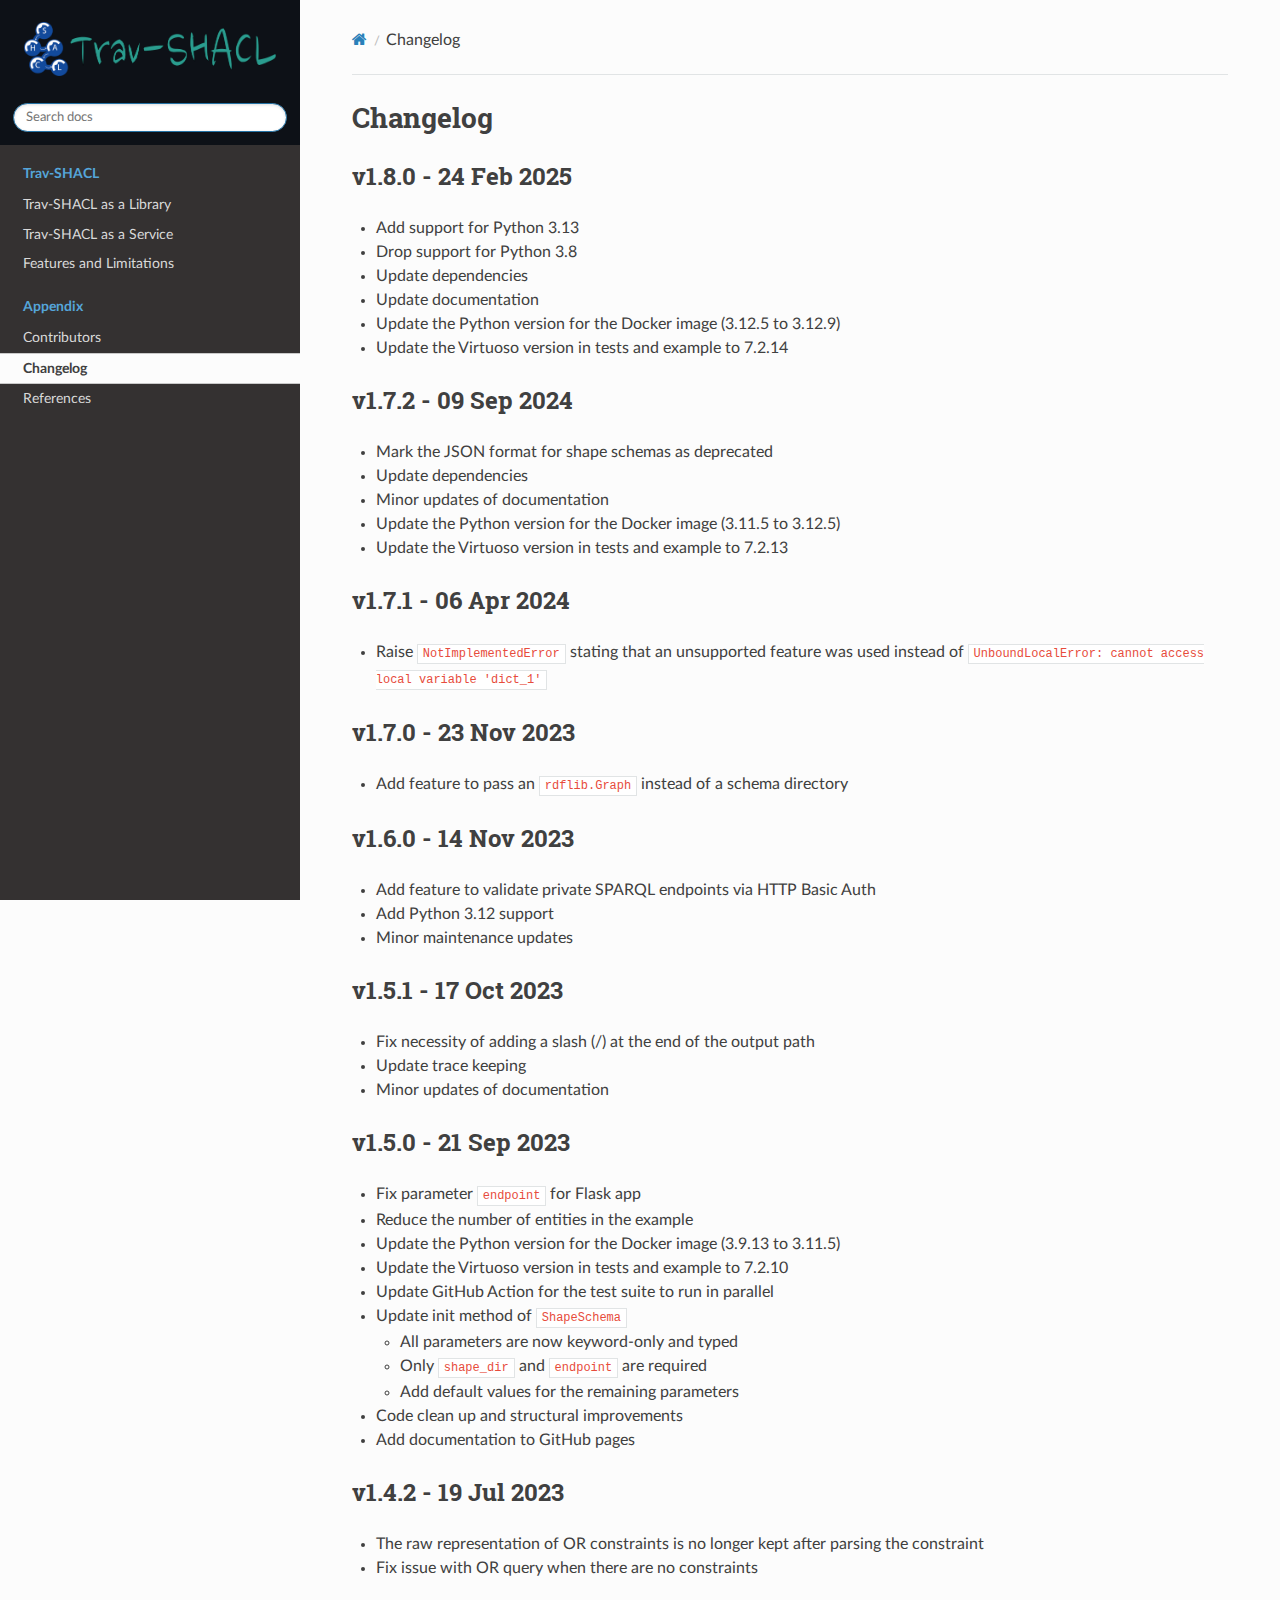
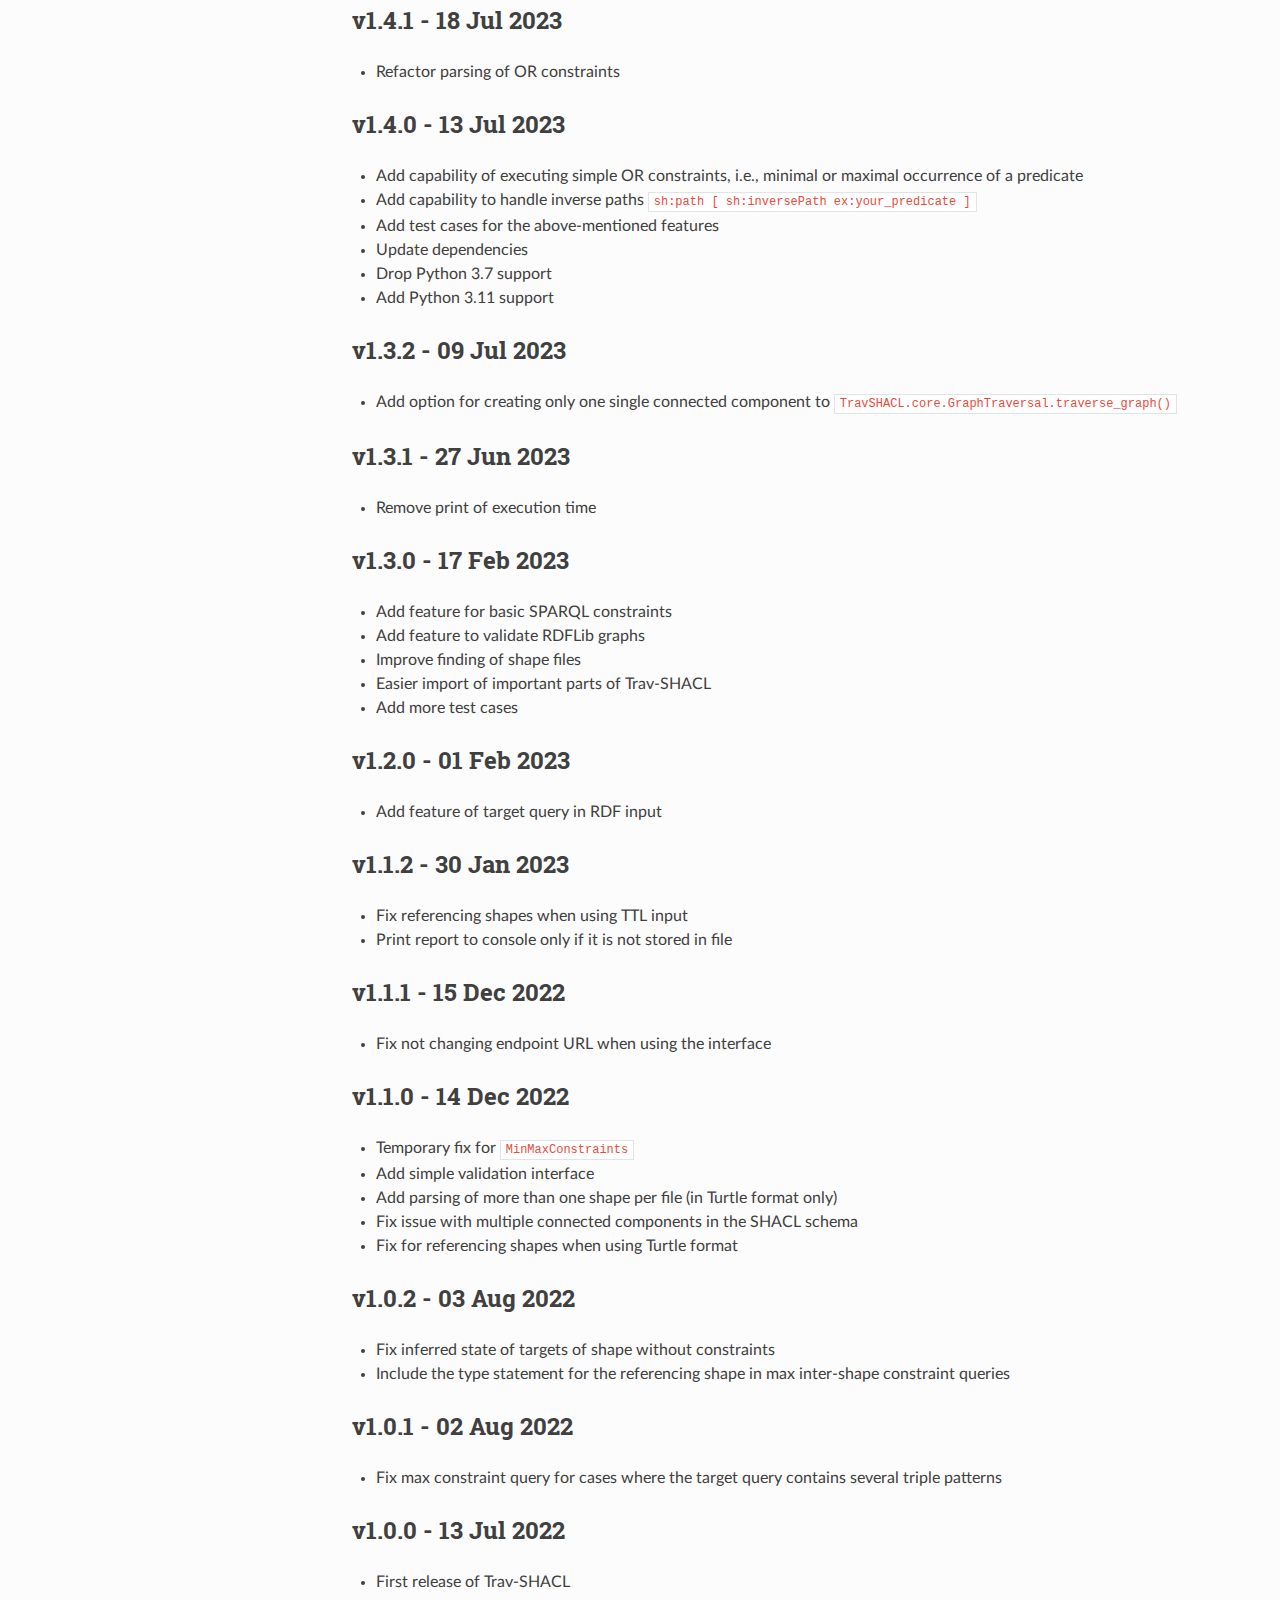
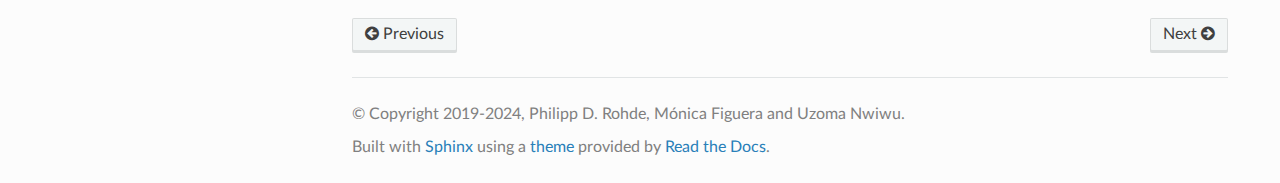
<file: changelog.html>
<!DOCTYPE html>
<html class="writer-html5" lang="en" data-content_root="./">
<head>
  <meta charset="utf-8" /><meta name="viewport" content="width=device-width, initial-scale=1" />

  <meta name="viewport" content="width=device-width, initial-scale=1.0" />
  <title>Changelog &mdash; Trav-SHACL 1.8.0 documentation</title>
      <link rel="stylesheet" type="text/css" href="_static/pygments.css?v=03e43079" />
      <link rel="stylesheet" type="text/css" href="_static/css/theme.css?v=e59714d7" />
      <link rel="stylesheet" type="text/css" href="_static/css/custom.css?v=aa353e79" />

  
      <script src="_static/jquery.js?v=5d32c60e"></script>
      <script src="_static/_sphinx_javascript_frameworks_compat.js?v=2cd50e6c"></script>
      <script src="_static/documentation_options.js?v=371fd5e7"></script>
      <script src="_static/doctools.js?v=9bcbadda"></script>
      <script src="_static/sphinx_highlight.js?v=dc90522c"></script>
    <script src="_static/js/theme.js"></script>
    <link rel="index" title="Index" href="genindex.html" />
    <link rel="search" title="Search" href="search.html" />
    <link rel="next" title="References" href="references.html" />
    <link rel="prev" title="Contributors" href="contributors.html" /> 
</head>

<body class="wy-body-for-nav"> 
  <div class="wy-grid-for-nav">
    <nav data-toggle="wy-nav-shift" class="wy-nav-side">
      <div class="wy-side-scroll">
        <div class="wy-side-nav-search" >

          
          
          <a href="index.html">
            
              <img src="_static/logo.png" class="logo" alt="Logo"/>
          </a>
<div role="search">
  <form id="rtd-search-form" class="wy-form" action="search.html" method="get">
    <input type="text" name="q" placeholder="Search docs" aria-label="Search docs" />
    <input type="hidden" name="check_keywords" value="yes" />
    <input type="hidden" name="area" value="default" />
  </form>
</div>
        </div><div class="wy-menu wy-menu-vertical" data-spy="affix" role="navigation" aria-label="Navigation menu">
              <p class="caption" role="heading"><span class="caption-text">Trav-SHACL</span></p>
<ul>
<li class="toctree-l1"><a class="reference internal" href="library.html">Trav-SHACL as a Library</a></li>
<li class="toctree-l1"><a class="reference internal" href="service.html">Trav-SHACL as a Service</a></li>
<li class="toctree-l1"><a class="reference internal" href="feature.html">Features and Limitations</a></li>
</ul>
<p class="caption" role="heading"><span class="caption-text">Appendix</span></p>
<ul class="current">
<li class="toctree-l1"><a class="reference internal" href="contributors.html">Contributors</a></li>
<li class="toctree-l1 current"><a class="current reference internal" href="#">Changelog</a><ul class="simple">
</ul>
</li>
<li class="toctree-l1"><a class="reference internal" href="references.html">References</a></li>
</ul>

        </div>
      </div>
    </nav>

    <section data-toggle="wy-nav-shift" class="wy-nav-content-wrap"><nav class="wy-nav-top" aria-label="Mobile navigation menu" >
          <i data-toggle="wy-nav-top" class="fa fa-bars"></i>
          <a href="index.html">Trav-SHACL</a>
      </nav>

      <div class="wy-nav-content">
        <div class="rst-content">
          <div role="navigation" aria-label="Page navigation">
  <ul class="wy-breadcrumbs">
      <li><a href="index.html" class="icon icon-home" aria-label="Home"></a></li>
      <li class="breadcrumb-item active">Changelog</li>
      <li class="wy-breadcrumbs-aside">
      </li>
  </ul>
  <hr/>
</div>
          <div role="main" class="document" itemscope="itemscope" itemtype="http://schema.org/Article">
           <div itemprop="articleBody">
             
  <section id="changelog">
<h1>Changelog<a class="headerlink" href="#changelog" title="Link to this heading"></a></h1>
<div class="toctree-wrapper compound">
</div>
<section id="v1-8-0-24-feb-2025">
<h2>v1.8.0 - 24 Feb 2025<a class="headerlink" href="#v1-8-0-24-feb-2025" title="Link to this heading"></a></h2>
<ul class="simple">
<li><p>Add support for Python 3.13</p></li>
<li><p>Drop support for Python 3.8</p></li>
<li><p>Update dependencies</p></li>
<li><p>Update documentation</p></li>
<li><p>Update the Python version for the Docker image (3.12.5 to 3.12.9)</p></li>
<li><p>Update the Virtuoso version in tests and example to 7.2.14</p></li>
</ul>
</section>
<section id="v1-7-2-09-sep-2024">
<h2>v1.7.2 - 09 Sep 2024<a class="headerlink" href="#v1-7-2-09-sep-2024" title="Link to this heading"></a></h2>
<ul class="simple">
<li><p>Mark the JSON format for shape schemas as deprecated</p></li>
<li><p>Update dependencies</p></li>
<li><p>Minor updates of documentation</p></li>
<li><p>Update the Python version for the Docker image (3.11.5 to 3.12.5)</p></li>
<li><p>Update the Virtuoso version in tests and example to 7.2.13</p></li>
</ul>
</section>
<section id="v1-7-1-06-apr-2024">
<h2>v1.7.1 - 06 Apr 2024<a class="headerlink" href="#v1-7-1-06-apr-2024" title="Link to this heading"></a></h2>
<ul class="simple">
<li><p>Raise <code class="docutils literal notranslate"><span class="pre">NotImplementedError</span></code> stating that an unsupported feature was used instead of <code class="docutils literal notranslate"><span class="pre">UnboundLocalError:</span> <span class="pre">cannot</span> <span class="pre">access</span> <span class="pre">local</span> <span class="pre">variable</span> <span class="pre">'dict_1'</span></code></p></li>
</ul>
</section>
<section id="v1-7-0-23-nov-2023">
<h2>v1.7.0 - 23 Nov 2023<a class="headerlink" href="#v1-7-0-23-nov-2023" title="Link to this heading"></a></h2>
<ul class="simple">
<li><p>Add feature to pass an <code class="docutils literal notranslate"><span class="pre">rdflib.Graph</span></code> instead of a schema directory</p></li>
</ul>
</section>
<section id="v1-6-0-14-nov-2023">
<h2>v1.6.0 - 14 Nov 2023<a class="headerlink" href="#v1-6-0-14-nov-2023" title="Link to this heading"></a></h2>
<ul class="simple">
<li><p>Add feature to validate private SPARQL endpoints via HTTP Basic Auth</p></li>
<li><p>Add Python 3.12 support</p></li>
<li><p>Minor maintenance updates</p></li>
</ul>
</section>
<section id="v1-5-1-17-oct-2023">
<h2>v1.5.1 - 17 Oct 2023<a class="headerlink" href="#v1-5-1-17-oct-2023" title="Link to this heading"></a></h2>
<ul class="simple">
<li><p>Fix necessity of adding a slash (/) at the end of the output path</p></li>
<li><p>Update trace keeping</p></li>
<li><p>Minor updates of documentation</p></li>
</ul>
</section>
<section id="v1-5-0-21-sep-2023">
<h2>v1.5.0 - 21 Sep 2023<a class="headerlink" href="#v1-5-0-21-sep-2023" title="Link to this heading"></a></h2>
<ul class="simple">
<li><p>Fix parameter <code class="docutils literal notranslate"><span class="pre">endpoint</span></code> for Flask app</p></li>
<li><p>Reduce the number of entities in the example</p></li>
<li><p>Update the Python version for the Docker image (3.9.13 to 3.11.5)</p></li>
<li><p>Update the Virtuoso version in tests and example to 7.2.10</p></li>
<li><p>Update GitHub Action for the test suite to run in parallel</p></li>
<li><p>Update init method of <code class="docutils literal notranslate"><span class="pre">ShapeSchema</span></code></p>
<ul>
<li><p>All parameters are now keyword-only and typed</p></li>
<li><p>Only <code class="docutils literal notranslate"><span class="pre">shape_dir</span></code> and <code class="docutils literal notranslate"><span class="pre">endpoint</span></code> are required</p></li>
<li><p>Add default values for the remaining parameters</p></li>
</ul>
</li>
<li><p>Code clean up and structural improvements</p></li>
<li><p>Add documentation to GitHub pages</p></li>
</ul>
</section>
<section id="v1-4-2-19-jul-2023">
<h2>v1.4.2 - 19 Jul 2023<a class="headerlink" href="#v1-4-2-19-jul-2023" title="Link to this heading"></a></h2>
<ul class="simple">
<li><p>The raw representation of OR constraints is no longer kept after parsing the constraint</p></li>
<li><p>Fix issue with OR query when there are no constraints</p></li>
</ul>
</section>
<section id="v1-4-1-18-jul-2023">
<h2>v1.4.1 - 18 Jul 2023<a class="headerlink" href="#v1-4-1-18-jul-2023" title="Link to this heading"></a></h2>
<ul class="simple">
<li><p>Refactor parsing of OR constraints</p></li>
</ul>
</section>
<section id="v1-4-0-13-jul-2023">
<h2>v1.4.0 - 13 Jul 2023<a class="headerlink" href="#v1-4-0-13-jul-2023" title="Link to this heading"></a></h2>
<ul class="simple">
<li><p>Add capability of executing simple OR constraints, i.e., minimal or maximal occurrence of a predicate</p></li>
<li><p>Add capability to handle inverse paths <code class="docutils literal notranslate"><span class="pre">sh:path</span> <span class="pre">[</span> <span class="pre">sh:inversePath</span> <span class="pre">ex:your_predicate</span> <span class="pre">]</span></code></p></li>
<li><p>Add test cases for the above-mentioned features</p></li>
<li><p>Update dependencies</p></li>
<li><p>Drop Python 3.7 support</p></li>
<li><p>Add Python 3.11 support</p></li>
</ul>
</section>
<section id="v1-3-2-09-jul-2023">
<h2>v1.3.2 - 09 Jul 2023<a class="headerlink" href="#v1-3-2-09-jul-2023" title="Link to this heading"></a></h2>
<ul class="simple">
<li><p>Add option for creating only one single connected component to <code class="docutils literal notranslate"><span class="pre">TravSHACL.core.GraphTraversal.traverse_graph()</span></code></p></li>
</ul>
</section>
<section id="v1-3-1-27-jun-2023">
<h2>v1.3.1 - 27 Jun 2023<a class="headerlink" href="#v1-3-1-27-jun-2023" title="Link to this heading"></a></h2>
<ul class="simple">
<li><p>Remove print of execution time</p></li>
</ul>
</section>
<section id="v1-3-0-17-feb-2023">
<h2>v1.3.0 - 17 Feb 2023<a class="headerlink" href="#v1-3-0-17-feb-2023" title="Link to this heading"></a></h2>
<ul class="simple">
<li><p>Add feature for basic SPARQL constraints</p></li>
<li><p>Add feature to validate RDFLib graphs</p></li>
<li><p>Improve finding of shape files</p></li>
<li><p>Easier import of important parts of Trav-SHACL</p></li>
<li><p>Add more test cases</p></li>
</ul>
</section>
<section id="v1-2-0-01-feb-2023">
<h2>v1.2.0 - 01 Feb 2023<a class="headerlink" href="#v1-2-0-01-feb-2023" title="Link to this heading"></a></h2>
<ul class="simple">
<li><p>Add feature of target query in RDF input</p></li>
</ul>
</section>
<section id="v1-1-2-30-jan-2023">
<h2>v1.1.2 - 30 Jan 2023<a class="headerlink" href="#v1-1-2-30-jan-2023" title="Link to this heading"></a></h2>
<ul class="simple">
<li><p>Fix referencing shapes when using TTL input</p></li>
<li><p>Print report to console only if it is not stored in file</p></li>
</ul>
</section>
<section id="v1-1-1-15-dec-2022">
<h2>v1.1.1 - 15 Dec 2022<a class="headerlink" href="#v1-1-1-15-dec-2022" title="Link to this heading"></a></h2>
<ul class="simple">
<li><p>Fix not changing endpoint URL when using the interface</p></li>
</ul>
</section>
<section id="v1-1-0-14-dec-2022">
<h2>v1.1.0 - 14 Dec 2022<a class="headerlink" href="#v1-1-0-14-dec-2022" title="Link to this heading"></a></h2>
<ul class="simple">
<li><p>Temporary fix for <code class="docutils literal notranslate"><span class="pre">MinMaxConstraints</span></code></p></li>
<li><p>Add simple validation interface</p></li>
<li><p>Add parsing of more than one shape per file (in Turtle format only)</p></li>
<li><p>Fix issue with multiple connected components in the SHACL schema</p></li>
<li><p>Fix for referencing shapes when using Turtle format</p></li>
</ul>
</section>
<section id="v1-0-2-03-aug-2022">
<h2>v1.0.2 - 03 Aug 2022<a class="headerlink" href="#v1-0-2-03-aug-2022" title="Link to this heading"></a></h2>
<ul class="simple">
<li><p>Fix inferred state of targets of shape without constraints</p></li>
<li><p>Include the type statement for the referencing shape in max inter-shape constraint queries</p></li>
</ul>
</section>
<section id="v1-0-1-02-aug-2022">
<h2>v1.0.1 - 02 Aug 2022<a class="headerlink" href="#v1-0-1-02-aug-2022" title="Link to this heading"></a></h2>
<ul class="simple">
<li><p>Fix max constraint query for cases where the target query contains several triple patterns</p></li>
</ul>
</section>
<section id="v1-0-0-13-jul-2022">
<h2>v1.0.0 - 13 Jul 2022<a class="headerlink" href="#v1-0-0-13-jul-2022" title="Link to this heading"></a></h2>
<ul class="simple">
<li><p>First release of Trav-SHACL</p></li>
</ul>
</section>
</section>


           </div>
          </div>
          <footer><div class="rst-footer-buttons" role="navigation" aria-label="Footer">
        <a href="contributors.html" class="btn btn-neutral float-left" title="Contributors" accesskey="p" rel="prev"><span class="fa fa-arrow-circle-left" aria-hidden="true"></span> Previous</a>
        <a href="references.html" class="btn btn-neutral float-right" title="References" accesskey="n" rel="next">Next <span class="fa fa-arrow-circle-right" aria-hidden="true"></span></a>
    </div>

  <hr/>

  <div role="contentinfo">
    <p>&#169; Copyright 2019-2024, Philipp D. Rohde, Mónica Figuera and Uzoma Nwiwu.</p>
  </div>

  Built with <a href="https://www.sphinx-doc.org/">Sphinx</a> using a
    <a href="https://github.com/readthedocs/sphinx_rtd_theme">theme</a>
    provided by <a href="https://readthedocs.org">Read the Docs</a>.
   

</footer>
        </div>
      </div>
    </section>
  </div>
  <script>
      jQuery(function () {
          SphinxRtdTheme.Navigation.enable(true);
      });
  </script> 

</body>
</html>
</file>
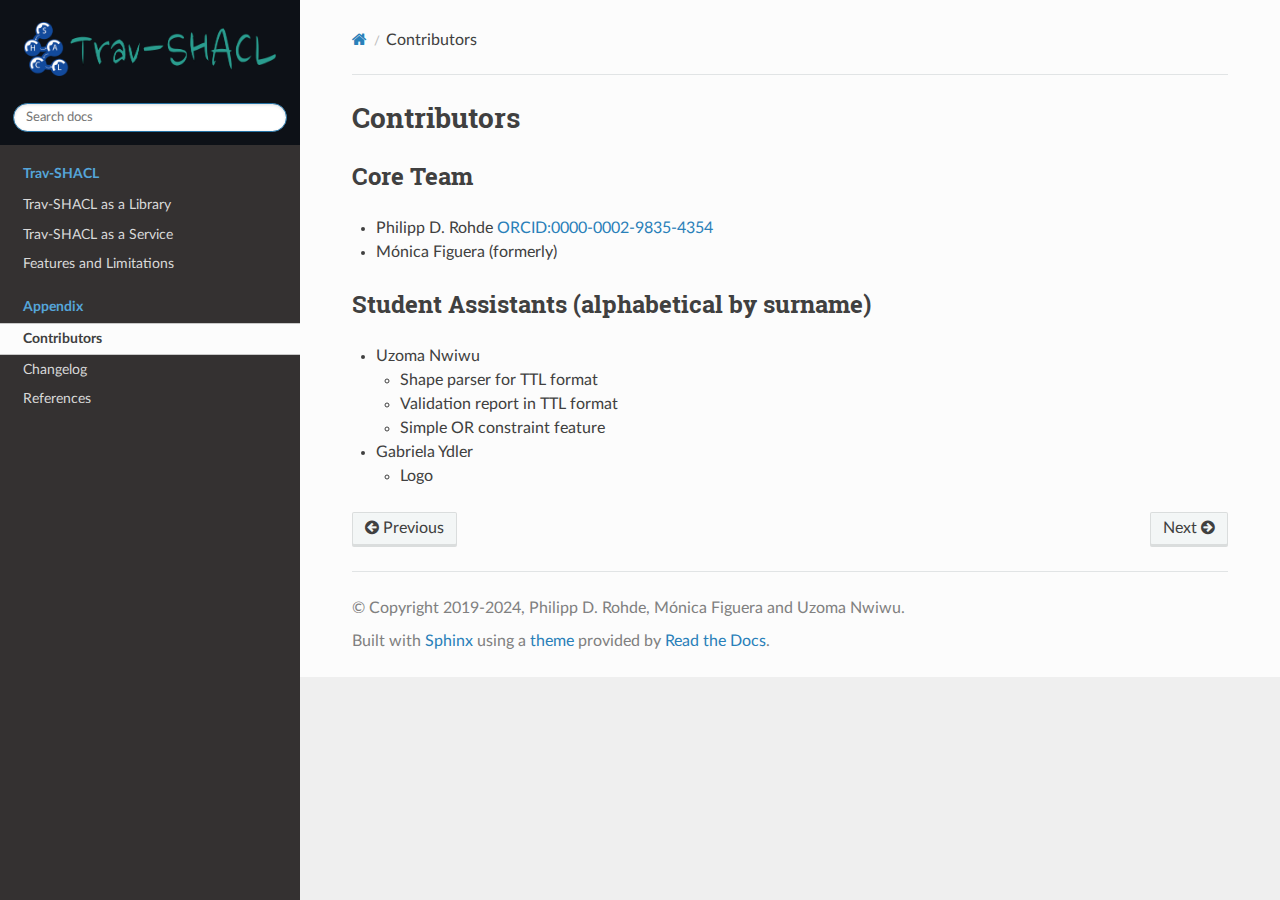
<file: contributors.html>
<!DOCTYPE html>
<html class="writer-html5" lang="en" data-content_root="./">
<head>
  <meta charset="utf-8" /><meta name="viewport" content="width=device-width, initial-scale=1" />

  <meta name="viewport" content="width=device-width, initial-scale=1.0" />
  <title>Contributors &mdash; Trav-SHACL 1.8.0 documentation</title>
      <link rel="stylesheet" type="text/css" href="_static/pygments.css?v=03e43079" />
      <link rel="stylesheet" type="text/css" href="_static/css/theme.css?v=e59714d7" />
      <link rel="stylesheet" type="text/css" href="_static/css/custom.css?v=aa353e79" />

  
      <script src="_static/jquery.js?v=5d32c60e"></script>
      <script src="_static/_sphinx_javascript_frameworks_compat.js?v=2cd50e6c"></script>
      <script src="_static/documentation_options.js?v=371fd5e7"></script>
      <script src="_static/doctools.js?v=9bcbadda"></script>
      <script src="_static/sphinx_highlight.js?v=dc90522c"></script>
    <script src="_static/js/theme.js"></script>
    <link rel="index" title="Index" href="genindex.html" />
    <link rel="search" title="Search" href="search.html" />
    <link rel="next" title="Changelog" href="changelog.html" />
    <link rel="prev" title="Features and Limitations" href="feature.html" /> 
</head>

<body class="wy-body-for-nav"> 
  <div class="wy-grid-for-nav">
    <nav data-toggle="wy-nav-shift" class="wy-nav-side">
      <div class="wy-side-scroll">
        <div class="wy-side-nav-search" >

          
          
          <a href="index.html">
            
              <img src="_static/logo.png" class="logo" alt="Logo"/>
          </a>
<div role="search">
  <form id="rtd-search-form" class="wy-form" action="search.html" method="get">
    <input type="text" name="q" placeholder="Search docs" aria-label="Search docs" />
    <input type="hidden" name="check_keywords" value="yes" />
    <input type="hidden" name="area" value="default" />
  </form>
</div>
        </div><div class="wy-menu wy-menu-vertical" data-spy="affix" role="navigation" aria-label="Navigation menu">
              <p class="caption" role="heading"><span class="caption-text">Trav-SHACL</span></p>
<ul>
<li class="toctree-l1"><a class="reference internal" href="library.html">Trav-SHACL as a Library</a></li>
<li class="toctree-l1"><a class="reference internal" href="service.html">Trav-SHACL as a Service</a></li>
<li class="toctree-l1"><a class="reference internal" href="feature.html">Features and Limitations</a></li>
</ul>
<p class="caption" role="heading"><span class="caption-text">Appendix</span></p>
<ul class="current">
<li class="toctree-l1 current"><a class="current reference internal" href="#">Contributors</a><ul class="simple">
</ul>
</li>
<li class="toctree-l1"><a class="reference internal" href="changelog.html">Changelog</a></li>
<li class="toctree-l1"><a class="reference internal" href="references.html">References</a></li>
</ul>

        </div>
      </div>
    </nav>

    <section data-toggle="wy-nav-shift" class="wy-nav-content-wrap"><nav class="wy-nav-top" aria-label="Mobile navigation menu" >
          <i data-toggle="wy-nav-top" class="fa fa-bars"></i>
          <a href="index.html">Trav-SHACL</a>
      </nav>

      <div class="wy-nav-content">
        <div class="rst-content">
          <div role="navigation" aria-label="Page navigation">
  <ul class="wy-breadcrumbs">
      <li><a href="index.html" class="icon icon-home" aria-label="Home"></a></li>
      <li class="breadcrumb-item active">Contributors</li>
      <li class="wy-breadcrumbs-aside">
      </li>
  </ul>
  <hr/>
</div>
          <div role="main" class="document" itemscope="itemscope" itemtype="http://schema.org/Article">
           <div itemprop="articleBody">
             
  <section id="contributors">
<h1>Contributors<a class="headerlink" href="#contributors" title="Link to this heading"></a></h1>
<div class="toctree-wrapper compound">
</div>
<section id="core-team">
<h2>Core Team<a class="headerlink" href="#core-team" title="Link to this heading"></a></h2>
<ul class="simple">
<li><p>Philipp D. Rohde <a class="reference external" href="https://orcid.org/0000-0002-9835-4354">ORCID:0000-0002-9835-4354</a></p></li>
<li><p>Mónica Figuera (formerly)</p></li>
</ul>
</section>
<section id="student-assistants-alphabetical-by-surname">
<h2>Student Assistants (alphabetical by surname)<a class="headerlink" href="#student-assistants-alphabetical-by-surname" title="Link to this heading"></a></h2>
<ul class="simple">
<li><p>Uzoma Nwiwu</p>
<ul>
<li><p>Shape parser for TTL format</p></li>
<li><p>Validation report in TTL format</p></li>
<li><p>Simple OR constraint feature</p></li>
</ul>
</li>
<li><p>Gabriela Ydler</p>
<ul>
<li><p>Logo</p></li>
</ul>
</li>
</ul>
</section>
</section>


           </div>
          </div>
          <footer><div class="rst-footer-buttons" role="navigation" aria-label="Footer">
        <a href="feature.html" class="btn btn-neutral float-left" title="Features and Limitations" accesskey="p" rel="prev"><span class="fa fa-arrow-circle-left" aria-hidden="true"></span> Previous</a>
        <a href="changelog.html" class="btn btn-neutral float-right" title="Changelog" accesskey="n" rel="next">Next <span class="fa fa-arrow-circle-right" aria-hidden="true"></span></a>
    </div>

  <hr/>

  <div role="contentinfo">
    <p>&#169; Copyright 2019-2024, Philipp D. Rohde, Mónica Figuera and Uzoma Nwiwu.</p>
  </div>

  Built with <a href="https://www.sphinx-doc.org/">Sphinx</a> using a
    <a href="https://github.com/readthedocs/sphinx_rtd_theme">theme</a>
    provided by <a href="https://readthedocs.org">Read the Docs</a>.
   

</footer>
        </div>
      </div>
    </section>
  </div>
  <script>
      jQuery(function () {
          SphinxRtdTheme.Navigation.enable(true);
      });
  </script> 

</body>
</html>
</file>
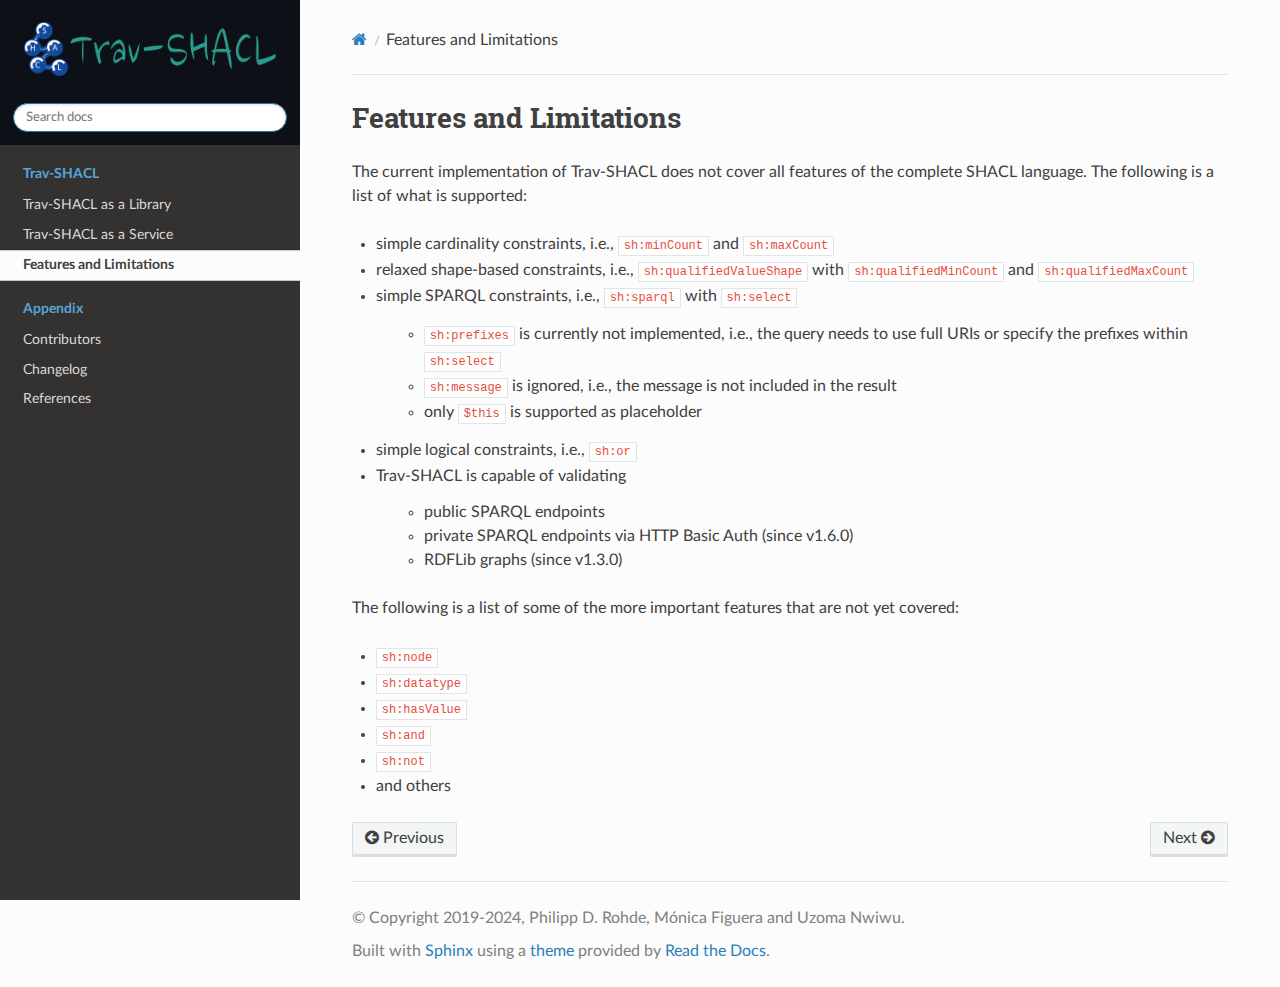
<file: feature.html>
<!DOCTYPE html>
<html class="writer-html5" lang="en" data-content_root="./">
<head>
  <meta charset="utf-8" /><meta name="viewport" content="width=device-width, initial-scale=1" />

  <meta name="viewport" content="width=device-width, initial-scale=1.0" />
  <title>Features and Limitations &mdash; Trav-SHACL 1.8.0 documentation</title>
      <link rel="stylesheet" type="text/css" href="_static/pygments.css?v=03e43079" />
      <link rel="stylesheet" type="text/css" href="_static/css/theme.css?v=e59714d7" />
      <link rel="stylesheet" type="text/css" href="_static/css/custom.css?v=aa353e79" />

  
      <script src="_static/jquery.js?v=5d32c60e"></script>
      <script src="_static/_sphinx_javascript_frameworks_compat.js?v=2cd50e6c"></script>
      <script src="_static/documentation_options.js?v=371fd5e7"></script>
      <script src="_static/doctools.js?v=9bcbadda"></script>
      <script src="_static/sphinx_highlight.js?v=dc90522c"></script>
    <script src="_static/js/theme.js"></script>
    <link rel="index" title="Index" href="genindex.html" />
    <link rel="search" title="Search" href="search.html" />
    <link rel="next" title="Contributors" href="contributors.html" />
    <link rel="prev" title="Trav-SHACL as a Service" href="service.html" /> 
</head>

<body class="wy-body-for-nav"> 
  <div class="wy-grid-for-nav">
    <nav data-toggle="wy-nav-shift" class="wy-nav-side">
      <div class="wy-side-scroll">
        <div class="wy-side-nav-search" >

          
          
          <a href="index.html">
            
              <img src="_static/logo.png" class="logo" alt="Logo"/>
          </a>
<div role="search">
  <form id="rtd-search-form" class="wy-form" action="search.html" method="get">
    <input type="text" name="q" placeholder="Search docs" aria-label="Search docs" />
    <input type="hidden" name="check_keywords" value="yes" />
    <input type="hidden" name="area" value="default" />
  </form>
</div>
        </div><div class="wy-menu wy-menu-vertical" data-spy="affix" role="navigation" aria-label="Navigation menu">
              <p class="caption" role="heading"><span class="caption-text">Trav-SHACL</span></p>
<ul class="current">
<li class="toctree-l1"><a class="reference internal" href="library.html">Trav-SHACL as a Library</a></li>
<li class="toctree-l1"><a class="reference internal" href="service.html">Trav-SHACL as a Service</a></li>
<li class="toctree-l1 current"><a class="current reference internal" href="#">Features and Limitations</a></li>
</ul>
<p class="caption" role="heading"><span class="caption-text">Appendix</span></p>
<ul>
<li class="toctree-l1"><a class="reference internal" href="contributors.html">Contributors</a></li>
<li class="toctree-l1"><a class="reference internal" href="changelog.html">Changelog</a></li>
<li class="toctree-l1"><a class="reference internal" href="references.html">References</a></li>
</ul>

        </div>
      </div>
    </nav>

    <section data-toggle="wy-nav-shift" class="wy-nav-content-wrap"><nav class="wy-nav-top" aria-label="Mobile navigation menu" >
          <i data-toggle="wy-nav-top" class="fa fa-bars"></i>
          <a href="index.html">Trav-SHACL</a>
      </nav>

      <div class="wy-nav-content">
        <div class="rst-content">
          <div role="navigation" aria-label="Page navigation">
  <ul class="wy-breadcrumbs">
      <li><a href="index.html" class="icon icon-home" aria-label="Home"></a></li>
      <li class="breadcrumb-item active">Features and Limitations</li>
      <li class="wy-breadcrumbs-aside">
      </li>
  </ul>
  <hr/>
</div>
          <div role="main" class="document" itemscope="itemscope" itemtype="http://schema.org/Article">
           <div itemprop="articleBody">
             
  <section id="features-and-limitations">
<h1>Features and Limitations<a class="headerlink" href="#features-and-limitations" title="Link to this heading"></a></h1>
<p>The current implementation of Trav-SHACL does not cover all features of the complete SHACL language.
The following is a list of what is supported:</p>
<ul>
<li><p>simple cardinality constraints, i.e., <code class="docutils literal notranslate"><span class="pre">sh:minCount</span></code> and <code class="docutils literal notranslate"><span class="pre">sh:maxCount</span></code></p></li>
<li><p>relaxed shape-based constraints, i.e., <code class="docutils literal notranslate"><span class="pre">sh:qualifiedValueShape</span></code> with <code class="docutils literal notranslate"><span class="pre">sh:qualifiedMinCount</span></code> and <code class="docutils literal notranslate"><span class="pre">sh:qualifiedMaxCount</span></code></p></li>
<li><p>simple SPARQL constraints, i.e., <code class="docutils literal notranslate"><span class="pre">sh:sparql</span></code> with <code class="docutils literal notranslate"><span class="pre">sh:select</span></code></p>
<blockquote>
<div><ul class="simple">
<li><p><code class="docutils literal notranslate"><span class="pre">sh:prefixes</span></code> is currently not implemented, i.e., the query needs to use full URIs or specify the prefixes within <code class="docutils literal notranslate"><span class="pre">sh:select</span></code></p></li>
<li><p><code class="docutils literal notranslate"><span class="pre">sh:message</span></code> is ignored, i.e., the message is not included in the result</p></li>
<li><p>only <code class="docutils literal notranslate"><span class="pre">$this</span></code> is supported as placeholder</p></li>
</ul>
</div></blockquote>
</li>
<li><p>simple logical constraints, i.e., <code class="docutils literal notranslate"><span class="pre">sh:or</span></code></p></li>
<li><p>Trav-SHACL is capable of validating</p>
<blockquote>
<div><ul class="simple">
<li><p>public SPARQL endpoints</p></li>
<li><p>private SPARQL endpoints via HTTP Basic Auth (since v1.6.0)</p></li>
<li><p>RDFLib graphs (since v1.3.0)</p></li>
</ul>
</div></blockquote>
</li>
</ul>
<p>The following is a list of some of the more important features that are not yet covered:</p>
<ul class="simple">
<li><p><code class="docutils literal notranslate"><span class="pre">sh:node</span></code></p></li>
<li><p><code class="docutils literal notranslate"><span class="pre">sh:datatype</span></code></p></li>
<li><p><code class="docutils literal notranslate"><span class="pre">sh:hasValue</span></code></p></li>
<li><p><code class="docutils literal notranslate"><span class="pre">sh:and</span></code></p></li>
<li><p><code class="docutils literal notranslate"><span class="pre">sh:not</span></code></p></li>
<li><p>and others</p></li>
</ul>
</section>


           </div>
          </div>
          <footer><div class="rst-footer-buttons" role="navigation" aria-label="Footer">
        <a href="service.html" class="btn btn-neutral float-left" title="Trav-SHACL as a Service" accesskey="p" rel="prev"><span class="fa fa-arrow-circle-left" aria-hidden="true"></span> Previous</a>
        <a href="contributors.html" class="btn btn-neutral float-right" title="Contributors" accesskey="n" rel="next">Next <span class="fa fa-arrow-circle-right" aria-hidden="true"></span></a>
    </div>

  <hr/>

  <div role="contentinfo">
    <p>&#169; Copyright 2019-2024, Philipp D. Rohde, Mónica Figuera and Uzoma Nwiwu.</p>
  </div>

  Built with <a href="https://www.sphinx-doc.org/">Sphinx</a> using a
    <a href="https://github.com/readthedocs/sphinx_rtd_theme">theme</a>
    provided by <a href="https://readthedocs.org">Read the Docs</a>.
   

</footer>
        </div>
      </div>
    </section>
  </div>
  <script>
      jQuery(function () {
          SphinxRtdTheme.Navigation.enable(true);
      });
  </script> 

</body>
</html>
</file>
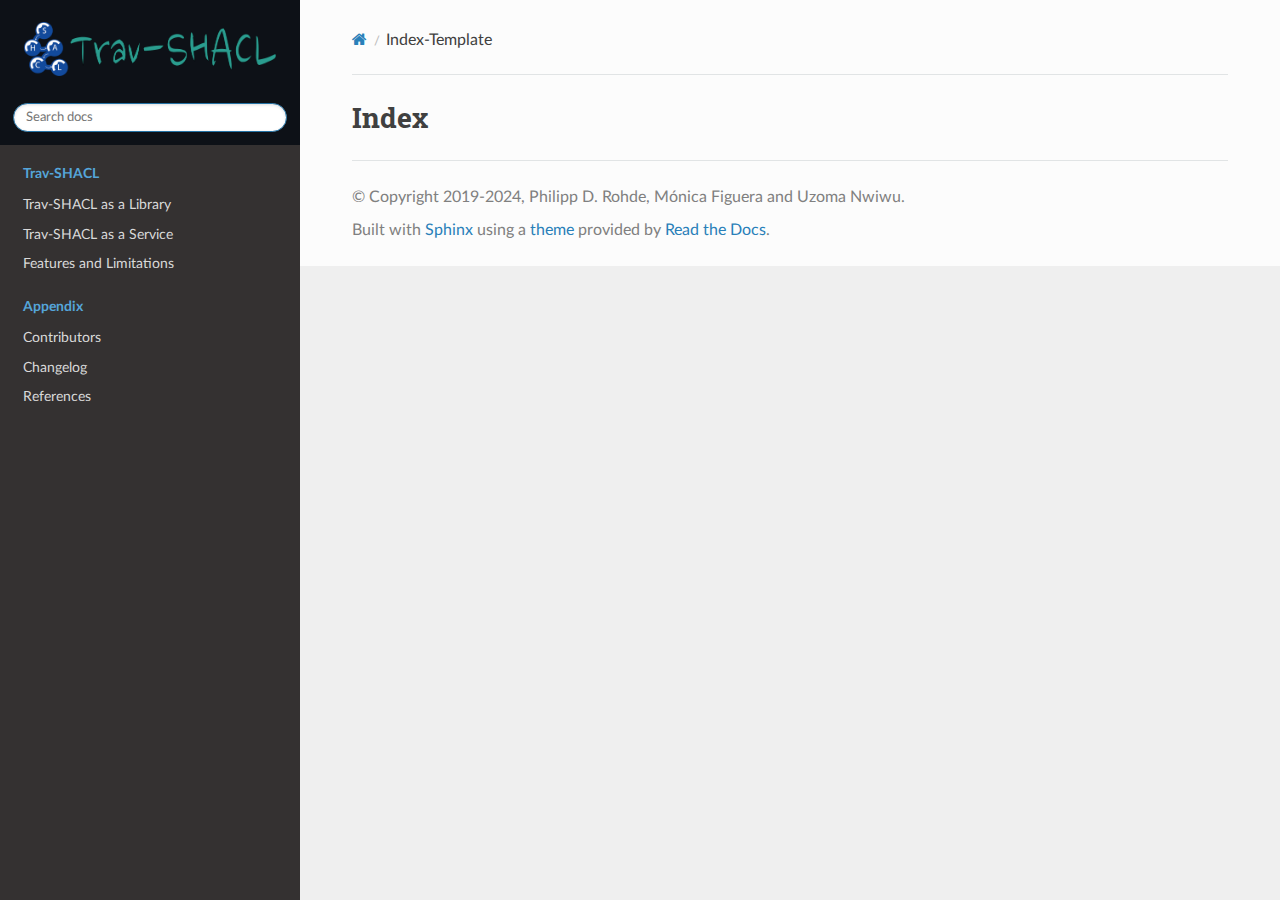
<file: genindex.html>
<!DOCTYPE html>
<html class="writer-html5" lang="en" data-content_root="./">
<head>
  <meta charset="utf-8" />
  <meta name="viewport" content="width=device-width, initial-scale=1.0" />
  <title>Index-Template &mdash; Trav-SHACL 1.8.0 documentation</title>
      <link rel="stylesheet" type="text/css" href="_static/pygments.css?v=03e43079" />
      <link rel="stylesheet" type="text/css" href="_static/css/theme.css?v=e59714d7" />
      <link rel="stylesheet" type="text/css" href="_static/css/custom.css?v=aa353e79" />

  
      <script src="_static/jquery.js?v=5d32c60e"></script>
      <script src="_static/_sphinx_javascript_frameworks_compat.js?v=2cd50e6c"></script>
      <script src="_static/documentation_options.js?v=371fd5e7"></script>
      <script src="_static/doctools.js?v=9bcbadda"></script>
      <script src="_static/sphinx_highlight.js?v=dc90522c"></script>
    <script src="_static/js/theme.js"></script>
    <link rel="index" title="Index" href="#" />
    <link rel="search" title="Search" href="search.html" /> 
</head>

<body class="wy-body-for-nav"> 
  <div class="wy-grid-for-nav">
    <nav data-toggle="wy-nav-shift" class="wy-nav-side">
      <div class="wy-side-scroll">
        <div class="wy-side-nav-search" >

          
          
          <a href="index.html">
            
              <img src="_static/logo.png" class="logo" alt="Logo"/>
          </a>
<div role="search">
  <form id="rtd-search-form" class="wy-form" action="search.html" method="get">
    <input type="text" name="q" placeholder="Search docs" aria-label="Search docs" />
    <input type="hidden" name="check_keywords" value="yes" />
    <input type="hidden" name="area" value="default" />
  </form>
</div>
        </div><div class="wy-menu wy-menu-vertical" data-spy="affix" role="navigation" aria-label="Navigation menu">
              <p class="caption" role="heading"><span class="caption-text">Trav-SHACL</span></p>
<ul>
<li class="toctree-l1"><a class="reference internal" href="library.html">Trav-SHACL as a Library</a></li>
<li class="toctree-l1"><a class="reference internal" href="service.html">Trav-SHACL as a Service</a></li>
<li class="toctree-l1"><a class="reference internal" href="feature.html">Features and Limitations</a></li>
</ul>
<p class="caption" role="heading"><span class="caption-text">Appendix</span></p>
<ul>
<li class="toctree-l1"><a class="reference internal" href="contributors.html">Contributors</a></li>
<li class="toctree-l1"><a class="reference internal" href="changelog.html">Changelog</a></li>
<li class="toctree-l1"><a class="reference internal" href="references.html">References</a></li>
</ul>

        </div>
      </div>
    </nav>

    <section data-toggle="wy-nav-shift" class="wy-nav-content-wrap"><nav class="wy-nav-top" aria-label="Mobile navigation menu" >
          <i data-toggle="wy-nav-top" class="fa fa-bars"></i>
          <a href="index.html">Trav-SHACL</a>
      </nav>

      <div class="wy-nav-content">
        <div class="rst-content">
          <div role="navigation" aria-label="Page navigation">
  <ul class="wy-breadcrumbs">
      <li><a href="index.html" class="icon icon-home" aria-label="Home"></a></li>
      <li class="breadcrumb-item active">Index-Template</li>
      <li class="wy-breadcrumbs-aside">
      </li>
  </ul>
  <hr/>
</div>
          <div role="main" class="document" itemscope="itemscope" itemtype="http://schema.org/Article">
           <div itemprop="articleBody">
             

<h1 id="index">Index</h1>

<div class="genindex-jumpbox">
 
</div>


           </div>
          </div>
          <footer>

  <hr/>

  <div role="contentinfo">
    <p>&#169; Copyright 2019-2024, Philipp D. Rohde, Mónica Figuera and Uzoma Nwiwu.</p>
  </div>

  Built with <a href="https://www.sphinx-doc.org/">Sphinx</a> using a
    <a href="https://github.com/readthedocs/sphinx_rtd_theme">theme</a>
    provided by <a href="https://readthedocs.org">Read the Docs</a>.
   

</footer>
        </div>
      </div>
    </section>
  </div>
  <script>
      jQuery(function () {
          SphinxRtdTheme.Navigation.enable(true);
      });
  </script> 

</body>
</html>
</file>
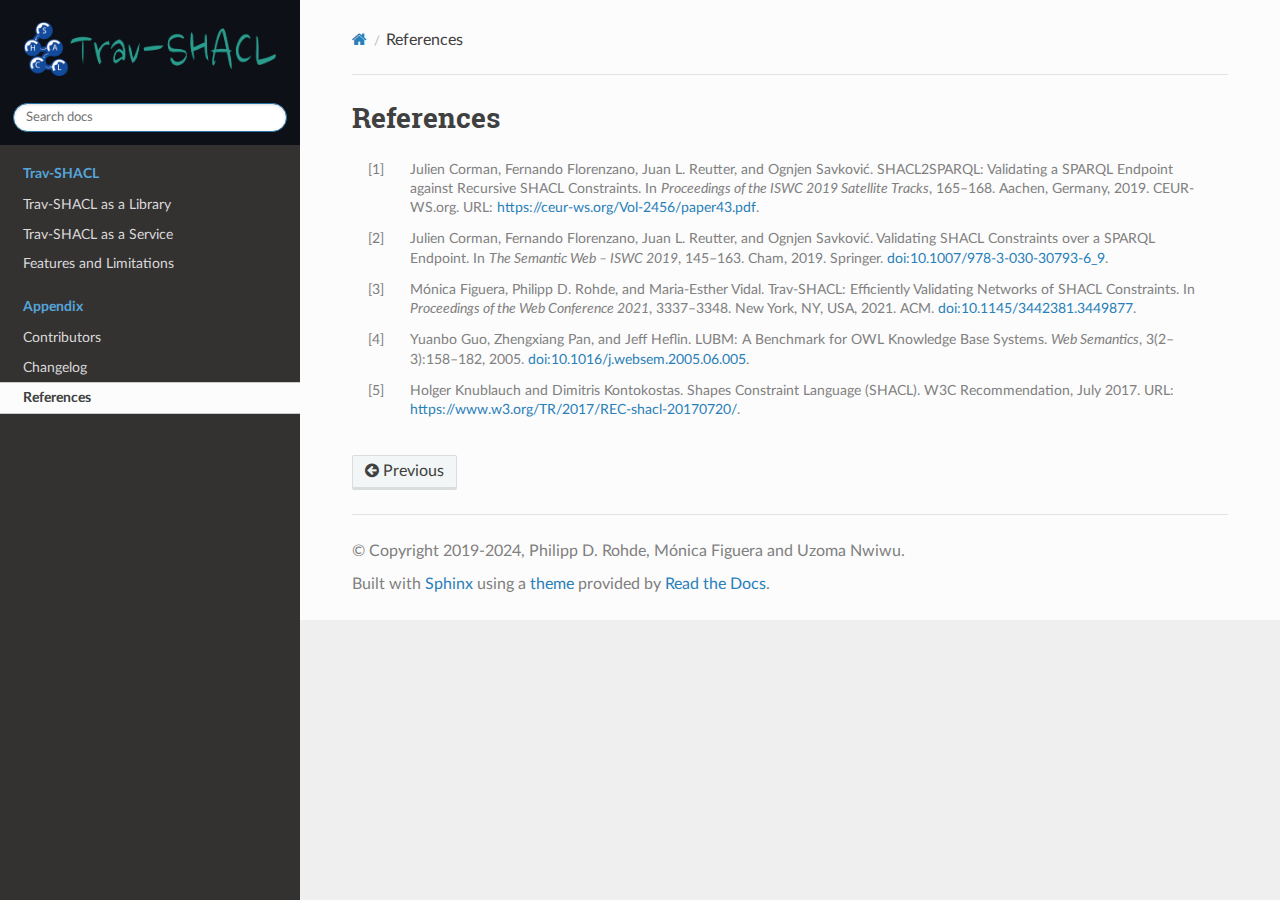
<file: references.html>
<!DOCTYPE html>
<html class="writer-html5" lang="en" data-content_root="./">
<head>
  <meta charset="utf-8" /><meta name="viewport" content="width=device-width, initial-scale=1" />

  <meta name="viewport" content="width=device-width, initial-scale=1.0" />
  <title>References &mdash; Trav-SHACL 1.8.0 documentation</title>
      <link rel="stylesheet" type="text/css" href="_static/pygments.css?v=03e43079" />
      <link rel="stylesheet" type="text/css" href="_static/css/theme.css?v=e59714d7" />
      <link rel="stylesheet" type="text/css" href="_static/css/custom.css?v=aa353e79" />

  
      <script src="_static/jquery.js?v=5d32c60e"></script>
      <script src="_static/_sphinx_javascript_frameworks_compat.js?v=2cd50e6c"></script>
      <script src="_static/documentation_options.js?v=371fd5e7"></script>
      <script src="_static/doctools.js?v=9bcbadda"></script>
      <script src="_static/sphinx_highlight.js?v=dc90522c"></script>
    <script src="_static/js/theme.js"></script>
    <link rel="index" title="Index" href="genindex.html" />
    <link rel="search" title="Search" href="search.html" />
    <link rel="prev" title="Changelog" href="changelog.html" /> 
</head>

<body class="wy-body-for-nav"> 
  <div class="wy-grid-for-nav">
    <nav data-toggle="wy-nav-shift" class="wy-nav-side">
      <div class="wy-side-scroll">
        <div class="wy-side-nav-search" >

          
          
          <a href="index.html">
            
              <img src="_static/logo.png" class="logo" alt="Logo"/>
          </a>
<div role="search">
  <form id="rtd-search-form" class="wy-form" action="search.html" method="get">
    <input type="text" name="q" placeholder="Search docs" aria-label="Search docs" />
    <input type="hidden" name="check_keywords" value="yes" />
    <input type="hidden" name="area" value="default" />
  </form>
</div>
        </div><div class="wy-menu wy-menu-vertical" data-spy="affix" role="navigation" aria-label="Navigation menu">
              <p class="caption" role="heading"><span class="caption-text">Trav-SHACL</span></p>
<ul>
<li class="toctree-l1"><a class="reference internal" href="library.html">Trav-SHACL as a Library</a></li>
<li class="toctree-l1"><a class="reference internal" href="service.html">Trav-SHACL as a Service</a></li>
<li class="toctree-l1"><a class="reference internal" href="feature.html">Features and Limitations</a></li>
</ul>
<p class="caption" role="heading"><span class="caption-text">Appendix</span></p>
<ul class="current">
<li class="toctree-l1"><a class="reference internal" href="contributors.html">Contributors</a></li>
<li class="toctree-l1"><a class="reference internal" href="changelog.html">Changelog</a></li>
<li class="toctree-l1 current"><a class="current reference internal" href="#">References</a></li>
</ul>

        </div>
      </div>
    </nav>

    <section data-toggle="wy-nav-shift" class="wy-nav-content-wrap"><nav class="wy-nav-top" aria-label="Mobile navigation menu" >
          <i data-toggle="wy-nav-top" class="fa fa-bars"></i>
          <a href="index.html">Trav-SHACL</a>
      </nav>

      <div class="wy-nav-content">
        <div class="rst-content">
          <div role="navigation" aria-label="Page navigation">
  <ul class="wy-breadcrumbs">
      <li><a href="index.html" class="icon icon-home" aria-label="Home"></a></li>
      <li class="breadcrumb-item active">References</li>
      <li class="wy-breadcrumbs-aside">
      </li>
  </ul>
  <hr/>
</div>
          <div role="main" class="document" itemscope="itemscope" itemtype="http://schema.org/Article">
           <div itemprop="articleBody">
             
  <section id="references">
<h1>References<a class="headerlink" href="#references" title="Link to this heading"></a></h1>
<div class="docutils container" id="id1">
<div role="list" class="citation-list">
<div class="citation" id="id4" role="doc-biblioentry">
<span class="label"><span class="fn-bracket">[</span>1<span class="fn-bracket">]</span></span>
<p>Julien Corman, Fernando Florenzano, Juan L. Reutter, and Ognjen Savković. SHACL2SPARQL: Validating a SPARQL Endpoint against Recursive SHACL Constraints. In <em>Proceedings of the ISWC 2019 Satellite Tracks</em>, 165–168. Aachen, Germany, 2019. CEUR-WS.org. URL: <a class="reference external" href="https://ceur-ws.org/Vol-2456/paper43.pdf">https://ceur-ws.org/Vol-2456/paper43.pdf</a>.</p>
</div>
<div class="citation" id="id3" role="doc-biblioentry">
<span class="label"><span class="fn-bracket">[</span>2<span class="fn-bracket">]</span></span>
<p>Julien Corman, Fernando Florenzano, Juan L. Reutter, and Ognjen Savković. Validating SHACL Constraints over a SPARQL Endpoint. In <em>The Semantic Web – ISWC 2019</em>, 145–163. Cham, 2019. Springer. <a class="reference external" href="https://doi.org/10.1007/978-3-030-30793-6_9">doi:10.1007/978-3-030-30793-6_9</a>.</p>
</div>
<div class="citation" id="id2" role="doc-biblioentry">
<span class="label"><span class="fn-bracket">[</span>3<span class="fn-bracket">]</span></span>
<p>Mónica Figuera, Philipp D. Rohde, and Maria-Esther Vidal. Trav-SHACL: Efficiently Validating Networks of SHACL Constraints. In <em>Proceedings of the Web Conference 2021</em>, 3337–3348. New York, NY, USA, 2021. ACM. <a class="reference external" href="https://doi.org/10.1145/3442381.3449877">doi:10.1145/3442381.3449877</a>.</p>
</div>
<div class="citation" id="id5" role="doc-biblioentry">
<span class="label"><span class="fn-bracket">[</span>4<span class="fn-bracket">]</span></span>
<p>Yuanbo Guo, Zhengxiang Pan, and Jeff Heflin. LUBM: A Benchmark for OWL Knowledge Base Systems. <em>Web Semantics</em>, 3(2–3):158–182, 2005. <a class="reference external" href="https://doi.org/10.1016/j.websem.2005.06.005">doi:10.1016/j.websem.2005.06.005</a>.</p>
</div>
<div class="citation" id="id6" role="doc-biblioentry">
<span class="label"><span class="fn-bracket">[</span>5<span class="fn-bracket">]</span></span>
<p>Holger Knublauch and Dimitris Kontokostas. Shapes Constraint Language (SHACL). W3C Recommendation, July 2017. URL: <a class="reference external" href="https://www.w3.org/TR/2017/REC-shacl-20170720/">https://www.w3.org/TR/2017/REC-shacl-20170720/</a>.</p>
</div>
</div>
</div>
</section>


           </div>
          </div>
          <footer><div class="rst-footer-buttons" role="navigation" aria-label="Footer">
        <a href="changelog.html" class="btn btn-neutral float-left" title="Changelog" accesskey="p" rel="prev"><span class="fa fa-arrow-circle-left" aria-hidden="true"></span> Previous</a>
    </div>

  <hr/>

  <div role="contentinfo">
    <p>&#169; Copyright 2019-2024, Philipp D. Rohde, Mónica Figuera and Uzoma Nwiwu.</p>
  </div>

  Built with <a href="https://www.sphinx-doc.org/">Sphinx</a> using a
    <a href="https://github.com/readthedocs/sphinx_rtd_theme">theme</a>
    provided by <a href="https://readthedocs.org">Read the Docs</a>.
   

</footer>
        </div>
      </div>
    </section>
  </div>
  <script>
      jQuery(function () {
          SphinxRtdTheme.Navigation.enable(true);
      });
  </script> 

</body>
</html>
</file>
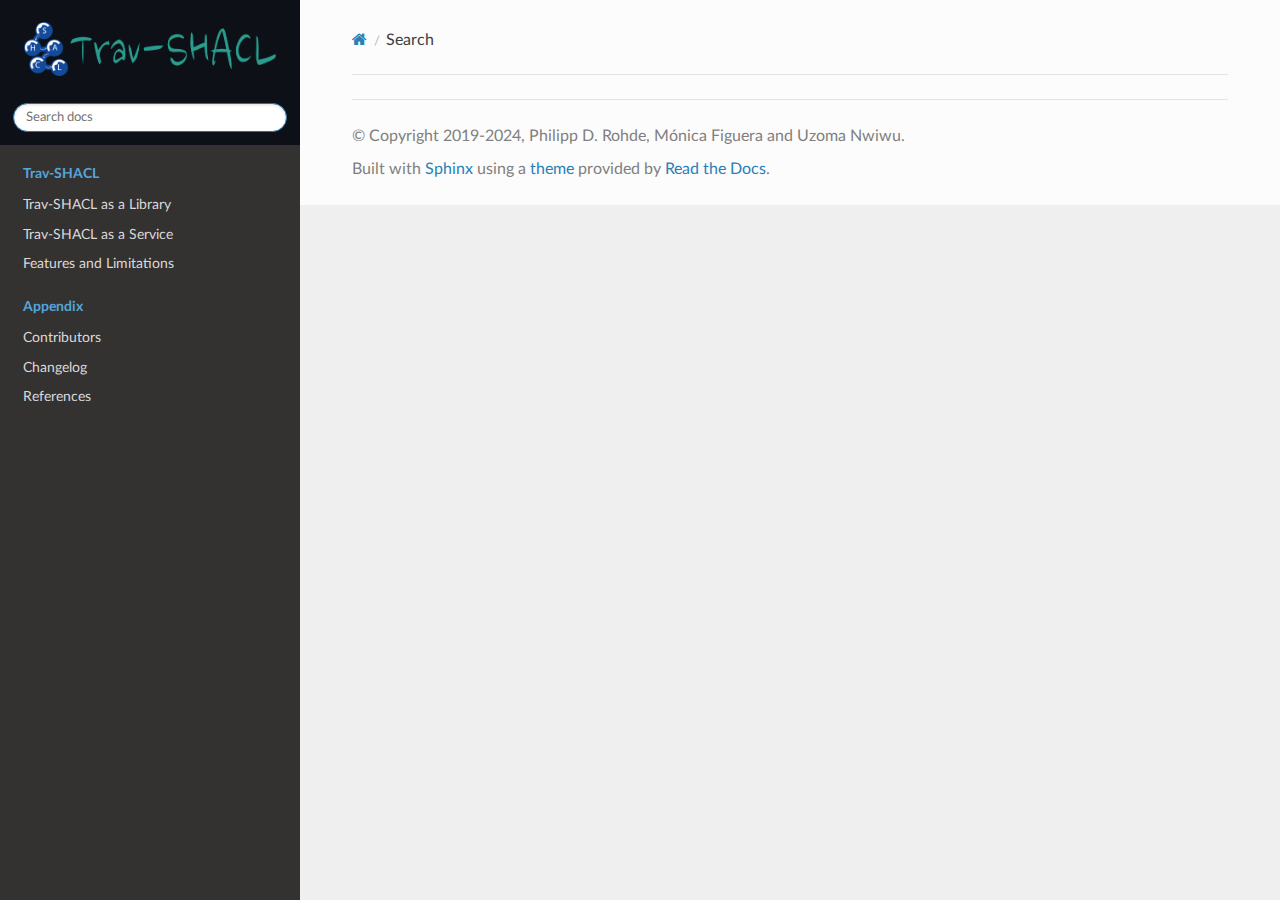
<file: search.html>
<!DOCTYPE html>
<html class="writer-html5" lang="en" data-content_root="./">
<head>
  <meta charset="utf-8" />
  <meta name="viewport" content="width=device-width, initial-scale=1.0" />
  <title>Search &mdash; Trav-SHACL 1.8.0 documentation</title>
      <link rel="stylesheet" type="text/css" href="_static/pygments.css?v=03e43079" />
      <link rel="stylesheet" type="text/css" href="_static/css/theme.css?v=e59714d7" />
      <link rel="stylesheet" type="text/css" href="_static/css/custom.css?v=aa353e79" />

  
    
      <script src="_static/jquery.js?v=5d32c60e"></script>
      <script src="_static/_sphinx_javascript_frameworks_compat.js?v=2cd50e6c"></script>
      <script src="_static/documentation_options.js?v=371fd5e7"></script>
      <script src="_static/doctools.js?v=9bcbadda"></script>
      <script src="_static/sphinx_highlight.js?v=dc90522c"></script>
    <script src="_static/js/theme.js"></script>
    <script src="_static/searchtools.js"></script>
    <script src="_static/language_data.js"></script>
    <link rel="index" title="Index" href="genindex.html" />
    <link rel="search" title="Search" href="#" /> 
</head>

<body class="wy-body-for-nav"> 
  <div class="wy-grid-for-nav">
    <nav data-toggle="wy-nav-shift" class="wy-nav-side">
      <div class="wy-side-scroll">
        <div class="wy-side-nav-search" >

          
          
          <a href="index.html">
            
              <img src="_static/logo.png" class="logo" alt="Logo"/>
          </a>
<div role="search">
  <form id="rtd-search-form" class="wy-form" action="#" method="get">
    <input type="text" name="q" placeholder="Search docs" aria-label="Search docs" />
    <input type="hidden" name="check_keywords" value="yes" />
    <input type="hidden" name="area" value="default" />
  </form>
</div>
        </div><div class="wy-menu wy-menu-vertical" data-spy="affix" role="navigation" aria-label="Navigation menu">
              <p class="caption" role="heading"><span class="caption-text">Trav-SHACL</span></p>
<ul>
<li class="toctree-l1"><a class="reference internal" href="library.html">Trav-SHACL as a Library</a></li>
<li class="toctree-l1"><a class="reference internal" href="service.html">Trav-SHACL as a Service</a></li>
<li class="toctree-l1"><a class="reference internal" href="feature.html">Features and Limitations</a></li>
</ul>
<p class="caption" role="heading"><span class="caption-text">Appendix</span></p>
<ul>
<li class="toctree-l1"><a class="reference internal" href="contributors.html">Contributors</a></li>
<li class="toctree-l1"><a class="reference internal" href="changelog.html">Changelog</a></li>
<li class="toctree-l1"><a class="reference internal" href="references.html">References</a></li>
</ul>

        </div>
      </div>
    </nav>

    <section data-toggle="wy-nav-shift" class="wy-nav-content-wrap"><nav class="wy-nav-top" aria-label="Mobile navigation menu" >
          <i data-toggle="wy-nav-top" class="fa fa-bars"></i>
          <a href="index.html">Trav-SHACL</a>
      </nav>

      <div class="wy-nav-content">
        <div class="rst-content">
          <div role="navigation" aria-label="Page navigation">
  <ul class="wy-breadcrumbs">
      <li><a href="index.html" class="icon icon-home" aria-label="Home"></a></li>
      <li class="breadcrumb-item active">Search</li>
      <li class="wy-breadcrumbs-aside">
      </li>
  </ul>
  <hr/>
</div>
          <div role="main" class="document" itemscope="itemscope" itemtype="http://schema.org/Article">
           <div itemprop="articleBody">
             
  <noscript>
  <div id="fallback" class="admonition warning">
    <p class="last">
      Please activate JavaScript to enable the search functionality.
    </p>
  </div>
  </noscript>

  
  <div id="search-results">
  
  </div>

           </div>
          </div>
          <footer>

  <hr/>

  <div role="contentinfo">
    <p>&#169; Copyright 2019-2024, Philipp D. Rohde, Mónica Figuera and Uzoma Nwiwu.</p>
  </div>

  Built with <a href="https://www.sphinx-doc.org/">Sphinx</a> using a
    <a href="https://github.com/readthedocs/sphinx_rtd_theme">theme</a>
    provided by <a href="https://readthedocs.org">Read the Docs</a>.
   

</footer>
        </div>
      </div>
    </section>
  </div>
  <script>
      jQuery(function () {
          SphinxRtdTheme.Navigation.enable(true);
      });
  </script>
  <script>
    jQuery(function() { Search.loadIndex("searchindex.js"); });
  </script>
  
  <script id="searchindexloader"></script>
   


</body>
</html>
</file>
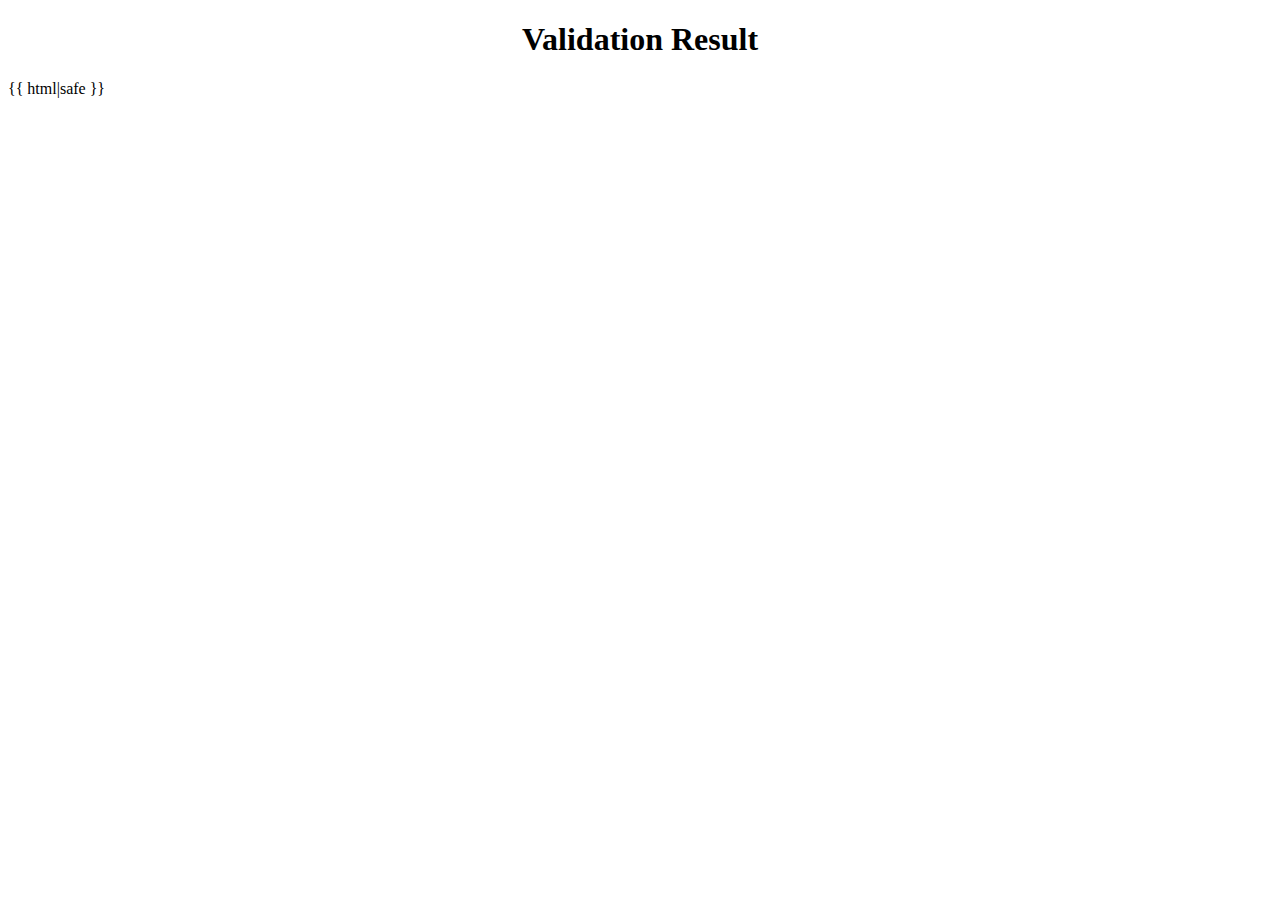
<file: TravSHACL/app/templates/result.html>
<!DOCTYPE html>
<html lang="en">
<head>
    <meta charset="UTF-8">
    <title>Trav-SHACL Interface</title>
    <style>
        h1, div { text-align: center }
    </style>
</head>
<body>
    <h1>Validation Result</h1>
    {{ html|safe }}
</body>
</html>
</file>
<file: _static/pygments.css>
pre { line-height: 125%; }
td.linenos .normal { color: inherit; background-color: transparent; padding-left: 5px; padding-right: 5px; }
span.linenos { color: inherit; background-color: transparent; padding-left: 5px; padding-right: 5px; }
td.linenos .special { color: #000000; background-color: #ffffc0; padding-left: 5px; padding-right: 5px; }
span.linenos.special { color: #000000; background-color: #ffffc0; padding-left: 5px; padding-right: 5px; }
.highlight .hll { background-color: #ffffcc }
.highlight { background: #eeffcc; }
.highlight .c { color: #408090; font-style: italic } /* Comment */
.highlight .err { border: 1px solid #F00 } /* Error */
.highlight .k { color: #007020; font-weight: bold } /* Keyword */
.highlight .o { color: #666 } /* Operator */
.highlight .ch { color: #408090; font-style: italic } /* Comment.Hashbang */
.highlight .cm { color: #408090; font-style: italic } /* Comment.Multiline */
.highlight .cp { color: #007020 } /* Comment.Preproc */
.highlight .cpf { color: #408090; font-style: italic } /* Comment.PreprocFile */
.highlight .c1 { color: #408090; font-style: italic } /* Comment.Single */
.highlight .cs { color: #408090; background-color: #FFF0F0 } /* Comment.Special */
.highlight .gd { color: #A00000 } /* Generic.Deleted */
.highlight .ge { font-style: italic } /* Generic.Emph */
.highlight .ges { font-weight: bold; font-style: italic } /* Generic.EmphStrong */
.highlight .gr { color: #F00 } /* Generic.Error */
.highlight .gh { color: #000080; font-weight: bold } /* Generic.Heading */
.highlight .gi { color: #00A000 } /* Generic.Inserted */
.highlight .go { color: #333 } /* Generic.Output */
.highlight .gp { color: #C65D09; font-weight: bold } /* Generic.Prompt */
.highlight .gs { font-weight: bold } /* Generic.Strong */
.highlight .gu { color: #800080; font-weight: bold } /* Generic.Subheading */
.highlight .gt { color: #04D } /* Generic.Traceback */
.highlight .kc { color: #007020; font-weight: bold } /* Keyword.Constant */
.highlight .kd { color: #007020; font-weight: bold } /* Keyword.Declaration */
.highlight .kn { color: #007020; font-weight: bold } /* Keyword.Namespace */
.highlight .kp { color: #007020 } /* Keyword.Pseudo */
.highlight .kr { color: #007020; font-weight: bold } /* Keyword.Reserved */
.highlight .kt { color: #902000 } /* Keyword.Type */
.highlight .m { color: #208050 } /* Literal.Number */
.highlight .s { color: #4070A0 } /* Literal.String */
.highlight .na { color: #4070A0 } /* Name.Attribute */
.highlight .nb { color: #007020 } /* Name.Builtin */
.highlight .nc { color: #0E84B5; font-weight: bold } /* Name.Class */
.highlight .no { color: #60ADD5 } /* Name.Constant */
.highlight .nd { color: #555; font-weight: bold } /* Name.Decorator */
.highlight .ni { color: #D55537; font-weight: bold } /* Name.Entity */
.highlight .ne { color: #007020 } /* Name.Exception */
.highlight .nf { color: #06287E } /* Name.Function */
.highlight .nl { color: #002070; font-weight: bold } /* Name.Label */
.highlight .nn { color: #0E84B5; font-weight: bold } /* Name.Namespace */
.highlight .nt { color: #062873; font-weight: bold } /* Name.Tag */
.highlight .nv { color: #BB60D5 } /* Name.Variable */
.highlight .ow { color: #007020; font-weight: bold } /* Operator.Word */
.highlight .w { color: #BBB } /* Text.Whitespace */
.highlight .mb { color: #208050 } /* Literal.Number.Bin */
.highlight .mf { color: #208050 } /* Literal.Number.Float */
.highlight .mh { color: #208050 } /* Literal.Number.Hex */
.highlight .mi { color: #208050 } /* Literal.Number.Integer */
.highlight .mo { color: #208050 } /* Literal.Number.Oct */
.highlight .sa { color: #4070A0 } /* Literal.String.Affix */
.highlight .sb { color: #4070A0 } /* Literal.String.Backtick */
.highlight .sc { color: #4070A0 } /* Literal.String.Char */
.highlight .dl { color: #4070A0 } /* Literal.String.Delimiter */
.highlight .sd { color: #4070A0; font-style: italic } /* Literal.String.Doc */
.highlight .s2 { color: #4070A0 } /* Literal.String.Double */
.highlight .se { color: #4070A0; font-weight: bold } /* Literal.String.Escape */
.highlight .sh { color: #4070A0 } /* Literal.String.Heredoc */
.highlight .si { color: #70A0D0; font-style: italic } /* Literal.String.Interpol */
.highlight .sx { color: #C65D09 } /* Literal.String.Other */
.highlight .sr { color: #235388 } /* Literal.String.Regex */
.highlight .s1 { color: #4070A0 } /* Literal.String.Single */
.highlight .ss { color: #517918 } /* Literal.String.Symbol */
.highlight .bp { color: #007020 } /* Name.Builtin.Pseudo */
.highlight .fm { color: #06287E } /* Name.Function.Magic */
.highlight .vc { color: #BB60D5 } /* Name.Variable.Class */
.highlight .vg { color: #BB60D5 } /* Name.Variable.Global */
.highlight .vi { color: #BB60D5 } /* Name.Variable.Instance */
.highlight .vm { color: #BB60D5 } /* Name.Variable.Magic */
.highlight .il { color: #208050 } /* Literal.Number.Integer.Long */
</file>
<file: _static/css/theme.css>
html{box-sizing:border-box}*,:after,:before{box-sizing:inherit}article,aside,details,figcaption,figure,footer,header,hgroup,nav,section{display:block}audio,canvas,video{display:inline-block;*display:inline;*zoom:1}[hidden],audio:not([controls]){display:none}*{-webkit-box-sizing:border-box;-moz-box-sizing:border-box;box-sizing:border-box}html{font-size:100%;-webkit-text-size-adjust:100%;-ms-text-size-adjust:100%}body{margin:0}a:active,a:hover{outline:0}abbr[title]{border-bottom:1px dotted}b,strong{font-weight:700}blockquote{margin:0}dfn{font-style:italic}ins{background:#ff9;text-decoration:none}ins,mark{color:#000}mark{background:#ff0;font-style:italic;font-weight:700}.rst-content code,.rst-content tt,code,kbd,pre,samp{font-family:monospace,serif;_font-family:courier new,monospace;font-size:1em}pre{white-space:pre}q{quotes:none}q:after,q:before{content:"";content:none}small{font-size:85%}sub,sup{font-size:75%;line-height:0;position:relative;vertical-align:baseline}sup{top:-.5em}sub{bottom:-.25em}dl,ol,ul{margin:0;padding:0;list-style:none;list-style-image:none}li{list-style:none}dd{margin:0}img{border:0;-ms-interpolation-mode:bicubic;vertical-align:middle;max-width:100%}svg:not(:root){overflow:hidden}figure,form{margin:0}label{cursor:pointer}button,input,select,textarea{font-size:100%;margin:0;vertical-align:baseline;*vertical-align:middle}button,input{line-height:normal}button,input[type=button],input[type=reset],input[type=submit]{cursor:pointer;-webkit-appearance:button;*overflow:visible}button[disabled],input[disabled]{cursor:default}input[type=search]{-webkit-appearance:textfield;-moz-box-sizing:content-box;-webkit-box-sizing:content-box;box-sizing:content-box}textarea{resize:vertical}table{border-collapse:collapse;border-spacing:0}td{vertical-align:top}.chromeframe{margin:.2em 0;background:#ccc;color:#000;padding:.2em 0}.ir{display:block;border:0;text-indent:-999em;overflow:hidden;background-color:transparent;background-repeat:no-repeat;text-align:left;direction:ltr;*line-height:0}.ir br{display:none}.hidden{display:none!important;visibility:hidden}.visuallyhidden{border:0;clip:rect(0 0 0 0);height:1px;margin:-1px;overflow:hidden;padding:0;position:absolute;width:1px}.visuallyhidden.focusable:active,.visuallyhidden.focusable:focus{clip:auto;height:auto;margin:0;overflow:visible;position:static;width:auto}.invisible{visibility:hidden}.relative{position:relative}big,small{font-size:100%}@media print{body,html,section{background:none!important}*{box-shadow:none!important;text-shadow:none!important;filter:none!important;-ms-filter:none!important}a,a:visited{text-decoration:underline}.ir a:after,a[href^="#"]:after,a[href^="javascript:"]:after{content:""}blockquote,pre{page-break-inside:avoid}thead{display:table-header-group}img,tr{page-break-inside:avoid}img{max-width:100%!important}@page{margin:.5cm}.rst-content .toctree-wrapper>p.caption,h2,h3,p{orphans:3;widows:3}.rst-content .toctree-wrapper>p.caption,h2,h3{page-break-after:avoid}}.btn,.fa:before,.icon:before,.rst-content .admonition,.rst-content .admonition-title:before,.rst-content .admonition-todo,.rst-content .attention,.rst-content .caution,.rst-content .code-block-caption .headerlink:before,.rst-content .danger,.rst-content .eqno .headerlink:before,.rst-content .error,.rst-content .hint,.rst-content .important,.rst-content .note,.rst-content .seealso,.rst-content .tip,.rst-content .warning,.rst-content code.download span:first-child:before,.rst-content dl dt .headerlink:before,.rst-content h1 .headerlink:before,.rst-content h2 .headerlink:before,.rst-content h3 .headerlink:before,.rst-content h4 .headerlink:before,.rst-content h5 .headerlink:before,.rst-content h6 .headerlink:before,.rst-content p.caption .headerlink:before,.rst-content p .headerlink:before,.rst-content table>caption .headerlink:before,.rst-content tt.download span:first-child:before,.wy-alert,.wy-dropdown .caret:before,.wy-inline-validate.wy-inline-validate-danger .wy-input-context:before,.wy-inline-validate.wy-inline-validate-info .wy-input-context:before,.wy-inline-validate.wy-inline-validate-success .wy-input-context:before,.wy-inline-validate.wy-inline-validate-warning .wy-input-context:before,.wy-menu-vertical li.current>a button.toctree-expand:before,.wy-menu-vertical li.on a button.toctree-expand:before,.wy-menu-vertical li button.toctree-expand:before,input[type=color],input[type=date],input[type=datetime-local],input[type=datetime],input[type=email],input[type=month],input[type=number],input[type=password],input[type=search],input[type=tel],input[type=text],input[type=time],input[type=url],input[type=week],select,textarea{-webkit-font-smoothing:antialiased}.clearfix{*zoom:1}.clearfix:after,.clearfix:before{display:table;content:""}.clearfix:after{clear:both}/*!
 *  Font Awesome 4.7.0 by @davegandy - http://fontawesome.io - @fontawesome
 *  License - http://fontawesome.io/license (Font: SIL OFL 1.1, CSS: MIT License)
 */@font-face{font-family:FontAwesome;src:url(fonts/fontawesome-webfont.eot?674f50d287a8c48dc19ba404d20fe713);src:url(fonts/fontawesome-webfont.eot?674f50d287a8c48dc19ba404d20fe713?#iefix&v=4.7.0) format("embedded-opentype"),url(fonts/fontawesome-webfont.woff2?af7ae505a9eed503f8b8e6982036873e) format("woff2"),url(fonts/fontawesome-webfont.woff?fee66e712a8a08eef5805a46892932ad) format("woff"),url(fonts/fontawesome-webfont.ttf?b06871f281fee6b241d60582ae9369b9) format("truetype"),url(fonts/fontawesome-webfont.svg?912ec66d7572ff821749319396470bde#fontawesomeregular) format("svg");font-weight:400;font-style:normal}.fa,.icon,.rst-content .admonition-title,.rst-content .code-block-caption .headerlink,.rst-content .eqno .headerlink,.rst-content code.download span:first-child,.rst-content dl dt .headerlink,.rst-content h1 .headerlink,.rst-content h2 .headerlink,.rst-content h3 .headerlink,.rst-content h4 .headerlink,.rst-content h5 .headerlink,.rst-content h6 .headerlink,.rst-content p.caption .headerlink,.rst-content p .headerlink,.rst-content table>caption .headerlink,.rst-content tt.download span:first-child,.wy-menu-vertical li.current>a button.toctree-expand,.wy-menu-vertical li.on a button.toctree-expand,.wy-menu-vertical li button.toctree-expand{display:inline-block;font:normal normal normal 14px/1 FontAwesome;font-size:inherit;text-rendering:auto;-webkit-font-smoothing:antialiased;-moz-osx-font-smoothing:grayscale}.fa-lg{font-size:1.33333em;line-height:.75em;vertical-align:-15%}.fa-2x{font-size:2em}.fa-3x{font-size:3em}.fa-4x{font-size:4em}.fa-5x{font-size:5em}.fa-fw{width:1.28571em;text-align:center}.fa-ul{padding-left:0;margin-left:2.14286em;list-style-type:none}.fa-ul>li{position:relative}.fa-li{position:absolute;left:-2.14286em;width:2.14286em;top:.14286em;text-align:center}.fa-li.fa-lg{left:-1.85714em}.fa-border{padding:.2em .25em .15em;border:.08em solid #eee;border-radius:.1em}.fa-pull-left{float:left}.fa-pull-right{float:right}.fa-pull-left.icon,.fa.fa-pull-left,.rst-content .code-block-caption .fa-pull-left.headerlink,.rst-content .eqno .fa-pull-left.headerlink,.rst-content .fa-pull-left.admonition-title,.rst-content code.download span.fa-pull-left:first-child,.rst-content dl dt .fa-pull-left.headerlink,.rst-content h1 .fa-pull-left.headerlink,.rst-content h2 .fa-pull-left.headerlink,.rst-content h3 .fa-pull-left.headerlink,.rst-content h4 .fa-pull-left.headerlink,.rst-content h5 .fa-pull-left.headerlink,.rst-content h6 .fa-pull-left.headerlink,.rst-content p .fa-pull-left.headerlink,.rst-content table>caption .fa-pull-left.headerlink,.rst-content tt.download span.fa-pull-left:first-child,.wy-menu-vertical li.current>a button.fa-pull-left.toctree-expand,.wy-menu-vertical li.on a button.fa-pull-left.toctree-expand,.wy-menu-vertical li button.fa-pull-left.toctree-expand{margin-right:.3em}.fa-pull-right.icon,.fa.fa-pull-right,.rst-content .code-block-caption .fa-pull-right.headerlink,.rst-content .eqno .fa-pull-right.headerlink,.rst-content .fa-pull-right.admonition-title,.rst-content code.download span.fa-pull-right:first-child,.rst-content dl dt .fa-pull-right.headerlink,.rst-content h1 .fa-pull-right.headerlink,.rst-content h2 .fa-pull-right.headerlink,.rst-content h3 .fa-pull-right.headerlink,.rst-content h4 .fa-pull-right.headerlink,.rst-content h5 .fa-pull-right.headerlink,.rst-content h6 .fa-pull-right.headerlink,.rst-content p .fa-pull-right.headerlink,.rst-content table>caption .fa-pull-right.headerlink,.rst-content tt.download span.fa-pull-right:first-child,.wy-menu-vertical li.current>a button.fa-pull-right.toctree-expand,.wy-menu-vertical li.on a button.fa-pull-right.toctree-expand,.wy-menu-vertical li button.fa-pull-right.toctree-expand{margin-left:.3em}.pull-right{float:right}.pull-left{float:left}.fa.pull-left,.pull-left.icon,.rst-content .code-block-caption .pull-left.headerlink,.rst-content .eqno .pull-left.headerlink,.rst-content .pull-left.admonition-title,.rst-content code.download span.pull-left:first-child,.rst-content dl dt .pull-left.headerlink,.rst-content h1 .pull-left.headerlink,.rst-content h2 .pull-left.headerlink,.rst-content h3 .pull-left.headerlink,.rst-content h4 .pull-left.headerlink,.rst-content h5 .pull-left.headerlink,.rst-content h6 .pull-left.headerlink,.rst-content p .pull-left.headerlink,.rst-content table>caption .pull-left.headerlink,.rst-content tt.download span.pull-left:first-child,.wy-menu-vertical li.current>a button.pull-left.toctree-expand,.wy-menu-vertical li.on a button.pull-left.toctree-expand,.wy-menu-vertical li button.pull-left.toctree-expand{margin-right:.3em}.fa.pull-right,.pull-right.icon,.rst-content .code-block-caption .pull-right.headerlink,.rst-content .eqno .pull-right.headerlink,.rst-content .pull-right.admonition-title,.rst-content code.download span.pull-right:first-child,.rst-content dl dt .pull-right.headerlink,.rst-content h1 .pull-right.headerlink,.rst-content h2 .pull-right.headerlink,.rst-content h3 .pull-right.headerlink,.rst-content h4 .pull-right.headerlink,.rst-content h5 .pull-right.headerlink,.rst-content h6 .pull-right.headerlink,.rst-content p .pull-right.headerlink,.rst-content table>caption .pull-right.headerlink,.rst-content tt.download span.pull-right:first-child,.wy-menu-vertical li.current>a button.pull-right.toctree-expand,.wy-menu-vertical li.on a button.pull-right.toctree-expand,.wy-menu-vertical li button.pull-right.toctree-expand{margin-left:.3em}.fa-spin{-webkit-animation:fa-spin 2s linear infinite;animation:fa-spin 2s linear infinite}.fa-pulse{-webkit-animation:fa-spin 1s steps(8) infinite;animation:fa-spin 1s steps(8) infinite}@-webkit-keyframes fa-spin{0%{-webkit-transform:rotate(0deg);transform:rotate(0deg)}to{-webkit-transform:rotate(359deg);transform:rotate(359deg)}}@keyframes fa-spin{0%{-webkit-transform:rotate(0deg);transform:rotate(0deg)}to{-webkit-transform:rotate(359deg);transform:rotate(359deg)}}.fa-rotate-90{-ms-filter:"progid:DXImageTransform.Microsoft.BasicImage(rotation=1)";-webkit-transform:rotate(90deg);-ms-transform:rotate(90deg);transform:rotate(90deg)}.fa-rotate-180{-ms-filter:"progid:DXImageTransform.Microsoft.BasicImage(rotation=2)";-webkit-transform:rotate(180deg);-ms-transform:rotate(180deg);transform:rotate(180deg)}.fa-rotate-270{-ms-filter:"progid:DXImageTransform.Microsoft.BasicImage(rotation=3)";-webkit-transform:rotate(270deg);-ms-transform:rotate(270deg);transform:rotate(270deg)}.fa-flip-horizontal{-ms-filter:"progid:DXImageTransform.Microsoft.BasicImage(rotation=0, mirror=1)";-webkit-transform:scaleX(-1);-ms-transform:scaleX(-1);transform:scaleX(-1)}.fa-flip-vertical{-ms-filter:"progid:DXImageTransform.Microsoft.BasicImage(rotation=2, mirror=1)";-webkit-transform:scaleY(-1);-ms-transform:scaleY(-1);transform:scaleY(-1)}:root .fa-flip-horizontal,:root .fa-flip-vertical,:root .fa-rotate-90,:root .fa-rotate-180,:root .fa-rotate-270{filter:none}.fa-stack{position:relative;display:inline-block;width:2em;height:2em;line-height:2em;vertical-align:middle}.fa-stack-1x,.fa-stack-2x{position:absolute;left:0;width:100%;text-align:center}.fa-stack-1x{line-height:inherit}.fa-stack-2x{font-size:2em}.fa-inverse{color:#fff}.fa-glass:before{content:""}.fa-music:before{content:""}.fa-search:before,.icon-search:before{content:""}.fa-envelope-o:before{content:""}.fa-heart:before{content:""}.fa-star:before{content:""}.fa-star-o:before{content:""}.fa-user:before{content:""}.fa-film:before{content:""}.fa-th-large:before{content:""}.fa-th:before{content:""}.fa-th-list:before{content:""}.fa-check:before{content:""}.fa-close:before,.fa-remove:before,.fa-times:before{content:""}.fa-search-plus:before{content:""}.fa-search-minus:before{content:""}.fa-power-off:before{content:""}.fa-signal:before{content:""}.fa-cog:before,.fa-gear:before{content:""}.fa-trash-o:before{content:""}.fa-home:before,.icon-home:before{content:""}.fa-file-o:before{content:""}.fa-clock-o:before{content:""}.fa-road:before{content:""}.fa-download:before,.rst-content code.download span:first-child:before,.rst-content tt.download span:first-child:before{content:""}.fa-arrow-circle-o-down:before{content:""}.fa-arrow-circle-o-up:before{content:""}.fa-inbox:before{content:""}.fa-play-circle-o:before{content:""}.fa-repeat:before,.fa-rotate-right:before{content:""}.fa-refresh:before{content:""}.fa-list-alt:before{content:""}.fa-lock:before{content:""}.fa-flag:before{content:""}.fa-headphones:before{content:""}.fa-volume-off:before{content:""}.fa-volume-down:before{content:""}.fa-volume-up:before{content:""}.fa-qrcode:before{content:""}.fa-barcode:before{content:""}.fa-tag:before{content:""}.fa-tags:before{content:""}.fa-book:before,.icon-book:before{content:""}.fa-bookmark:before{content:""}.fa-print:before{content:""}.fa-camera:before{content:""}.fa-font:before{content:""}.fa-bold:before{content:""}.fa-italic:before{content:""}.fa-text-height:before{content:""}.fa-text-width:before{content:""}.fa-align-left:before{content:""}.fa-align-center:before{content:""}.fa-align-right:before{content:""}.fa-align-justify:before{content:""}.fa-list:before{content:""}.fa-dedent:before,.fa-outdent:before{content:""}.fa-indent:before{content:""}.fa-video-camera:before{content:""}.fa-image:before,.fa-photo:before,.fa-picture-o:before{content:""}.fa-pencil:before{content:""}.fa-map-marker:before{content:""}.fa-adjust:before{content:""}.fa-tint:before{content:""}.fa-edit:before,.fa-pencil-square-o:before{content:""}.fa-share-square-o:before{content:""}.fa-check-square-o:before{content:""}.fa-arrows:before{content:""}.fa-step-backward:before{content:""}.fa-fast-backward:before{content:""}.fa-backward:before{content:""}.fa-play:before{content:""}.fa-pause:before{content:""}.fa-stop:before{content:""}.fa-forward:before{content:""}.fa-fast-forward:before{content:""}.fa-step-forward:before{content:""}.fa-eject:before{content:""}.fa-chevron-left:before{content:""}.fa-chevron-right:before{content:""}.fa-plus-circle:before{content:""}.fa-minus-circle:before{content:""}.fa-times-circle:before,.wy-inline-validate.wy-inline-validate-danger .wy-input-context:before{content:""}.fa-check-circle:before,.wy-inline-validate.wy-inline-validate-success .wy-input-context:before{content:""}.fa-question-circle:before{content:""}.fa-info-circle:before{content:""}.fa-crosshairs:before{content:""}.fa-times-circle-o:before{content:""}.fa-check-circle-o:before{content:""}.fa-ban:before{content:""}.fa-arrow-left:before{content:""}.fa-arrow-right:before{content:""}.fa-arrow-up:before{content:""}.fa-arrow-down:before{content:""}.fa-mail-forward:before,.fa-share:before{content:""}.fa-expand:before{content:""}.fa-compress:before{content:""}.fa-plus:before{content:""}.fa-minus:before{content:""}.fa-asterisk:before{content:""}.fa-exclamation-circle:before,.rst-content .admonition-title:before,.wy-inline-validate.wy-inline-validate-info .wy-input-context:before,.wy-inline-validate.wy-inline-validate-warning .wy-input-context:before{content:""}.fa-gift:before{content:""}.fa-leaf:before{content:""}.fa-fire:before,.icon-fire:before{content:""}.fa-eye:before{content:""}.fa-eye-slash:before{content:""}.fa-exclamation-triangle:before,.fa-warning:before{content:""}.fa-plane:before{content:""}.fa-calendar:before{content:""}.fa-random:before{content:""}.fa-comment:before{content:""}.fa-magnet:before{content:""}.fa-chevron-up:before{content:""}.fa-chevron-down:before{content:""}.fa-retweet:before{content:""}.fa-shopping-cart:before{content:""}.fa-folder:before{content:""}.fa-folder-open:before{content:""}.fa-arrows-v:before{content:""}.fa-arrows-h:before{content:""}.fa-bar-chart-o:before,.fa-bar-chart:before{content:""}.fa-twitter-square:before{content:""}.fa-facebook-square:before{content:""}.fa-camera-retro:before{content:""}.fa-key:before{content:""}.fa-cogs:before,.fa-gears:before{content:""}.fa-comments:before{content:""}.fa-thumbs-o-up:before{content:""}.fa-thumbs-o-down:before{content:""}.fa-star-half:before{content:""}.fa-heart-o:before{content:""}.fa-sign-out:before{content:""}.fa-linkedin-square:before{content:""}.fa-thumb-tack:before{content:""}.fa-external-link:before{content:""}.fa-sign-in:before{content:""}.fa-trophy:before{content:""}.fa-github-square:before{content:""}.fa-upload:before{content:""}.fa-lemon-o:before{content:""}.fa-phone:before{content:""}.fa-square-o:before{content:""}.fa-bookmark-o:before{content:""}.fa-phone-square:before{content:""}.fa-twitter:before{content:""}.fa-facebook-f:before,.fa-facebook:before{content:""}.fa-github:before,.icon-github:before{content:""}.fa-unlock:before{content:""}.fa-credit-card:before{content:""}.fa-feed:before,.fa-rss:before{content:""}.fa-hdd-o:before{content:""}.fa-bullhorn:before{content:""}.fa-bell:before{content:""}.fa-certificate:before{content:""}.fa-hand-o-right:before{content:""}.fa-hand-o-left:before{content:""}.fa-hand-o-up:before{content:""}.fa-hand-o-down:before{content:""}.fa-arrow-circle-left:before,.icon-circle-arrow-left:before{content:""}.fa-arrow-circle-right:before,.icon-circle-arrow-right:before{content:""}.fa-arrow-circle-up:before{content:""}.fa-arrow-circle-down:before{content:""}.fa-globe:before{content:""}.fa-wrench:before{content:""}.fa-tasks:before{content:""}.fa-filter:before{content:""}.fa-briefcase:before{content:""}.fa-arrows-alt:before{content:""}.fa-group:before,.fa-users:before{content:""}.fa-chain:before,.fa-link:before,.icon-link:before{content:""}.fa-cloud:before{content:""}.fa-flask:before{content:""}.fa-cut:before,.fa-scissors:before{content:""}.fa-copy:before,.fa-files-o:before{content:""}.fa-paperclip:before{content:""}.fa-floppy-o:before,.fa-save:before{content:""}.fa-square:before{content:""}.fa-bars:before,.fa-navicon:before,.fa-reorder:before{content:""}.fa-list-ul:before{content:""}.fa-list-ol:before{content:""}.fa-strikethrough:before{content:""}.fa-underline:before{content:""}.fa-table:before{content:""}.fa-magic:before{content:""}.fa-truck:before{content:""}.fa-pinterest:before{content:""}.fa-pinterest-square:before{content:""}.fa-google-plus-square:before{content:""}.fa-google-plus:before{content:""}.fa-money:before{content:""}.fa-caret-down:before,.icon-caret-down:before,.wy-dropdown .caret:before{content:""}.fa-caret-up:before{content:""}.fa-caret-left:before{content:""}.fa-caret-right:before{content:""}.fa-columns:before{content:""}.fa-sort:before,.fa-unsorted:before{content:""}.fa-sort-desc:before,.fa-sort-down:before{content:""}.fa-sort-asc:before,.fa-sort-up:before{content:""}.fa-envelope:before{content:""}.fa-linkedin:before{content:""}.fa-rotate-left:before,.fa-undo:before{content:""}.fa-gavel:before,.fa-legal:before{content:""}.fa-dashboard:before,.fa-tachometer:before{content:""}.fa-comment-o:before{content:""}.fa-comments-o:before{content:""}.fa-bolt:before,.fa-flash:before{content:""}.fa-sitemap:before{content:""}.fa-umbrella:before{content:""}.fa-clipboard:before,.fa-paste:before{content:""}.fa-lightbulb-o:before{content:""}.fa-exchange:before{content:""}.fa-cloud-download:before{content:""}.fa-cloud-upload:before{content:""}.fa-user-md:before{content:""}.fa-stethoscope:before{content:""}.fa-suitcase:before{content:""}.fa-bell-o:before{content:""}.fa-coffee:before{content:""}.fa-cutlery:before{content:""}.fa-file-text-o:before{content:""}.fa-building-o:before{content:""}.fa-hospital-o:before{content:""}.fa-ambulance:before{content:""}.fa-medkit:before{content:""}.fa-fighter-jet:before{content:""}.fa-beer:before{content:""}.fa-h-square:before{content:""}.fa-plus-square:before{content:""}.fa-angle-double-left:before{content:""}.fa-angle-double-right:before{content:""}.fa-angle-double-up:before{content:""}.fa-angle-double-down:before{content:""}.fa-angle-left:before{content:""}.fa-angle-right:before{content:""}.fa-angle-up:before{content:""}.fa-angle-down:before{content:""}.fa-desktop:before{content:""}.fa-laptop:before{content:""}.fa-tablet:before{content:""}.fa-mobile-phone:before,.fa-mobile:before{content:""}.fa-circle-o:before{content:""}.fa-quote-left:before{content:""}.fa-quote-right:before{content:""}.fa-spinner:before{content:""}.fa-circle:before{content:""}.fa-mail-reply:before,.fa-reply:before{content:""}.fa-github-alt:before{content:""}.fa-folder-o:before{content:""}.fa-folder-open-o:before{content:""}.fa-smile-o:before{content:""}.fa-frown-o:before{content:""}.fa-meh-o:before{content:""}.fa-gamepad:before{content:""}.fa-keyboard-o:before{content:""}.fa-flag-o:before{content:""}.fa-flag-checkered:before{content:""}.fa-terminal:before{content:""}.fa-code:before{content:""}.fa-mail-reply-all:before,.fa-reply-all:before{content:""}.fa-star-half-empty:before,.fa-star-half-full:before,.fa-star-half-o:before{content:""}.fa-location-arrow:before{content:""}.fa-crop:before{content:""}.fa-code-fork:before{content:""}.fa-chain-broken:before,.fa-unlink:before{content:""}.fa-question:before{content:""}.fa-info:before{content:""}.fa-exclamation:before{content:""}.fa-superscript:before{content:""}.fa-subscript:before{content:""}.fa-eraser:before{content:""}.fa-puzzle-piece:before{content:""}.fa-microphone:before{content:""}.fa-microphone-slash:before{content:""}.fa-shield:before{content:""}.fa-calendar-o:before{content:""}.fa-fire-extinguisher:before{content:""}.fa-rocket:before{content:""}.fa-maxcdn:before{content:""}.fa-chevron-circle-left:before{content:""}.fa-chevron-circle-right:before{content:""}.fa-chevron-circle-up:before{content:""}.fa-chevron-circle-down:before{content:""}.fa-html5:before{content:""}.fa-css3:before{content:""}.fa-anchor:before{content:""}.fa-unlock-alt:before{content:""}.fa-bullseye:before{content:""}.fa-ellipsis-h:before{content:""}.fa-ellipsis-v:before{content:""}.fa-rss-square:before{content:""}.fa-play-circle:before{content:""}.fa-ticket:before{content:""}.fa-minus-square:before{content:""}.fa-minus-square-o:before,.wy-menu-vertical li.current>a button.toctree-expand:before,.wy-menu-vertical li.on a button.toctree-expand:before{content:""}.fa-level-up:before{content:""}.fa-level-down:before{content:""}.fa-check-square:before{content:""}.fa-pencil-square:before{content:""}.fa-external-link-square:before{content:""}.fa-share-square:before{content:""}.fa-compass:before{content:""}.fa-caret-square-o-down:before,.fa-toggle-down:before{content:""}.fa-caret-square-o-up:before,.fa-toggle-up:before{content:""}.fa-caret-square-o-right:before,.fa-toggle-right:before{content:""}.fa-eur:before,.fa-euro:before{content:""}.fa-gbp:before{content:""}.fa-dollar:before,.fa-usd:before{content:""}.fa-inr:before,.fa-rupee:before{content:""}.fa-cny:before,.fa-jpy:before,.fa-rmb:before,.fa-yen:before{content:""}.fa-rouble:before,.fa-rub:before,.fa-ruble:before{content:""}.fa-krw:before,.fa-won:before{content:""}.fa-bitcoin:before,.fa-btc:before{content:""}.fa-file:before{content:""}.fa-file-text:before{content:""}.fa-sort-alpha-asc:before{content:""}.fa-sort-alpha-desc:before{content:""}.fa-sort-amount-asc:before{content:""}.fa-sort-amount-desc:before{content:""}.fa-sort-numeric-asc:before{content:""}.fa-sort-numeric-desc:before{content:""}.fa-thumbs-up:before{content:""}.fa-thumbs-down:before{content:""}.fa-youtube-square:before{content:""}.fa-youtube:before{content:""}.fa-xing:before{content:""}.fa-xing-square:before{content:""}.fa-youtube-play:before{content:""}.fa-dropbox:before{content:""}.fa-stack-overflow:before{content:""}.fa-instagram:before{content:""}.fa-flickr:before{content:""}.fa-adn:before{content:""}.fa-bitbucket:before,.icon-bitbucket:before{content:""}.fa-bitbucket-square:before{content:""}.fa-tumblr:before{content:""}.fa-tumblr-square:before{content:""}.fa-long-arrow-down:before{content:""}.fa-long-arrow-up:before{content:""}.fa-long-arrow-left:before{content:""}.fa-long-arrow-right:before{content:""}.fa-apple:before{content:""}.fa-windows:before{content:""}.fa-android:before{content:""}.fa-linux:before{content:""}.fa-dribbble:before{content:""}.fa-skype:before{content:""}.fa-foursquare:before{content:""}.fa-trello:before{content:""}.fa-female:before{content:""}.fa-male:before{content:""}.fa-gittip:before,.fa-gratipay:before{content:""}.fa-sun-o:before{content:""}.fa-moon-o:before{content:""}.fa-archive:before{content:""}.fa-bug:before{content:""}.fa-vk:before{content:""}.fa-weibo:before{content:""}.fa-renren:before{content:""}.fa-pagelines:before{content:""}.fa-stack-exchange:before{content:""}.fa-arrow-circle-o-right:before{content:""}.fa-arrow-circle-o-left:before{content:""}.fa-caret-square-o-left:before,.fa-toggle-left:before{content:""}.fa-dot-circle-o:before{content:""}.fa-wheelchair:before{content:""}.fa-vimeo-square:before{content:""}.fa-try:before,.fa-turkish-lira:before{content:""}.fa-plus-square-o:before,.wy-menu-vertical li button.toctree-expand:before{content:""}.fa-space-shuttle:before{content:""}.fa-slack:before{content:""}.fa-envelope-square:before{content:""}.fa-wordpress:before{content:""}.fa-openid:before{content:""}.fa-bank:before,.fa-institution:before,.fa-university:before{content:""}.fa-graduation-cap:before,.fa-mortar-board:before{content:""}.fa-yahoo:before{content:""}.fa-google:before{content:""}.fa-reddit:before{content:""}.fa-reddit-square:before{content:""}.fa-stumbleupon-circle:before{content:""}.fa-stumbleupon:before{content:""}.fa-delicious:before{content:""}.fa-digg:before{content:""}.fa-pied-piper-pp:before{content:""}.fa-pied-piper-alt:before{content:""}.fa-drupal:before{content:""}.fa-joomla:before{content:""}.fa-language:before{content:""}.fa-fax:before{content:""}.fa-building:before{content:""}.fa-child:before{content:""}.fa-paw:before{content:""}.fa-spoon:before{content:""}.fa-cube:before{content:""}.fa-cubes:before{content:""}.fa-behance:before{content:""}.fa-behance-square:before{content:""}.fa-steam:before{content:""}.fa-steam-square:before{content:""}.fa-recycle:before{content:""}.fa-automobile:before,.fa-car:before{content:""}.fa-cab:before,.fa-taxi:before{content:""}.fa-tree:before{content:""}.fa-spotify:before{content:""}.fa-deviantart:before{content:""}.fa-soundcloud:before{content:""}.fa-database:before{content:""}.fa-file-pdf-o:before{content:""}.fa-file-word-o:before{content:""}.fa-file-excel-o:before{content:""}.fa-file-powerpoint-o:before{content:""}.fa-file-image-o:before,.fa-file-photo-o:before,.fa-file-picture-o:before{content:""}.fa-file-archive-o:before,.fa-file-zip-o:before{content:""}.fa-file-audio-o:before,.fa-file-sound-o:before{content:""}.fa-file-movie-o:before,.fa-file-video-o:before{content:""}.fa-file-code-o:before{content:""}.fa-vine:before{content:""}.fa-codepen:before{content:""}.fa-jsfiddle:before{content:""}.fa-life-bouy:before,.fa-life-buoy:before,.fa-life-ring:before,.fa-life-saver:before,.fa-support:before{content:""}.fa-circle-o-notch:before{content:""}.fa-ra:before,.fa-rebel:before,.fa-resistance:before{content:""}.fa-empire:before,.fa-ge:before{content:""}.fa-git-square:before{content:""}.fa-git:before{content:""}.fa-hacker-news:before,.fa-y-combinator-square:before,.fa-yc-square:before{content:""}.fa-tencent-weibo:before{content:""}.fa-qq:before{content:""}.fa-wechat:before,.fa-weixin:before{content:""}.fa-paper-plane:before,.fa-send:before{content:""}.fa-paper-plane-o:before,.fa-send-o:before{content:""}.fa-history:before{content:""}.fa-circle-thin:before{content:""}.fa-header:before{content:""}.fa-paragraph:before{content:""}.fa-sliders:before{content:""}.fa-share-alt:before{content:""}.fa-share-alt-square:before{content:""}.fa-bomb:before{content:""}.fa-futbol-o:before,.fa-soccer-ball-o:before{content:""}.fa-tty:before{content:""}.fa-binoculars:before{content:""}.fa-plug:before{content:""}.fa-slideshare:before{content:""}.fa-twitch:before{content:""}.fa-yelp:before{content:""}.fa-newspaper-o:before{content:""}.fa-wifi:before{content:""}.fa-calculator:before{content:""}.fa-paypal:before{content:""}.fa-google-wallet:before{content:""}.fa-cc-visa:before{content:""}.fa-cc-mastercard:before{content:""}.fa-cc-discover:before{content:""}.fa-cc-amex:before{content:""}.fa-cc-paypal:before{content:""}.fa-cc-stripe:before{content:""}.fa-bell-slash:before{content:""}.fa-bell-slash-o:before{content:""}.fa-trash:before{content:""}.fa-copyright:before{content:""}.fa-at:before{content:""}.fa-eyedropper:before{content:""}.fa-paint-brush:before{content:""}.fa-birthday-cake:before{content:""}.fa-area-chart:before{content:""}.fa-pie-chart:before{content:""}.fa-line-chart:before{content:""}.fa-lastfm:before{content:""}.fa-lastfm-square:before{content:""}.fa-toggle-off:before{content:""}.fa-toggle-on:before{content:""}.fa-bicycle:before{content:""}.fa-bus:before{content:""}.fa-ioxhost:before{content:""}.fa-angellist:before{content:""}.fa-cc:before{content:""}.fa-ils:before,.fa-shekel:before,.fa-sheqel:before{content:""}.fa-meanpath:before{content:""}.fa-buysellads:before{content:""}.fa-connectdevelop:before{content:""}.fa-dashcube:before{content:""}.fa-forumbee:before{content:""}.fa-leanpub:before{content:""}.fa-sellsy:before{content:""}.fa-shirtsinbulk:before{content:""}.fa-simplybuilt:before{content:""}.fa-skyatlas:before{content:""}.fa-cart-plus:before{content:""}.fa-cart-arrow-down:before{content:""}.fa-diamond:before{content:""}.fa-ship:before{content:""}.fa-user-secret:before{content:""}.fa-motorcycle:before{content:""}.fa-street-view:before{content:""}.fa-heartbeat:before{content:""}.fa-venus:before{content:""}.fa-mars:before{content:""}.fa-mercury:before{content:""}.fa-intersex:before,.fa-transgender:before{content:""}.fa-transgender-alt:before{content:""}.fa-venus-double:before{content:""}.fa-mars-double:before{content:""}.fa-venus-mars:before{content:""}.fa-mars-stroke:before{content:""}.fa-mars-stroke-v:before{content:""}.fa-mars-stroke-h:before{content:""}.fa-neuter:before{content:""}.fa-genderless:before{content:""}.fa-facebook-official:before{content:""}.fa-pinterest-p:before{content:""}.fa-whatsapp:before{content:""}.fa-server:before{content:""}.fa-user-plus:before{content:""}.fa-user-times:before{content:""}.fa-bed:before,.fa-hotel:before{content:""}.fa-viacoin:before{content:""}.fa-train:before{content:""}.fa-subway:before{content:""}.fa-medium:before{content:""}.fa-y-combinator:before,.fa-yc:before{content:""}.fa-optin-monster:before{content:""}.fa-opencart:before{content:""}.fa-expeditedssl:before{content:""}.fa-battery-4:before,.fa-battery-full:before,.fa-battery:before{content:""}.fa-battery-3:before,.fa-battery-three-quarters:before{content:""}.fa-battery-2:before,.fa-battery-half:before{content:""}.fa-battery-1:before,.fa-battery-quarter:before{content:""}.fa-battery-0:before,.fa-battery-empty:before{content:""}.fa-mouse-pointer:before{content:""}.fa-i-cursor:before{content:""}.fa-object-group:before{content:""}.fa-object-ungroup:before{content:""}.fa-sticky-note:before{content:""}.fa-sticky-note-o:before{content:""}.fa-cc-jcb:before{content:""}.fa-cc-diners-club:before{content:""}.fa-clone:before{content:""}.fa-balance-scale:before{content:""}.fa-hourglass-o:before{content:""}.fa-hourglass-1:before,.fa-hourglass-start:before{content:""}.fa-hourglass-2:before,.fa-hourglass-half:before{content:""}.fa-hourglass-3:before,.fa-hourglass-end:before{content:""}.fa-hourglass:before{content:""}.fa-hand-grab-o:before,.fa-hand-rock-o:before{content:""}.fa-hand-paper-o:before,.fa-hand-stop-o:before{content:""}.fa-hand-scissors-o:before{content:""}.fa-hand-lizard-o:before{content:""}.fa-hand-spock-o:before{content:""}.fa-hand-pointer-o:before{content:""}.fa-hand-peace-o:before{content:""}.fa-trademark:before{content:""}.fa-registered:before{content:""}.fa-creative-commons:before{content:""}.fa-gg:before{content:""}.fa-gg-circle:before{content:""}.fa-tripadvisor:before{content:""}.fa-odnoklassniki:before{content:""}.fa-odnoklassniki-square:before{content:""}.fa-get-pocket:before{content:""}.fa-wikipedia-w:before{content:""}.fa-safari:before{content:""}.fa-chrome:before{content:""}.fa-firefox:before{content:""}.fa-opera:before{content:""}.fa-internet-explorer:before{content:""}.fa-television:before,.fa-tv:before{content:""}.fa-contao:before{content:""}.fa-500px:before{content:""}.fa-amazon:before{content:""}.fa-calendar-plus-o:before{content:""}.fa-calendar-minus-o:before{content:""}.fa-calendar-times-o:before{content:""}.fa-calendar-check-o:before{content:""}.fa-industry:before{content:""}.fa-map-pin:before{content:""}.fa-map-signs:before{content:""}.fa-map-o:before{content:""}.fa-map:before{content:""}.fa-commenting:before{content:""}.fa-commenting-o:before{content:""}.fa-houzz:before{content:""}.fa-vimeo:before{content:""}.fa-black-tie:before{content:""}.fa-fonticons:before{content:""}.fa-reddit-alien:before{content:""}.fa-edge:before{content:""}.fa-credit-card-alt:before{content:""}.fa-codiepie:before{content:""}.fa-modx:before{content:""}.fa-fort-awesome:before{content:""}.fa-usb:before{content:""}.fa-product-hunt:before{content:""}.fa-mixcloud:before{content:""}.fa-scribd:before{content:""}.fa-pause-circle:before{content:""}.fa-pause-circle-o:before{content:""}.fa-stop-circle:before{content:""}.fa-stop-circle-o:before{content:""}.fa-shopping-bag:before{content:""}.fa-shopping-basket:before{content:""}.fa-hashtag:before{content:""}.fa-bluetooth:before{content:""}.fa-bluetooth-b:before{content:""}.fa-percent:before{content:""}.fa-gitlab:before,.icon-gitlab:before{content:""}.fa-wpbeginner:before{content:""}.fa-wpforms:before{content:""}.fa-envira:before{content:""}.fa-universal-access:before{content:""}.fa-wheelchair-alt:before{content:""}.fa-question-circle-o:before{content:""}.fa-blind:before{content:""}.fa-audio-description:before{content:""}.fa-volume-control-phone:before{content:""}.fa-braille:before{content:""}.fa-assistive-listening-systems:before{content:""}.fa-american-sign-language-interpreting:before,.fa-asl-interpreting:before{content:""}.fa-deaf:before,.fa-deafness:before,.fa-hard-of-hearing:before{content:""}.fa-glide:before{content:""}.fa-glide-g:before{content:""}.fa-sign-language:before,.fa-signing:before{content:""}.fa-low-vision:before{content:""}.fa-viadeo:before{content:""}.fa-viadeo-square:before{content:""}.fa-snapchat:before{content:""}.fa-snapchat-ghost:before{content:""}.fa-snapchat-square:before{content:""}.fa-pied-piper:before{content:""}.fa-first-order:before{content:""}.fa-yoast:before{content:""}.fa-themeisle:before{content:""}.fa-google-plus-circle:before,.fa-google-plus-official:before{content:""}.fa-fa:before,.fa-font-awesome:before{content:""}.fa-handshake-o:before{content:""}.fa-envelope-open:before{content:""}.fa-envelope-open-o:before{content:""}.fa-linode:before{content:""}.fa-address-book:before{content:""}.fa-address-book-o:before{content:""}.fa-address-card:before,.fa-vcard:before{content:""}.fa-address-card-o:before,.fa-vcard-o:before{content:""}.fa-user-circle:before{content:""}.fa-user-circle-o:before{content:""}.fa-user-o:before{content:""}.fa-id-badge:before{content:""}.fa-drivers-license:before,.fa-id-card:before{content:""}.fa-drivers-license-o:before,.fa-id-card-o:before{content:""}.fa-quora:before{content:""}.fa-free-code-camp:before{content:""}.fa-telegram:before{content:""}.fa-thermometer-4:before,.fa-thermometer-full:before,.fa-thermometer:before{content:""}.fa-thermometer-3:before,.fa-thermometer-three-quarters:before{content:""}.fa-thermometer-2:before,.fa-thermometer-half:before{content:""}.fa-thermometer-1:before,.fa-thermometer-quarter:before{content:""}.fa-thermometer-0:before,.fa-thermometer-empty:before{content:""}.fa-shower:before{content:""}.fa-bath:before,.fa-bathtub:before,.fa-s15:before{content:""}.fa-podcast:before{content:""}.fa-window-maximize:before{content:""}.fa-window-minimize:before{content:""}.fa-window-restore:before{content:""}.fa-times-rectangle:before,.fa-window-close:before{content:""}.fa-times-rectangle-o:before,.fa-window-close-o:before{content:""}.fa-bandcamp:before{content:""}.fa-grav:before{content:""}.fa-etsy:before{content:""}.fa-imdb:before{content:""}.fa-ravelry:before{content:""}.fa-eercast:before{content:""}.fa-microchip:before{content:""}.fa-snowflake-o:before{content:""}.fa-superpowers:before{content:""}.fa-wpexplorer:before{content:""}.fa-meetup:before{content:""}.sr-only{position:absolute;width:1px;height:1px;padding:0;margin:-1px;overflow:hidden;clip:rect(0,0,0,0);border:0}.sr-only-focusable:active,.sr-only-focusable:focus{position:static;width:auto;height:auto;margin:0;overflow:visible;clip:auto}.fa,.icon,.rst-content .admonition-title,.rst-content .code-block-caption .headerlink,.rst-content .eqno .headerlink,.rst-content code.download span:first-child,.rst-content dl dt .headerlink,.rst-content h1 .headerlink,.rst-content h2 .headerlink,.rst-content h3 .headerlink,.rst-content h4 .headerlink,.rst-content h5 .headerlink,.rst-content h6 .headerlink,.rst-content p.caption .headerlink,.rst-content p .headerlink,.rst-content table>caption .headerlink,.rst-content tt.download span:first-child,.wy-dropdown .caret,.wy-inline-validate.wy-inline-validate-danger .wy-input-context,.wy-inline-validate.wy-inline-validate-info .wy-input-context,.wy-inline-validate.wy-inline-validate-success .wy-input-context,.wy-inline-validate.wy-inline-validate-warning .wy-input-context,.wy-menu-vertical li.current>a button.toctree-expand,.wy-menu-vertical li.on a button.toctree-expand,.wy-menu-vertical li button.toctree-expand{font-family:inherit}.fa:before,.icon:before,.rst-content .admonition-title:before,.rst-content .code-block-caption .headerlink:before,.rst-content .eqno .headerlink:before,.rst-content code.download span:first-child:before,.rst-content dl dt .headerlink:before,.rst-content h1 .headerlink:before,.rst-content h2 .headerlink:before,.rst-content h3 .headerlink:before,.rst-content h4 .headerlink:before,.rst-content h5 .headerlink:before,.rst-content h6 .headerlink:before,.rst-content p.caption .headerlink:before,.rst-content p .headerlink:before,.rst-content table>caption .headerlink:before,.rst-content tt.download span:first-child:before,.wy-dropdown .caret:before,.wy-inline-validate.wy-inline-validate-danger .wy-input-context:before,.wy-inline-validate.wy-inline-validate-info .wy-input-context:before,.wy-inline-validate.wy-inline-validate-success .wy-input-context:before,.wy-inline-validate.wy-inline-validate-warning .wy-input-context:before,.wy-menu-vertical li.current>a button.toctree-expand:before,.wy-menu-vertical li.on a button.toctree-expand:before,.wy-menu-vertical li button.toctree-expand:before{font-family:FontAwesome;display:inline-block;font-style:normal;font-weight:400;line-height:1;text-decoration:inherit}.rst-content .code-block-caption a .headerlink,.rst-content .eqno a .headerlink,.rst-content a .admonition-title,.rst-content code.download a span:first-child,.rst-content dl dt a .headerlink,.rst-content h1 a .headerlink,.rst-content h2 a .headerlink,.rst-content h3 a .headerlink,.rst-content h4 a .headerlink,.rst-content h5 a .headerlink,.rst-content h6 a .headerlink,.rst-content p.caption a .headerlink,.rst-content p a .headerlink,.rst-content table>caption a .headerlink,.rst-content tt.download a span:first-child,.wy-menu-vertical li.current>a button.toctree-expand,.wy-menu-vertical li.on a button.toctree-expand,.wy-menu-vertical li a button.toctree-expand,a .fa,a .icon,a .rst-content .admonition-title,a .rst-content .code-block-caption .headerlink,a .rst-content .eqno .headerlink,a .rst-content code.download span:first-child,a .rst-content dl dt .headerlink,a .rst-content h1 .headerlink,a .rst-content h2 .headerlink,a .rst-content h3 .headerlink,a .rst-content h4 .headerlink,a .rst-content h5 .headerlink,a .rst-content h6 .headerlink,a .rst-content p.caption .headerlink,a .rst-content p .headerlink,a .rst-content table>caption .headerlink,a .rst-content tt.download span:first-child,a .wy-menu-vertical li button.toctree-expand{display:inline-block;text-decoration:inherit}.btn .fa,.btn .icon,.btn .rst-content .admonition-title,.btn .rst-content .code-block-caption .headerlink,.btn .rst-content .eqno .headerlink,.btn .rst-content code.download span:first-child,.btn .rst-content dl dt .headerlink,.btn .rst-content h1 .headerlink,.btn .rst-content h2 .headerlink,.btn .rst-content h3 .headerlink,.btn .rst-content h4 .headerlink,.btn .rst-content h5 .headerlink,.btn .rst-content h6 .headerlink,.btn .rst-content p .headerlink,.btn .rst-content table>caption .headerlink,.btn .rst-content tt.download span:first-child,.btn .wy-menu-vertical li.current>a button.toctree-expand,.btn .wy-menu-vertical li.on a button.toctree-expand,.btn .wy-menu-vertical li button.toctree-expand,.nav .fa,.nav .icon,.nav .rst-content .admonition-title,.nav .rst-content .code-block-caption .headerlink,.nav .rst-content .eqno .headerlink,.nav .rst-content code.download span:first-child,.nav .rst-content dl dt .headerlink,.nav .rst-content h1 .headerlink,.nav .rst-content h2 .headerlink,.nav .rst-content h3 .headerlink,.nav .rst-content h4 .headerlink,.nav .rst-content h5 .headerlink,.nav .rst-content h6 .headerlink,.nav .rst-content p .headerlink,.nav .rst-content table>caption .headerlink,.nav .rst-content tt.download span:first-child,.nav .wy-menu-vertical li.current>a button.toctree-expand,.nav .wy-menu-vertical li.on a button.toctree-expand,.nav .wy-menu-vertical li button.toctree-expand,.rst-content .btn .admonition-title,.rst-content .code-block-caption .btn .headerlink,.rst-content .code-block-caption .nav .headerlink,.rst-content .eqno .btn .headerlink,.rst-content .eqno .nav .headerlink,.rst-content .nav .admonition-title,.rst-content code.download .btn span:first-child,.rst-content code.download .nav span:first-child,.rst-content dl dt .btn .headerlink,.rst-content dl dt .nav .headerlink,.rst-content h1 .btn .headerlink,.rst-content h1 .nav .headerlink,.rst-content h2 .btn .headerlink,.rst-content h2 .nav .headerlink,.rst-content h3 .btn .headerlink,.rst-content h3 .nav .headerlink,.rst-content h4 .btn .headerlink,.rst-content h4 .nav .headerlink,.rst-content h5 .btn .headerlink,.rst-content h5 .nav .headerlink,.rst-content h6 .btn .headerlink,.rst-content h6 .nav .headerlink,.rst-content p .btn .headerlink,.rst-content p .nav .headerlink,.rst-content table>caption .btn .headerlink,.rst-content table>caption .nav .headerlink,.rst-content tt.download .btn span:first-child,.rst-content tt.download .nav span:first-child,.wy-menu-vertical li .btn button.toctree-expand,.wy-menu-vertical li.current>a .btn button.toctree-expand,.wy-menu-vertical li.current>a .nav button.toctree-expand,.wy-menu-vertical li .nav button.toctree-expand,.wy-menu-vertical li.on a .btn button.toctree-expand,.wy-menu-vertical li.on a .nav button.toctree-expand{display:inline}.btn .fa-large.icon,.btn .fa.fa-large,.btn .rst-content .code-block-caption .fa-large.headerlink,.btn .rst-content .eqno .fa-large.headerlink,.btn .rst-content .fa-large.admonition-title,.btn .rst-content code.download span.fa-large:first-child,.btn .rst-content dl dt .fa-large.headerlink,.btn .rst-content h1 .fa-large.headerlink,.btn .rst-content h2 .fa-large.headerlink,.btn .rst-content h3 .fa-large.headerlink,.btn .rst-content h4 .fa-large.headerlink,.btn .rst-content h5 .fa-large.headerlink,.btn .rst-content h6 .fa-large.headerlink,.btn .rst-content p .fa-large.headerlink,.btn .rst-content table>caption .fa-large.headerlink,.btn .rst-content tt.download span.fa-large:first-child,.btn .wy-menu-vertical li button.fa-large.toctree-expand,.nav .fa-large.icon,.nav .fa.fa-large,.nav .rst-content .code-block-caption .fa-large.headerlink,.nav .rst-content .eqno .fa-large.headerlink,.nav .rst-content .fa-large.admonition-title,.nav .rst-content code.download span.fa-large:first-child,.nav .rst-content dl dt .fa-large.headerlink,.nav .rst-content h1 .fa-large.headerlink,.nav .rst-content h2 .fa-large.headerlink,.nav .rst-content h3 .fa-large.headerlink,.nav .rst-content h4 .fa-large.headerlink,.nav .rst-content h5 .fa-large.headerlink,.nav .rst-content h6 .fa-large.headerlink,.nav .rst-content p .fa-large.headerlink,.nav .rst-content table>caption .fa-large.headerlink,.nav .rst-content tt.download span.fa-large:first-child,.nav .wy-menu-vertical li button.fa-large.toctree-expand,.rst-content .btn .fa-large.admonition-title,.rst-content .code-block-caption .btn .fa-large.headerlink,.rst-content .code-block-caption .nav .fa-large.headerlink,.rst-content .eqno .btn .fa-large.headerlink,.rst-content .eqno .nav .fa-large.headerlink,.rst-content .nav .fa-large.admonition-title,.rst-content code.download .btn span.fa-large:first-child,.rst-content code.download .nav span.fa-large:first-child,.rst-content dl dt .btn .fa-large.headerlink,.rst-content dl dt .nav .fa-large.headerlink,.rst-content h1 .btn .fa-large.headerlink,.rst-content h1 .nav .fa-large.headerlink,.rst-content h2 .btn .fa-large.headerlink,.rst-content h2 .nav .fa-large.headerlink,.rst-content h3 .btn .fa-large.headerlink,.rst-content h3 .nav .fa-large.headerlink,.rst-content h4 .btn .fa-large.headerlink,.rst-content h4 .nav .fa-large.headerlink,.rst-content h5 .btn .fa-large.headerlink,.rst-content h5 .nav .fa-large.headerlink,.rst-content h6 .btn .fa-large.headerlink,.rst-content h6 .nav .fa-large.headerlink,.rst-content p .btn .fa-large.headerlink,.rst-content p .nav .fa-large.headerlink,.rst-content table>caption .btn .fa-large.headerlink,.rst-content table>caption .nav .fa-large.headerlink,.rst-content tt.download .btn span.fa-large:first-child,.rst-content tt.download .nav span.fa-large:first-child,.wy-menu-vertical li .btn button.fa-large.toctree-expand,.wy-menu-vertical li .nav button.fa-large.toctree-expand{line-height:.9em}.btn .fa-spin.icon,.btn .fa.fa-spin,.btn .rst-content .code-block-caption .fa-spin.headerlink,.btn .rst-content .eqno .fa-spin.headerlink,.btn .rst-content .fa-spin.admonition-title,.btn .rst-content code.download span.fa-spin:first-child,.btn .rst-content dl dt .fa-spin.headerlink,.btn .rst-content h1 .fa-spin.headerlink,.btn .rst-content h2 .fa-spin.headerlink,.btn .rst-content h3 .fa-spin.headerlink,.btn .rst-content h4 .fa-spin.headerlink,.btn .rst-content h5 .fa-spin.headerlink,.btn .rst-content h6 .fa-spin.headerlink,.btn .rst-content p .fa-spin.headerlink,.btn .rst-content table>caption .fa-spin.headerlink,.btn .rst-content tt.download span.fa-spin:first-child,.btn .wy-menu-vertical li button.fa-spin.toctree-expand,.nav .fa-spin.icon,.nav .fa.fa-spin,.nav .rst-content .code-block-caption .fa-spin.headerlink,.nav .rst-content .eqno .fa-spin.headerlink,.nav .rst-content .fa-spin.admonition-title,.nav .rst-content code.download span.fa-spin:first-child,.nav .rst-content dl dt .fa-spin.headerlink,.nav .rst-content h1 .fa-spin.headerlink,.nav .rst-content h2 .fa-spin.headerlink,.nav .rst-content h3 .fa-spin.headerlink,.nav .rst-content h4 .fa-spin.headerlink,.nav .rst-content h5 .fa-spin.headerlink,.nav .rst-content h6 .fa-spin.headerlink,.nav .rst-content p .fa-spin.headerlink,.nav .rst-content table>caption .fa-spin.headerlink,.nav .rst-content tt.download span.fa-spin:first-child,.nav .wy-menu-vertical li button.fa-spin.toctree-expand,.rst-content .btn .fa-spin.admonition-title,.rst-content .code-block-caption .btn .fa-spin.headerlink,.rst-content .code-block-caption .nav .fa-spin.headerlink,.rst-content .eqno .btn .fa-spin.headerlink,.rst-content .eqno .nav .fa-spin.headerlink,.rst-content .nav .fa-spin.admonition-title,.rst-content code.download .btn span.fa-spin:first-child,.rst-content code.download .nav span.fa-spin:first-child,.rst-content dl dt .btn .fa-spin.headerlink,.rst-content dl dt .nav .fa-spin.headerlink,.rst-content h1 .btn .fa-spin.headerlink,.rst-content h1 .nav .fa-spin.headerlink,.rst-content h2 .btn .fa-spin.headerlink,.rst-content h2 .nav .fa-spin.headerlink,.rst-content h3 .btn .fa-spin.headerlink,.rst-content h3 .nav .fa-spin.headerlink,.rst-content h4 .btn .fa-spin.headerlink,.rst-content h4 .nav .fa-spin.headerlink,.rst-content h5 .btn .fa-spin.headerlink,.rst-content h5 .nav .fa-spin.headerlink,.rst-content h6 .btn .fa-spin.headerlink,.rst-content h6 .nav .fa-spin.headerlink,.rst-content p .btn .fa-spin.headerlink,.rst-content p .nav .fa-spin.headerlink,.rst-content table>caption .btn .fa-spin.headerlink,.rst-content table>caption .nav .fa-spin.headerlink,.rst-content tt.download .btn span.fa-spin:first-child,.rst-content tt.download .nav span.fa-spin:first-child,.wy-menu-vertical li .btn button.fa-spin.toctree-expand,.wy-menu-vertical li .nav button.fa-spin.toctree-expand{display:inline-block}.btn.fa:before,.btn.icon:before,.rst-content .btn.admonition-title:before,.rst-content .code-block-caption .btn.headerlink:before,.rst-content .eqno .btn.headerlink:before,.rst-content code.download span.btn:first-child:before,.rst-content dl dt .btn.headerlink:before,.rst-content h1 .btn.headerlink:before,.rst-content h2 .btn.headerlink:before,.rst-content h3 .btn.headerlink:before,.rst-content h4 .btn.headerlink:before,.rst-content h5 .btn.headerlink:before,.rst-content h6 .btn.headerlink:before,.rst-content p .btn.headerlink:before,.rst-content table>caption .btn.headerlink:before,.rst-content tt.download span.btn:first-child:before,.wy-menu-vertical li button.btn.toctree-expand:before{opacity:.5;-webkit-transition:opacity .05s ease-in;-moz-transition:opacity .05s ease-in;transition:opacity .05s ease-in}.btn.fa:hover:before,.btn.icon:hover:before,.rst-content .btn.admonition-title:hover:before,.rst-content .code-block-caption .btn.headerlink:hover:before,.rst-content .eqno .btn.headerlink:hover:before,.rst-content code.download span.btn:first-child:hover:before,.rst-content dl dt .btn.headerlink:hover:before,.rst-content h1 .btn.headerlink:hover:before,.rst-content h2 .btn.headerlink:hover:before,.rst-content h3 .btn.headerlink:hover:before,.rst-content h4 .btn.headerlink:hover:before,.rst-content h5 .btn.headerlink:hover:before,.rst-content h6 .btn.headerlink:hover:before,.rst-content p .btn.headerlink:hover:before,.rst-content table>caption .btn.headerlink:hover:before,.rst-content tt.download span.btn:first-child:hover:before,.wy-menu-vertical li button.btn.toctree-expand:hover:before{opacity:1}.btn-mini .fa:before,.btn-mini .icon:before,.btn-mini .rst-content .admonition-title:before,.btn-mini .rst-content .code-block-caption .headerlink:before,.btn-mini .rst-content .eqno .headerlink:before,.btn-mini .rst-content code.download span:first-child:before,.btn-mini .rst-content dl dt .headerlink:before,.btn-mini .rst-content h1 .headerlink:before,.btn-mini .rst-content h2 .headerlink:before,.btn-mini .rst-content h3 .headerlink:before,.btn-mini .rst-content h4 .headerlink:before,.btn-mini .rst-content h5 .headerlink:before,.btn-mini .rst-content h6 .headerlink:before,.btn-mini .rst-content p .headerlink:before,.btn-mini .rst-content table>caption .headerlink:before,.btn-mini .rst-content tt.download span:first-child:before,.btn-mini .wy-menu-vertical li button.toctree-expand:before,.rst-content .btn-mini .admonition-title:before,.rst-content .code-block-caption .btn-mini .headerlink:before,.rst-content .eqno .btn-mini .headerlink:before,.rst-content code.download .btn-mini span:first-child:before,.rst-content dl dt .btn-mini .headerlink:before,.rst-content h1 .btn-mini .headerlink:before,.rst-content h2 .btn-mini .headerlink:before,.rst-content h3 .btn-mini .headerlink:before,.rst-content h4 .btn-mini .headerlink:before,.rst-content h5 .btn-mini .headerlink:before,.rst-content h6 .btn-mini .headerlink:before,.rst-content p .btn-mini .headerlink:before,.rst-content table>caption .btn-mini .headerlink:before,.rst-content tt.download .btn-mini span:first-child:before,.wy-menu-vertical li .btn-mini button.toctree-expand:before{font-size:14px;vertical-align:-15%}.rst-content .admonition,.rst-content .admonition-todo,.rst-content .attention,.rst-content .caution,.rst-content .danger,.rst-content .error,.rst-content .hint,.rst-content .important,.rst-content .note,.rst-content .seealso,.rst-content .tip,.rst-content .warning,.wy-alert{padding:12px;line-height:24px;margin-bottom:24px;background:#e7f2fa}.rst-content .admonition-title,.wy-alert-title{font-weight:700;display:block;color:#fff;background:#6ab0de;padding:6px 12px;margin:-12px -12px 12px}.rst-content .danger,.rst-content .error,.rst-content .wy-alert-danger.admonition,.rst-content .wy-alert-danger.admonition-todo,.rst-content .wy-alert-danger.attention,.rst-content .wy-alert-danger.caution,.rst-content .wy-alert-danger.hint,.rst-content .wy-alert-danger.important,.rst-content .wy-alert-danger.note,.rst-content .wy-alert-danger.seealso,.rst-content .wy-alert-danger.tip,.rst-content .wy-alert-danger.warning,.wy-alert.wy-alert-danger{background:#fdf3f2}.rst-content .danger .admonition-title,.rst-content .danger .wy-alert-title,.rst-content .error .admonition-title,.rst-content .error .wy-alert-title,.rst-content .wy-alert-danger.admonition-todo .admonition-title,.rst-content .wy-alert-danger.admonition-todo .wy-alert-title,.rst-content .wy-alert-danger.admonition .admonition-title,.rst-content .wy-alert-danger.admonition .wy-alert-title,.rst-content .wy-alert-danger.attention .admonition-title,.rst-content .wy-alert-danger.attention .wy-alert-title,.rst-content .wy-alert-danger.caution .admonition-title,.rst-content .wy-alert-danger.caution .wy-alert-title,.rst-content .wy-alert-danger.hint .admonition-title,.rst-content .wy-alert-danger.hint .wy-alert-title,.rst-content .wy-alert-danger.important .admonition-title,.rst-content .wy-alert-danger.important .wy-alert-title,.rst-content .wy-alert-danger.note .admonition-title,.rst-content .wy-alert-danger.note .wy-alert-title,.rst-content .wy-alert-danger.seealso .admonition-title,.rst-content .wy-alert-danger.seealso .wy-alert-title,.rst-content .wy-alert-danger.tip .admonition-title,.rst-content .wy-alert-danger.tip .wy-alert-title,.rst-content .wy-alert-danger.warning .admonition-title,.rst-content .wy-alert-danger.warning .wy-alert-title,.rst-content .wy-alert.wy-alert-danger .admonition-title,.wy-alert.wy-alert-danger .rst-content .admonition-title,.wy-alert.wy-alert-danger .wy-alert-title{background:#f29f97}.rst-content .admonition-todo,.rst-content .attention,.rst-content .caution,.rst-content .warning,.rst-content .wy-alert-warning.admonition,.rst-content .wy-alert-warning.danger,.rst-content .wy-alert-warning.error,.rst-content .wy-alert-warning.hint,.rst-content .wy-alert-warning.important,.rst-content .wy-alert-warning.note,.rst-content .wy-alert-warning.seealso,.rst-content .wy-alert-warning.tip,.wy-alert.wy-alert-warning{background:#ffedcc}.rst-content .admonition-todo .admonition-title,.rst-content .admonition-todo .wy-alert-title,.rst-content .attention .admonition-title,.rst-content .attention .wy-alert-title,.rst-content .caution .admonition-title,.rst-content .caution .wy-alert-title,.rst-content .warning .admonition-title,.rst-content .warning .wy-alert-title,.rst-content .wy-alert-warning.admonition .admonition-title,.rst-content .wy-alert-warning.admonition .wy-alert-title,.rst-content .wy-alert-warning.danger .admonition-title,.rst-content .wy-alert-warning.danger .wy-alert-title,.rst-content .wy-alert-warning.error .admonition-title,.rst-content .wy-alert-warning.error .wy-alert-title,.rst-content .wy-alert-warning.hint .admonition-title,.rst-content .wy-alert-warning.hint .wy-alert-title,.rst-content .wy-alert-warning.important .admonition-title,.rst-content .wy-alert-warning.important .wy-alert-title,.rst-content .wy-alert-warning.note .admonition-title,.rst-content .wy-alert-warning.note .wy-alert-title,.rst-content .wy-alert-warning.seealso .admonition-title,.rst-content .wy-alert-warning.seealso .wy-alert-title,.rst-content .wy-alert-warning.tip .admonition-title,.rst-content .wy-alert-warning.tip .wy-alert-title,.rst-content .wy-alert.wy-alert-warning .admonition-title,.wy-alert.wy-alert-warning .rst-content .admonition-title,.wy-alert.wy-alert-warning .wy-alert-title{background:#f0b37e}.rst-content .note,.rst-content .seealso,.rst-content .wy-alert-info.admonition,.rst-content .wy-alert-info.admonition-todo,.rst-content .wy-alert-info.attention,.rst-content .wy-alert-info.caution,.rst-content .wy-alert-info.danger,.rst-content .wy-alert-info.error,.rst-content .wy-alert-info.hint,.rst-content .wy-alert-info.important,.rst-content .wy-alert-info.tip,.rst-content .wy-alert-info.warning,.wy-alert.wy-alert-info{background:#e7f2fa}.rst-content .note .admonition-title,.rst-content .note .wy-alert-title,.rst-content .seealso .admonition-title,.rst-content .seealso .wy-alert-title,.rst-content .wy-alert-info.admonition-todo .admonition-title,.rst-content .wy-alert-info.admonition-todo .wy-alert-title,.rst-content .wy-alert-info.admonition .admonition-title,.rst-content .wy-alert-info.admonition .wy-alert-title,.rst-content .wy-alert-info.attention .admonition-title,.rst-content .wy-alert-info.attention .wy-alert-title,.rst-content .wy-alert-info.caution .admonition-title,.rst-content .wy-alert-info.caution .wy-alert-title,.rst-content .wy-alert-info.danger .admonition-title,.rst-content .wy-alert-info.danger .wy-alert-title,.rst-content .wy-alert-info.error .admonition-title,.rst-content .wy-alert-info.error .wy-alert-title,.rst-content .wy-alert-info.hint .admonition-title,.rst-content .wy-alert-info.hint .wy-alert-title,.rst-content .wy-alert-info.important .admonition-title,.rst-content .wy-alert-info.important .wy-alert-title,.rst-content .wy-alert-info.tip .admonition-title,.rst-content .wy-alert-info.tip .wy-alert-title,.rst-content .wy-alert-info.warning .admonition-title,.rst-content .wy-alert-info.warning .wy-alert-title,.rst-content .wy-alert.wy-alert-info .admonition-title,.wy-alert.wy-alert-info .rst-content .admonition-title,.wy-alert.wy-alert-info .wy-alert-title{background:#6ab0de}.rst-content .hint,.rst-content .important,.rst-content .tip,.rst-content .wy-alert-success.admonition,.rst-content .wy-alert-success.admonition-todo,.rst-content .wy-alert-success.attention,.rst-content .wy-alert-success.caution,.rst-content .wy-alert-success.danger,.rst-content .wy-alert-success.error,.rst-content .wy-alert-success.note,.rst-content .wy-alert-success.seealso,.rst-content .wy-alert-success.warning,.wy-alert.wy-alert-success{background:#dbfaf4}.rst-content .hint .admonition-title,.rst-content .hint .wy-alert-title,.rst-content .important .admonition-title,.rst-content .important .wy-alert-title,.rst-content .tip .admonition-title,.rst-content .tip .wy-alert-title,.rst-content .wy-alert-success.admonition-todo .admonition-title,.rst-content .wy-alert-success.admonition-todo .wy-alert-title,.rst-content .wy-alert-success.admonition .admonition-title,.rst-content .wy-alert-success.admonition .wy-alert-title,.rst-content .wy-alert-success.attention .admonition-title,.rst-content .wy-alert-success.attention .wy-alert-title,.rst-content .wy-alert-success.caution .admonition-title,.rst-content .wy-alert-success.caution .wy-alert-title,.rst-content .wy-alert-success.danger .admonition-title,.rst-content .wy-alert-success.danger .wy-alert-title,.rst-content .wy-alert-success.error .admonition-title,.rst-content .wy-alert-success.error .wy-alert-title,.rst-content .wy-alert-success.note .admonition-title,.rst-content .wy-alert-success.note .wy-alert-title,.rst-content .wy-alert-success.seealso .admonition-title,.rst-content .wy-alert-success.seealso .wy-alert-title,.rst-content .wy-alert-success.warning .admonition-title,.rst-content .wy-alert-success.warning .wy-alert-title,.rst-content .wy-alert.wy-alert-success .admonition-title,.wy-alert.wy-alert-success .rst-content .admonition-title,.wy-alert.wy-alert-success .wy-alert-title{background:#1abc9c}.rst-content .wy-alert-neutral.admonition,.rst-content .wy-alert-neutral.admonition-todo,.rst-content .wy-alert-neutral.attention,.rst-content .wy-alert-neutral.caution,.rst-content .wy-alert-neutral.danger,.rst-content .wy-alert-neutral.error,.rst-content .wy-alert-neutral.hint,.rst-content .wy-alert-neutral.important,.rst-content .wy-alert-neutral.note,.rst-content .wy-alert-neutral.seealso,.rst-content .wy-alert-neutral.tip,.rst-content .wy-alert-neutral.warning,.wy-alert.wy-alert-neutral{background:#f3f6f6}.rst-content .wy-alert-neutral.admonition-todo .admonition-title,.rst-content .wy-alert-neutral.admonition-todo .wy-alert-title,.rst-content .wy-alert-neutral.admonition .admonition-title,.rst-content .wy-alert-neutral.admonition .wy-alert-title,.rst-content .wy-alert-neutral.attention .admonition-title,.rst-content .wy-alert-neutral.attention .wy-alert-title,.rst-content .wy-alert-neutral.caution .admonition-title,.rst-content .wy-alert-neutral.caution .wy-alert-title,.rst-content .wy-alert-neutral.danger .admonition-title,.rst-content .wy-alert-neutral.danger .wy-alert-title,.rst-content .wy-alert-neutral.error .admonition-title,.rst-content .wy-alert-neutral.error .wy-alert-title,.rst-content .wy-alert-neutral.hint .admonition-title,.rst-content .wy-alert-neutral.hint .wy-alert-title,.rst-content .wy-alert-neutral.important .admonition-title,.rst-content .wy-alert-neutral.important .wy-alert-title,.rst-content .wy-alert-neutral.note .admonition-title,.rst-content .wy-alert-neutral.note .wy-alert-title,.rst-content .wy-alert-neutral.seealso .admonition-title,.rst-content .wy-alert-neutral.seealso .wy-alert-title,.rst-content .wy-alert-neutral.tip .admonition-title,.rst-content .wy-alert-neutral.tip .wy-alert-title,.rst-content .wy-alert-neutral.warning .admonition-title,.rst-content .wy-alert-neutral.warning .wy-alert-title,.rst-content .wy-alert.wy-alert-neutral .admonition-title,.wy-alert.wy-alert-neutral .rst-content .admonition-title,.wy-alert.wy-alert-neutral .wy-alert-title{color:#404040;background:#e1e4e5}.rst-content .wy-alert-neutral.admonition-todo a,.rst-content .wy-alert-neutral.admonition a,.rst-content .wy-alert-neutral.attention a,.rst-content .wy-alert-neutral.caution a,.rst-content .wy-alert-neutral.danger a,.rst-content .wy-alert-neutral.error a,.rst-content .wy-alert-neutral.hint a,.rst-content .wy-alert-neutral.important a,.rst-content .wy-alert-neutral.note a,.rst-content .wy-alert-neutral.seealso a,.rst-content .wy-alert-neutral.tip a,.rst-content .wy-alert-neutral.warning a,.wy-alert.wy-alert-neutral a{color:#2980b9}.rst-content .admonition-todo p:last-child,.rst-content .admonition p:last-child,.rst-content .attention p:last-child,.rst-content .caution p:last-child,.rst-content .danger p:last-child,.rst-content .error p:last-child,.rst-content .hint p:last-child,.rst-content .important p:last-child,.rst-content .note p:last-child,.rst-content .seealso p:last-child,.rst-content .tip p:last-child,.rst-content .warning p:last-child,.wy-alert p:last-child{margin-bottom:0}.wy-tray-container{position:fixed;bottom:0;left:0;z-index:600}.wy-tray-container li{display:block;width:300px;background:transparent;color:#fff;text-align:center;box-shadow:0 5px 5px 0 rgba(0,0,0,.1);padding:0 24px;min-width:20%;opacity:0;height:0;line-height:56px;overflow:hidden;-webkit-transition:all .3s ease-in;-moz-transition:all .3s ease-in;transition:all .3s ease-in}.wy-tray-container li.wy-tray-item-success{background:#27ae60}.wy-tray-container li.wy-tray-item-info{background:#2980b9}.wy-tray-container li.wy-tray-item-warning{background:#e67e22}.wy-tray-container li.wy-tray-item-danger{background:#e74c3c}.wy-tray-container li.on{opacity:1;height:56px}@media screen and (max-width:768px){.wy-tray-container{bottom:auto;top:0;width:100%}.wy-tray-container li{width:100%}}button{font-size:100%;margin:0;vertical-align:baseline;*vertical-align:middle;cursor:pointer;line-height:normal;-webkit-appearance:button;*overflow:visible}button::-moz-focus-inner,input::-moz-focus-inner{border:0;padding:0}button[disabled]{cursor:default}.btn{display:inline-block;border-radius:2px;line-height:normal;white-space:nowrap;text-align:center;cursor:pointer;font-size:100%;padding:6px 12px 8px;color:#fff;border:1px solid rgba(0,0,0,.1);background-color:#27ae60;text-decoration:none;font-weight:400;font-family:Lato,proxima-nova,Helvetica Neue,Arial,sans-serif;box-shadow:inset 0 1px 2px -1px hsla(0,0%,100%,.5),inset 0 -2px 0 0 rgba(0,0,0,.1);outline-none:false;vertical-align:middle;*display:inline;zoom:1;-webkit-user-drag:none;-webkit-user-select:none;-moz-user-select:none;-ms-user-select:none;user-select:none;-webkit-transition:all .1s linear;-moz-transition:all .1s linear;transition:all .1s linear}.btn-hover{background:#2e8ece;color:#fff}.btn:hover{background:#2cc36b;color:#fff}.btn:focus{background:#2cc36b;outline:0}.btn:active{box-shadow:inset 0 -1px 0 0 rgba(0,0,0,.05),inset 0 2px 0 0 rgba(0,0,0,.1);padding:8px 12px 6px}.btn:visited{color:#fff}.btn-disabled,.btn-disabled:active,.btn-disabled:focus,.btn-disabled:hover,.btn:disabled{background-image:none;filter:progid:DXImageTransform.Microsoft.gradient(enabled = false);filter:alpha(opacity=40);opacity:.4;cursor:not-allowed;box-shadow:none}.btn::-moz-focus-inner{padding:0;border:0}.btn-small{font-size:80%}.btn-info{background-color:#2980b9!important}.btn-info:hover{background-color:#2e8ece!important}.btn-neutral{background-color:#f3f6f6!important;color:#404040!important}.btn-neutral:hover{background-color:#e5ebeb!important;color:#404040}.btn-neutral:visited{color:#404040!important}.btn-success{background-color:#27ae60!important}.btn-success:hover{background-color:#295!important}.btn-danger{background-color:#e74c3c!important}.btn-danger:hover{background-color:#ea6153!important}.btn-warning{background-color:#e67e22!important}.btn-warning:hover{background-color:#e98b39!important}.btn-invert{background-color:#222}.btn-invert:hover{background-color:#2f2f2f!important}.btn-link{background-color:transparent!important;color:#2980b9;box-shadow:none;border-color:transparent!important}.btn-link:active,.btn-link:hover{background-color:transparent!important;color:#409ad5!important;box-shadow:none}.btn-link:visited{color:#9b59b6}.wy-btn-group .btn,.wy-control .btn{vertical-align:middle}.wy-btn-group{margin-bottom:24px;*zoom:1}.wy-btn-group:after,.wy-btn-group:before{display:table;content:""}.wy-btn-group:after{clear:both}.wy-dropdown{position:relative;display:inline-block}.wy-dropdown-active .wy-dropdown-menu{display:block}.wy-dropdown-menu{position:absolute;left:0;display:none;float:left;top:100%;min-width:100%;background:#fcfcfc;z-index:100;border:1px solid #cfd7dd;box-shadow:0 2px 2px 0 rgba(0,0,0,.1);padding:12px}.wy-dropdown-menu>dd>a{display:block;clear:both;color:#404040;white-space:nowrap;font-size:90%;padding:0 12px;cursor:pointer}.wy-dropdown-menu>dd>a:hover{background:#2980b9;color:#fff}.wy-dropdown-menu>dd.divider{border-top:1px solid #cfd7dd;margin:6px 0}.wy-dropdown-menu>dd.search{padding-bottom:12px}.wy-dropdown-menu>dd.search input[type=search]{width:100%}.wy-dropdown-menu>dd.call-to-action{background:#e3e3e3;text-transform:uppercase;font-weight:500;font-size:80%}.wy-dropdown-menu>dd.call-to-action:hover{background:#e3e3e3}.wy-dropdown-menu>dd.call-to-action .btn{color:#fff}.wy-dropdown.wy-dropdown-up .wy-dropdown-menu{bottom:100%;top:auto;left:auto;right:0}.wy-dropdown.wy-dropdown-bubble .wy-dropdown-menu{background:#fcfcfc;margin-top:2px}.wy-dropdown.wy-dropdown-bubble .wy-dropdown-menu a{padding:6px 12px}.wy-dropdown.wy-dropdown-bubble .wy-dropdown-menu a:hover{background:#2980b9;color:#fff}.wy-dropdown.wy-dropdown-left .wy-dropdown-menu{right:0;left:auto;text-align:right}.wy-dropdown-arrow:before{content:" ";border-bottom:5px solid #f5f5f5;border-left:5px solid transparent;border-right:5px solid transparent;position:absolute;display:block;top:-4px;left:50%;margin-left:-3px}.wy-dropdown-arrow.wy-dropdown-arrow-left:before{left:11px}.wy-form-stacked select{display:block}.wy-form-aligned .wy-help-inline,.wy-form-aligned input,.wy-form-aligned label,.wy-form-aligned select,.wy-form-aligned textarea{display:inline-block;*display:inline;*zoom:1;vertical-align:middle}.wy-form-aligned .wy-control-group>label{display:inline-block;vertical-align:middle;width:10em;margin:6px 12px 0 0;float:left}.wy-form-aligned .wy-control{float:left}.wy-form-aligned .wy-control label{display:block}.wy-form-aligned .wy-control select{margin-top:6px}fieldset{margin:0}fieldset,legend{border:0;padding:0}legend{width:100%;white-space:normal;margin-bottom:24px;font-size:150%;*margin-left:-7px}label,legend{display:block}label{margin:0 0 .3125em;color:#333;font-size:90%}input,select,textarea{font-size:100%;margin:0;vertical-align:baseline;*vertical-align:middle}.wy-control-group{margin-bottom:24px;max-width:1200px;margin-left:auto;margin-right:auto;*zoom:1}.wy-control-group:after,.wy-control-group:before{display:table;content:""}.wy-control-group:after{clear:both}.wy-control-group.wy-control-group-required>label:after{content:" *";color:#e74c3c}.wy-control-group .wy-form-full,.wy-control-group .wy-form-halves,.wy-control-group .wy-form-thirds{padding-bottom:12px}.wy-control-group .wy-form-full input[type=color],.wy-control-group .wy-form-full input[type=date],.wy-control-group .wy-form-full input[type=datetime-local],.wy-control-group .wy-form-full input[type=datetime],.wy-control-group .wy-form-full input[type=email],.wy-control-group .wy-form-full input[type=month],.wy-control-group .wy-form-full input[type=number],.wy-control-group .wy-form-full input[type=password],.wy-control-group .wy-form-full input[type=search],.wy-control-group .wy-form-full input[type=tel],.wy-control-group .wy-form-full input[type=text],.wy-control-group .wy-form-full input[type=time],.wy-control-group .wy-form-full input[type=url],.wy-control-group .wy-form-full input[type=week],.wy-control-group .wy-form-full select,.wy-control-group .wy-form-halves input[type=color],.wy-control-group .wy-form-halves input[type=date],.wy-control-group .wy-form-halves input[type=datetime-local],.wy-control-group .wy-form-halves input[type=datetime],.wy-control-group .wy-form-halves input[type=email],.wy-control-group .wy-form-halves input[type=month],.wy-control-group .wy-form-halves input[type=number],.wy-control-group .wy-form-halves input[type=password],.wy-control-group .wy-form-halves input[type=search],.wy-control-group .wy-form-halves input[type=tel],.wy-control-group .wy-form-halves input[type=text],.wy-control-group .wy-form-halves input[type=time],.wy-control-group .wy-form-halves input[type=url],.wy-control-group .wy-form-halves input[type=week],.wy-control-group .wy-form-halves select,.wy-control-group .wy-form-thirds input[type=color],.wy-control-group .wy-form-thirds input[type=date],.wy-control-group .wy-form-thirds input[type=datetime-local],.wy-control-group .wy-form-thirds input[type=datetime],.wy-control-group .wy-form-thirds input[type=email],.wy-control-group .wy-form-thirds input[type=month],.wy-control-group .wy-form-thirds input[type=number],.wy-control-group .wy-form-thirds input[type=password],.wy-control-group .wy-form-thirds input[type=search],.wy-control-group .wy-form-thirds input[type=tel],.wy-control-group .wy-form-thirds input[type=text],.wy-control-group .wy-form-thirds input[type=time],.wy-control-group .wy-form-thirds input[type=url],.wy-control-group .wy-form-thirds input[type=week],.wy-control-group .wy-form-thirds select{width:100%}.wy-control-group .wy-form-full{float:left;display:block;width:100%;margin-right:0}.wy-control-group .wy-form-full:last-child{margin-right:0}.wy-control-group .wy-form-halves{float:left;display:block;margin-right:2.35765%;width:48.82117%}.wy-control-group .wy-form-halves:last-child,.wy-control-group .wy-form-halves:nth-of-type(2n){margin-right:0}.wy-control-group .wy-form-halves:nth-of-type(odd){clear:left}.wy-control-group .wy-form-thirds{float:left;display:block;margin-right:2.35765%;width:31.76157%}.wy-control-group .wy-form-thirds:last-child,.wy-control-group .wy-form-thirds:nth-of-type(3n){margin-right:0}.wy-control-group .wy-form-thirds:nth-of-type(3n+1){clear:left}.wy-control-group.wy-control-group-no-input .wy-control,.wy-control-no-input{margin:6px 0 0;font-size:90%}.wy-control-no-input{display:inline-block}.wy-control-group.fluid-input input[type=color],.wy-control-group.fluid-input input[type=date],.wy-control-group.fluid-input input[type=datetime-local],.wy-control-group.fluid-input input[type=datetime],.wy-control-group.fluid-input input[type=email],.wy-control-group.fluid-input input[type=month],.wy-control-group.fluid-input input[type=number],.wy-control-group.fluid-input input[type=password],.wy-control-group.fluid-input input[type=search],.wy-control-group.fluid-input input[type=tel],.wy-control-group.fluid-input input[type=text],.wy-control-group.fluid-input input[type=time],.wy-control-group.fluid-input input[type=url],.wy-control-group.fluid-input input[type=week]{width:100%}.wy-form-message-inline{padding-left:.3em;color:#666;font-size:90%}.wy-form-message{display:block;color:#999;font-size:70%;margin-top:.3125em;font-style:italic}.wy-form-message p{font-size:inherit;font-style:italic;margin-bottom:6px}.wy-form-message p:last-child{margin-bottom:0}input{line-height:normal}input[type=button],input[type=reset],input[type=submit]{-webkit-appearance:button;cursor:pointer;font-family:Lato,proxima-nova,Helvetica Neue,Arial,sans-serif;*overflow:visible}input[type=color],input[type=date],input[type=datetime-local],input[type=datetime],input[type=email],input[type=month],input[type=number],input[type=password],input[type=search],input[type=tel],input[type=text],input[type=time],input[type=url],input[type=week]{-webkit-appearance:none;padding:6px;display:inline-block;border:1px solid #ccc;font-size:80%;font-family:Lato,proxima-nova,Helvetica Neue,Arial,sans-serif;box-shadow:inset 0 1px 3px #ddd;border-radius:0;-webkit-transition:border .3s linear;-moz-transition:border .3s linear;transition:border .3s linear}input[type=datetime-local]{padding:.34375em .625em}input[disabled]{cursor:default}input[type=checkbox],input[type=radio]{padding:0;margin-right:.3125em;*height:13px;*width:13px}input[type=checkbox],input[type=radio],input[type=search]{-webkit-box-sizing:border-box;-moz-box-sizing:border-box;box-sizing:border-box}input[type=search]::-webkit-search-cancel-button,input[type=search]::-webkit-search-decoration{-webkit-appearance:none}input[type=color]:focus,input[type=date]:focus,input[type=datetime-local]:focus,input[type=datetime]:focus,input[type=email]:focus,input[type=month]:focus,input[type=number]:focus,input[type=password]:focus,input[type=search]:focus,input[type=tel]:focus,input[type=text]:focus,input[type=time]:focus,input[type=url]:focus,input[type=week]:focus{outline:0;outline:thin dotted\9;border-color:#333}input.no-focus:focus{border-color:#ccc!important}input[type=checkbox]:focus,input[type=file]:focus,input[type=radio]:focus{outline:thin dotted #333;outline:1px auto #129fea}input[type=color][disabled],input[type=date][disabled],input[type=datetime-local][disabled],input[type=datetime][disabled],input[type=email][disabled],input[type=month][disabled],input[type=number][disabled],input[type=password][disabled],input[type=search][disabled],input[type=tel][disabled],input[type=text][disabled],input[type=time][disabled],input[type=url][disabled],input[type=week][disabled]{cursor:not-allowed;background-color:#fafafa}input:focus:invalid,select:focus:invalid,textarea:focus:invalid{color:#e74c3c;border:1px solid #e74c3c}input:focus:invalid:focus,select:focus:invalid:focus,textarea:focus:invalid:focus{border-color:#e74c3c}input[type=checkbox]:focus:invalid:focus,input[type=file]:focus:invalid:focus,input[type=radio]:focus:invalid:focus{outline-color:#e74c3c}input.wy-input-large{padding:12px;font-size:100%}textarea{overflow:auto;vertical-align:top;width:100%;font-family:Lato,proxima-nova,Helvetica Neue,Arial,sans-serif}select,textarea{padding:.5em .625em;display:inline-block;border:1px solid #ccc;font-size:80%;box-shadow:inset 0 1px 3px #ddd;-webkit-transition:border .3s linear;-moz-transition:border .3s linear;transition:border .3s linear}select{border:1px solid #ccc;background-color:#fff}select[multiple]{height:auto}select:focus,textarea:focus{outline:0}input[readonly],select[disabled],select[readonly],textarea[disabled],textarea[readonly]{cursor:not-allowed;background-color:#fafafa}input[type=checkbox][disabled],input[type=radio][disabled]{cursor:not-allowed}.wy-checkbox,.wy-radio{margin:6px 0;color:#404040;display:block}.wy-checkbox input,.wy-radio input{vertical-align:baseline}.wy-form-message-inline{display:inline-block;*display:inline;*zoom:1;vertical-align:middle}.wy-input-prefix,.wy-input-suffix{white-space:nowrap;padding:6px}.wy-input-prefix .wy-input-context,.wy-input-suffix .wy-input-context{line-height:27px;padding:0 8px;display:inline-block;font-size:80%;background-color:#f3f6f6;border:1px solid #ccc;color:#999}.wy-input-suffix .wy-input-context{border-left:0}.wy-input-prefix .wy-input-context{border-right:0}.wy-switch{position:relative;display:block;height:24px;margin-top:12px;cursor:pointer}.wy-switch:before{left:0;top:0;width:36px;height:12px;background:#ccc}.wy-switch:after,.wy-switch:before{position:absolute;content:"";display:block;border-radius:4px;-webkit-transition:all .2s ease-in-out;-moz-transition:all .2s ease-in-out;transition:all .2s ease-in-out}.wy-switch:after{width:18px;height:18px;background:#999;left:-3px;top:-3px}.wy-switch span{position:absolute;left:48px;display:block;font-size:12px;color:#ccc;line-height:1}.wy-switch.active:before{background:#1e8449}.wy-switch.active:after{left:24px;background:#27ae60}.wy-switch.disabled{cursor:not-allowed;opacity:.8}.wy-control-group.wy-control-group-error .wy-form-message,.wy-control-group.wy-control-group-error>label{color:#e74c3c}.wy-control-group.wy-control-group-error input[type=color],.wy-control-group.wy-control-group-error input[type=date],.wy-control-group.wy-control-group-error input[type=datetime-local],.wy-control-group.wy-control-group-error input[type=datetime],.wy-control-group.wy-control-group-error input[type=email],.wy-control-group.wy-control-group-error input[type=month],.wy-control-group.wy-control-group-error input[type=number],.wy-control-group.wy-control-group-error input[type=password],.wy-control-group.wy-control-group-error input[type=search],.wy-control-group.wy-control-group-error input[type=tel],.wy-control-group.wy-control-group-error input[type=text],.wy-control-group.wy-control-group-error input[type=time],.wy-control-group.wy-control-group-error input[type=url],.wy-control-group.wy-control-group-error input[type=week],.wy-control-group.wy-control-group-error textarea{border:1px solid #e74c3c}.wy-inline-validate{white-space:nowrap}.wy-inline-validate .wy-input-context{padding:.5em .625em;display:inline-block;font-size:80%}.wy-inline-validate.wy-inline-validate-success .wy-input-context{color:#27ae60}.wy-inline-validate.wy-inline-validate-danger .wy-input-context{color:#e74c3c}.wy-inline-validate.wy-inline-validate-warning .wy-input-context{color:#e67e22}.wy-inline-validate.wy-inline-validate-info .wy-input-context{color:#2980b9}.rotate-90{-webkit-transform:rotate(90deg);-moz-transform:rotate(90deg);-ms-transform:rotate(90deg);-o-transform:rotate(90deg);transform:rotate(90deg)}.rotate-180{-webkit-transform:rotate(180deg);-moz-transform:rotate(180deg);-ms-transform:rotate(180deg);-o-transform:rotate(180deg);transform:rotate(180deg)}.rotate-270{-webkit-transform:rotate(270deg);-moz-transform:rotate(270deg);-ms-transform:rotate(270deg);-o-transform:rotate(270deg);transform:rotate(270deg)}.mirror{-webkit-transform:scaleX(-1);-moz-transform:scaleX(-1);-ms-transform:scaleX(-1);-o-transform:scaleX(-1);transform:scaleX(-1)}.mirror.rotate-90{-webkit-transform:scaleX(-1) rotate(90deg);-moz-transform:scaleX(-1) rotate(90deg);-ms-transform:scaleX(-1) rotate(90deg);-o-transform:scaleX(-1) rotate(90deg);transform:scaleX(-1) rotate(90deg)}.mirror.rotate-180{-webkit-transform:scaleX(-1) rotate(180deg);-moz-transform:scaleX(-1) rotate(180deg);-ms-transform:scaleX(-1) rotate(180deg);-o-transform:scaleX(-1) rotate(180deg);transform:scaleX(-1) rotate(180deg)}.mirror.rotate-270{-webkit-transform:scaleX(-1) rotate(270deg);-moz-transform:scaleX(-1) rotate(270deg);-ms-transform:scaleX(-1) rotate(270deg);-o-transform:scaleX(-1) rotate(270deg);transform:scaleX(-1) rotate(270deg)}@media only screen and (max-width:480px){.wy-form button[type=submit]{margin:.7em 0 0}.wy-form input[type=color],.wy-form input[type=date],.wy-form input[type=datetime-local],.wy-form input[type=datetime],.wy-form input[type=email],.wy-form input[type=month],.wy-form input[type=number],.wy-form input[type=password],.wy-form input[type=search],.wy-form input[type=tel],.wy-form input[type=text],.wy-form input[type=time],.wy-form input[type=url],.wy-form input[type=week],.wy-form label{margin-bottom:.3em;display:block}.wy-form input[type=color],.wy-form input[type=date],.wy-form input[type=datetime-local],.wy-form input[type=datetime],.wy-form input[type=email],.wy-form input[type=month],.wy-form input[type=number],.wy-form input[type=password],.wy-form input[type=search],.wy-form input[type=tel],.wy-form input[type=time],.wy-form input[type=url],.wy-form input[type=week]{margin-bottom:0}.wy-form-aligned .wy-control-group label{margin-bottom:.3em;text-align:left;display:block;width:100%}.wy-form-aligned .wy-control{margin:1.5em 0 0}.wy-form-message,.wy-form-message-inline,.wy-form .wy-help-inline{display:block;font-size:80%;padding:6px 0}}@media screen and (max-width:768px){.tablet-hide{display:none}}@media screen and (max-width:480px){.mobile-hide{display:none}}.float-left{float:left}.float-right{float:right}.full-width{width:100%}.rst-content table.docutils,.rst-content table.field-list,.wy-table{border-collapse:collapse;border-spacing:0;empty-cells:show;margin-bottom:24px}.rst-content table.docutils caption,.rst-content table.field-list caption,.wy-table caption{color:#000;font:italic 85%/1 arial,sans-serif;padding:1em 0;text-align:center}.rst-content table.docutils td,.rst-content table.docutils th,.rst-content table.field-list td,.rst-content table.field-list th,.wy-table td,.wy-table th{font-size:90%;margin:0;overflow:visible;padding:8px 16px}.rst-content table.docutils td:first-child,.rst-content table.docutils th:first-child,.rst-content table.field-list td:first-child,.rst-content table.field-list th:first-child,.wy-table td:first-child,.wy-table th:first-child{border-left-width:0}.rst-content table.docutils thead,.rst-content table.field-list thead,.wy-table thead{color:#000;text-align:left;vertical-align:bottom;white-space:nowrap}.rst-content table.docutils thead th,.rst-content table.field-list thead th,.wy-table thead th{font-weight:700;border-bottom:2px solid #e1e4e5}.rst-content table.docutils td,.rst-content table.field-list td,.wy-table td{background-color:transparent;vertical-align:middle}.rst-content table.docutils td p,.rst-content table.field-list td p,.wy-table td p{line-height:18px}.rst-content table.docutils td p:last-child,.rst-content table.field-list td p:last-child,.wy-table td p:last-child{margin-bottom:0}.rst-content table.docutils .wy-table-cell-min,.rst-content table.field-list .wy-table-cell-min,.wy-table .wy-table-cell-min{width:1%;padding-right:0}.rst-content table.docutils .wy-table-cell-min input[type=checkbox],.rst-content table.field-list .wy-table-cell-min input[type=checkbox],.wy-table .wy-table-cell-min input[type=checkbox]{margin:0}.wy-table-secondary{color:grey;font-size:90%}.wy-table-tertiary{color:grey;font-size:80%}.rst-content table.docutils:not(.field-list) tr:nth-child(2n-1) td,.wy-table-backed,.wy-table-odd td,.wy-table-striped tr:nth-child(2n-1) td{background-color:#f3f6f6}.rst-content table.docutils,.wy-table-bordered-all{border:1px solid #e1e4e5}.rst-content table.docutils td,.wy-table-bordered-all td{border-bottom:1px solid #e1e4e5;border-left:1px solid #e1e4e5}.rst-content table.docutils tbody>tr:last-child td,.wy-table-bordered-all tbody>tr:last-child td{border-bottom-width:0}.wy-table-bordered{border:1px solid #e1e4e5}.wy-table-bordered-rows td{border-bottom:1px solid #e1e4e5}.wy-table-bordered-rows tbody>tr:last-child td{border-bottom-width:0}.wy-table-horizontal td,.wy-table-horizontal th{border-width:0 0 1px;border-bottom:1px solid #e1e4e5}.wy-table-horizontal tbody>tr:last-child td{border-bottom-width:0}.wy-table-responsive{margin-bottom:24px;max-width:100%;overflow:auto}.wy-table-responsive table{margin-bottom:0!important}.wy-table-responsive table td,.wy-table-responsive table th{white-space:nowrap}a{color:#2980b9;text-decoration:none;cursor:pointer}a:hover{color:#3091d1}a:visited{color:#9b59b6}html{height:100%}body,html{overflow-x:hidden}body{font-family:Lato,proxima-nova,Helvetica Neue,Arial,sans-serif;font-weight:400;color:#404040;min-height:100%;background:#edf0f2}.wy-text-left{text-align:left}.wy-text-center{text-align:center}.wy-text-right{text-align:right}.wy-text-large{font-size:120%}.wy-text-normal{font-size:100%}.wy-text-small,small{font-size:80%}.wy-text-strike{text-decoration:line-through}.wy-text-warning{color:#e67e22!important}a.wy-text-warning:hover{color:#eb9950!important}.wy-text-info{color:#2980b9!important}a.wy-text-info:hover{color:#409ad5!important}.wy-text-success{color:#27ae60!important}a.wy-text-success:hover{color:#36d278!important}.wy-text-danger{color:#e74c3c!important}a.wy-text-danger:hover{color:#ed7669!important}.wy-text-neutral{color:#404040!important}a.wy-text-neutral:hover{color:#595959!important}.rst-content .toctree-wrapper>p.caption,h1,h2,h3,h4,h5,h6,legend{margin-top:0;font-weight:700;font-family:Roboto Slab,ff-tisa-web-pro,Georgia,Arial,sans-serif}p{line-height:24px;font-size:16px;margin:0 0 24px}h1{font-size:175%}.rst-content .toctree-wrapper>p.caption,h2{font-size:150%}h3{font-size:125%}h4{font-size:115%}h5{font-size:110%}h6{font-size:100%}hr{display:block;height:1px;border:0;border-top:1px solid #e1e4e5;margin:24px 0;padding:0}.rst-content code,.rst-content tt,code{white-space:nowrap;max-width:100%;background:#fff;border:1px solid #e1e4e5;font-size:75%;padding:0 5px;font-family:SFMono-Regular,Menlo,Monaco,Consolas,Liberation Mono,Courier New,Courier,monospace;color:#e74c3c;overflow-x:auto}.rst-content tt.code-large,code.code-large{font-size:90%}.rst-content .section ul,.rst-content .toctree-wrapper ul,.rst-content section ul,.wy-plain-list-disc,article ul{list-style:disc;line-height:24px;margin-bottom:24px}.rst-content .section ul li,.rst-content .toctree-wrapper ul li,.rst-content section ul li,.wy-plain-list-disc li,article ul li{list-style:disc;margin-left:24px}.rst-content .section ul li p:last-child,.rst-content .section ul li ul,.rst-content .toctree-wrapper ul li p:last-child,.rst-content .toctree-wrapper ul li ul,.rst-content section ul li p:last-child,.rst-content section ul li ul,.wy-plain-list-disc li p:last-child,.wy-plain-list-disc li ul,article ul li p:last-child,article ul li ul{margin-bottom:0}.rst-content .section ul li li,.rst-content .toctree-wrapper ul li li,.rst-content section ul li li,.wy-plain-list-disc li li,article ul li li{list-style:circle}.rst-content .section ul li li li,.rst-content .toctree-wrapper ul li li li,.rst-content section ul li li li,.wy-plain-list-disc li li li,article ul li li li{list-style:square}.rst-content .section ul li ol li,.rst-content .toctree-wrapper ul li ol li,.rst-content section ul li ol li,.wy-plain-list-disc li ol li,article ul li ol li{list-style:decimal}.rst-content .section ol,.rst-content .section ol.arabic,.rst-content .toctree-wrapper ol,.rst-content .toctree-wrapper ol.arabic,.rst-content section ol,.rst-content section ol.arabic,.wy-plain-list-decimal,article ol{list-style:decimal;line-height:24px;margin-bottom:24px}.rst-content .section ol.arabic li,.rst-content .section ol li,.rst-content .toctree-wrapper ol.arabic li,.rst-content .toctree-wrapper ol li,.rst-content section ol.arabic li,.rst-content section ol li,.wy-plain-list-decimal li,article ol li{list-style:decimal;margin-left:24px}.rst-content .section ol.arabic li ul,.rst-content .section ol li p:last-child,.rst-content .section ol li ul,.rst-content .toctree-wrapper ol.arabic li ul,.rst-content .toctree-wrapper ol li p:last-child,.rst-content .toctree-wrapper ol li ul,.rst-content section ol.arabic li ul,.rst-content section ol li p:last-child,.rst-content section ol li ul,.wy-plain-list-decimal li p:last-child,.wy-plain-list-decimal li ul,article ol li p:last-child,article ol li ul{margin-bottom:0}.rst-content .section ol.arabic li ul li,.rst-content .section ol li ul li,.rst-content .toctree-wrapper ol.arabic li ul li,.rst-content .toctree-wrapper ol li ul li,.rst-content section ol.arabic li ul li,.rst-content section ol li ul li,.wy-plain-list-decimal li ul li,article ol li ul li{list-style:disc}.wy-breadcrumbs{*zoom:1}.wy-breadcrumbs:after,.wy-breadcrumbs:before{display:table;content:""}.wy-breadcrumbs:after{clear:both}.wy-breadcrumbs>li{display:inline-block;padding-top:5px}.wy-breadcrumbs>li.wy-breadcrumbs-aside{float:right}.rst-content .wy-breadcrumbs>li code,.rst-content .wy-breadcrumbs>li tt,.wy-breadcrumbs>li .rst-content tt,.wy-breadcrumbs>li code{all:inherit;color:inherit}.breadcrumb-item:before{content:"/";color:#bbb;font-size:13px;padding:0 6px 0 3px}.wy-breadcrumbs-extra{margin-bottom:0;color:#b3b3b3;font-size:80%;display:inline-block}@media screen and (max-width:480px){.wy-breadcrumbs-extra,.wy-breadcrumbs li.wy-breadcrumbs-aside{display:none}}@media print{.wy-breadcrumbs li.wy-breadcrumbs-aside{display:none}}html{font-size:16px}.wy-affix{position:fixed;top:1.618em}.wy-menu a:hover{text-decoration:none}.wy-menu-horiz{*zoom:1}.wy-menu-horiz:after,.wy-menu-horiz:before{display:table;content:""}.wy-menu-horiz:after{clear:both}.wy-menu-horiz li,.wy-menu-horiz ul{display:inline-block}.wy-menu-horiz li:hover{background:hsla(0,0%,100%,.1)}.wy-menu-horiz li.divide-left{border-left:1px solid #404040}.wy-menu-horiz li.divide-right{border-right:1px solid #404040}.wy-menu-horiz a{height:32px;display:inline-block;line-height:32px;padding:0 16px}.wy-menu-vertical{width:300px}.wy-menu-vertical header,.wy-menu-vertical p.caption{color:#55a5d9;height:32px;line-height:32px;padding:0 1.618em;margin:12px 0 0;display:block;font-weight:700;text-transform:uppercase;font-size:85%;white-space:nowrap}.wy-menu-vertical ul{margin-bottom:0}.wy-menu-vertical li.divide-top{border-top:1px solid #404040}.wy-menu-vertical li.divide-bottom{border-bottom:1px solid #404040}.wy-menu-vertical li.current{background:#e3e3e3}.wy-menu-vertical li.current a{color:grey;border-right:1px solid #c9c9c9;padding:.4045em 2.427em}.wy-menu-vertical li.current a:hover{background:#d6d6d6}.rst-content .wy-menu-vertical li tt,.wy-menu-vertical li .rst-content tt,.wy-menu-vertical li code{border:none;background:inherit;color:inherit;padding-left:0;padding-right:0}.wy-menu-vertical li button.toctree-expand{display:block;float:left;margin-left:-1.2em;line-height:18px;color:#4d4d4d;border:none;background:none;padding:0}.wy-menu-vertical li.current>a,.wy-menu-vertical li.on a{color:#404040;font-weight:700;position:relative;background:#fcfcfc;border:none;padding:.4045em 1.618em}.wy-menu-vertical li.current>a:hover,.wy-menu-vertical li.on a:hover{background:#fcfcfc}.wy-menu-vertical li.current>a:hover button.toctree-expand,.wy-menu-vertical li.on a:hover button.toctree-expand{color:grey}.wy-menu-vertical li.current>a button.toctree-expand,.wy-menu-vertical li.on a button.toctree-expand{display:block;line-height:18px;color:#333}.wy-menu-vertical li.toctree-l1.current>a{border-bottom:1px solid #c9c9c9;border-top:1px solid #c9c9c9}.wy-menu-vertical .toctree-l1.current .toctree-l2>ul,.wy-menu-vertical .toctree-l2.current .toctree-l3>ul,.wy-menu-vertical .toctree-l3.current .toctree-l4>ul,.wy-menu-vertical .toctree-l4.current .toctree-l5>ul,.wy-menu-vertical .toctree-l5.current .toctree-l6>ul,.wy-menu-vertical .toctree-l6.current .toctree-l7>ul,.wy-menu-vertical .toctree-l7.current .toctree-l8>ul,.wy-menu-vertical .toctree-l8.current .toctree-l9>ul,.wy-menu-vertical .toctree-l9.current .toctree-l10>ul,.wy-menu-vertical .toctree-l10.current .toctree-l11>ul{display:none}.wy-menu-vertical .toctree-l1.current .current.toctree-l2>ul,.wy-menu-vertical .toctree-l2.current .current.toctree-l3>ul,.wy-menu-vertical .toctree-l3.current .current.toctree-l4>ul,.wy-menu-vertical .toctree-l4.current .current.toctree-l5>ul,.wy-menu-vertical .toctree-l5.current .current.toctree-l6>ul,.wy-menu-vertical .toctree-l6.current .current.toctree-l7>ul,.wy-menu-vertical .toctree-l7.current .current.toctree-l8>ul,.wy-menu-vertical .toctree-l8.current .current.toctree-l9>ul,.wy-menu-vertical .toctree-l9.current .current.toctree-l10>ul,.wy-menu-vertical .toctree-l10.current .current.toctree-l11>ul{display:block}.wy-menu-vertical li.toctree-l3,.wy-menu-vertical li.toctree-l4{font-size:.9em}.wy-menu-vertical li.toctree-l2 a,.wy-menu-vertical li.toctree-l3 a,.wy-menu-vertical li.toctree-l4 a,.wy-menu-vertical li.toctree-l5 a,.wy-menu-vertical li.toctree-l6 a,.wy-menu-vertical li.toctree-l7 a,.wy-menu-vertical li.toctree-l8 a,.wy-menu-vertical li.toctree-l9 a,.wy-menu-vertical li.toctree-l10 a{color:#404040}.wy-menu-vertical li.toctree-l2 a:hover button.toctree-expand,.wy-menu-vertical li.toctree-l3 a:hover button.toctree-expand,.wy-menu-vertical li.toctree-l4 a:hover button.toctree-expand,.wy-menu-vertical li.toctree-l5 a:hover button.toctree-expand,.wy-menu-vertical li.toctree-l6 a:hover button.toctree-expand,.wy-menu-vertical li.toctree-l7 a:hover button.toctree-expand,.wy-menu-vertical li.toctree-l8 a:hover button.toctree-expand,.wy-menu-vertical li.toctree-l9 a:hover button.toctree-expand,.wy-menu-vertical li.toctree-l10 a:hover button.toctree-expand{color:grey}.wy-menu-vertical li.toctree-l2.current li.toctree-l3>a,.wy-menu-vertical li.toctree-l3.current li.toctree-l4>a,.wy-menu-vertical li.toctree-l4.current li.toctree-l5>a,.wy-menu-vertical li.toctree-l5.current li.toctree-l6>a,.wy-menu-vertical li.toctree-l6.current li.toctree-l7>a,.wy-menu-vertical li.toctree-l7.current li.toctree-l8>a,.wy-menu-vertical li.toctree-l8.current li.toctree-l9>a,.wy-menu-vertical li.toctree-l9.current li.toctree-l10>a,.wy-menu-vertical li.toctree-l10.current li.toctree-l11>a{display:block}.wy-menu-vertical li.toctree-l2.current>a{padding:.4045em 2.427em}.wy-menu-vertical li.toctree-l2.current li.toctree-l3>a{padding:.4045em 1.618em .4045em 4.045em}.wy-menu-vertical li.toctree-l3.current>a{padding:.4045em 4.045em}.wy-menu-vertical li.toctree-l3.current li.toctree-l4>a{padding:.4045em 1.618em .4045em 5.663em}.wy-menu-vertical li.toctree-l4.current>a{padding:.4045em 5.663em}.wy-menu-vertical li.toctree-l4.current li.toctree-l5>a{padding:.4045em 1.618em .4045em 7.281em}.wy-menu-vertical li.toctree-l5.current>a{padding:.4045em 7.281em}.wy-menu-vertical li.toctree-l5.current li.toctree-l6>a{padding:.4045em 1.618em .4045em 8.899em}.wy-menu-vertical li.toctree-l6.current>a{padding:.4045em 8.899em}.wy-menu-vertical li.toctree-l6.current li.toctree-l7>a{padding:.4045em 1.618em .4045em 10.517em}.wy-menu-vertical li.toctree-l7.current>a{padding:.4045em 10.517em}.wy-menu-vertical li.toctree-l7.current li.toctree-l8>a{padding:.4045em 1.618em .4045em 12.135em}.wy-menu-vertical li.toctree-l8.current>a{padding:.4045em 12.135em}.wy-menu-vertical li.toctree-l8.current li.toctree-l9>a{padding:.4045em 1.618em .4045em 13.753em}.wy-menu-vertical li.toctree-l9.current>a{padding:.4045em 13.753em}.wy-menu-vertical li.toctree-l9.current li.toctree-l10>a{padding:.4045em 1.618em .4045em 15.371em}.wy-menu-vertical li.toctree-l10.current>a{padding:.4045em 15.371em}.wy-menu-vertical li.toctree-l10.current li.toctree-l11>a{padding:.4045em 1.618em .4045em 16.989em}.wy-menu-vertical li.toctree-l2.current>a,.wy-menu-vertical li.toctree-l2.current li.toctree-l3>a{background:#c9c9c9}.wy-menu-vertical li.toctree-l2 button.toctree-expand{color:#a3a3a3}.wy-menu-vertical li.toctree-l3.current>a,.wy-menu-vertical li.toctree-l3.current li.toctree-l4>a{background:#bdbdbd}.wy-menu-vertical li.toctree-l3 button.toctree-expand{color:#969696}.wy-menu-vertical li.current ul{display:block}.wy-menu-vertical li ul{margin-bottom:0;display:none}.wy-menu-vertical li ul li a{margin-bottom:0;color:#d9d9d9;font-weight:400}.wy-menu-vertical a{line-height:18px;padding:.4045em 1.618em;display:block;position:relative;font-size:90%;color:#d9d9d9}.wy-menu-vertical a:hover{background-color:#4e4a4a;cursor:pointer}.wy-menu-vertical a:hover button.toctree-expand{color:#d9d9d9}.wy-menu-vertical a:active{background-color:#2980b9;cursor:pointer;color:#fff}.wy-menu-vertical a:active button.toctree-expand{color:#fff}.wy-side-nav-search{display:block;width:300px;padding:.809em;margin-bottom:.809em;z-index:200;background-color:#2980b9;text-align:center;color:#fcfcfc}.wy-side-nav-search input[type=text]{width:100%;border-radius:50px;padding:6px 12px;border-color:#2472a4}.wy-side-nav-search img{display:block;margin:auto auto .809em;height:45px;width:45px;background-color:#2980b9;padding:5px;border-radius:100%}.wy-side-nav-search .wy-dropdown>a,.wy-side-nav-search>a{color:#fcfcfc;font-size:100%;font-weight:700;display:inline-block;padding:4px 6px;margin-bottom:.809em;max-width:100%}.wy-side-nav-search .wy-dropdown>a:hover,.wy-side-nav-search .wy-dropdown>aactive,.wy-side-nav-search .wy-dropdown>afocus,.wy-side-nav-search>a:hover,.wy-side-nav-search>aactive,.wy-side-nav-search>afocus{background:hsla(0,0%,100%,.1)}.wy-side-nav-search .wy-dropdown>a img.logo,.wy-side-nav-search>a img.logo{display:block;margin:0 auto;height:auto;width:auto;border-radius:0;max-width:100%;background:transparent}.wy-side-nav-search .wy-dropdown>a.icon,.wy-side-nav-search>a.icon{display:block}.wy-side-nav-search .wy-dropdown>a.icon img.logo,.wy-side-nav-search>a.icon img.logo{margin-top:.85em}.wy-side-nav-search>div.switch-menus{position:relative;display:block;margin-top:-.4045em;margin-bottom:.809em;font-weight:400;color:hsla(0,0%,100%,.3)}.wy-side-nav-search>div.switch-menus>div.language-switch,.wy-side-nav-search>div.switch-menus>div.version-switch{display:inline-block;padding:.2em}.wy-side-nav-search>div.switch-menus>div.language-switch select,.wy-side-nav-search>div.switch-menus>div.version-switch select{display:inline-block;margin-right:-2rem;padding-right:2rem;max-width:240px;text-align-last:center;background:none;border:none;border-radius:0;box-shadow:none;font-family:Lato,proxima-nova,Helvetica Neue,Arial,sans-serif;font-size:1em;font-weight:400;color:hsla(0,0%,100%,.3);cursor:pointer;appearance:none;-webkit-appearance:none;-moz-appearance:none}.wy-side-nav-search>div.switch-menus>div.language-switch select:active,.wy-side-nav-search>div.switch-menus>div.language-switch select:focus,.wy-side-nav-search>div.switch-menus>div.language-switch select:hover,.wy-side-nav-search>div.switch-menus>div.version-switch select:active,.wy-side-nav-search>div.switch-menus>div.version-switch select:focus,.wy-side-nav-search>div.switch-menus>div.version-switch select:hover{background:hsla(0,0%,100%,.1);color:hsla(0,0%,100%,.5)}.wy-side-nav-search>div.switch-menus>div.language-switch select option,.wy-side-nav-search>div.switch-menus>div.version-switch select option{color:#000}.wy-side-nav-search>div.switch-menus>div.language-switch:has(>select):after,.wy-side-nav-search>div.switch-menus>div.version-switch:has(>select):after{display:inline-block;width:1.5em;height:100%;padding:.1em;content:"\f0d7";font-size:1em;line-height:1.2em;font-family:FontAwesome;text-align:center;pointer-events:none;box-sizing:border-box}.wy-nav .wy-menu-vertical header{color:#2980b9}.wy-nav .wy-menu-vertical a{color:#b3b3b3}.wy-nav .wy-menu-vertical a:hover{background-color:#2980b9;color:#fff}[data-menu-wrap]{-webkit-transition:all .2s ease-in;-moz-transition:all .2s ease-in;transition:all .2s ease-in;position:absolute;opacity:1;width:100%;opacity:0}[data-menu-wrap].move-center{left:0;right:auto;opacity:1}[data-menu-wrap].move-left{right:auto;left:-100%;opacity:0}[data-menu-wrap].move-right{right:-100%;left:auto;opacity:0}.wy-body-for-nav{background:#fcfcfc}.wy-grid-for-nav{position:absolute;width:100%;height:100%}.wy-nav-side{position:fixed;top:0;bottom:0;left:0;padding-bottom:2em;width:300px;overflow-x:hidden;overflow-y:hidden;min-height:100%;color:#9b9b9b;background:#343131;z-index:200}.wy-side-scroll{width:320px;position:relative;overflow-x:hidden;overflow-y:scroll;height:100%}.wy-nav-top{display:none;background:#2980b9;color:#fff;padding:.4045em .809em;position:relative;line-height:50px;text-align:center;font-size:100%;*zoom:1}.wy-nav-top:after,.wy-nav-top:before{display:table;content:""}.wy-nav-top:after{clear:both}.wy-nav-top a{color:#fff;font-weight:700}.wy-nav-top img{margin-right:12px;height:45px;width:45px;background-color:#2980b9;padding:5px;border-radius:100%}.wy-nav-top i{font-size:30px;float:left;cursor:pointer;padding-top:inherit}.wy-nav-content-wrap{margin-left:300px;background:#fcfcfc;min-height:100%}.wy-nav-content{padding:1.618em 3.236em;height:100%;max-width:800px;margin:auto}.wy-body-mask{position:fixed;width:100%;height:100%;background:rgba(0,0,0,.2);display:none;z-index:499}.wy-body-mask.on{display:block}footer{color:grey}footer p{margin-bottom:12px}.rst-content footer span.commit tt,footer span.commit .rst-content tt,footer span.commit code{padding:0;font-family:SFMono-Regular,Menlo,Monaco,Consolas,Liberation Mono,Courier New,Courier,monospace;font-size:1em;background:none;border:none;color:grey}.rst-footer-buttons{*zoom:1}.rst-footer-buttons:after,.rst-footer-buttons:before{width:100%;display:table;content:""}.rst-footer-buttons:after{clear:both}.rst-breadcrumbs-buttons{margin-top:12px;*zoom:1}.rst-breadcrumbs-buttons:after,.rst-breadcrumbs-buttons:before{display:table;content:""}.rst-breadcrumbs-buttons:after{clear:both}#search-results .search li{margin-bottom:24px;border-bottom:1px solid #e1e4e5;padding-bottom:24px}#search-results .search li:first-child{border-top:1px solid #e1e4e5;padding-top:24px}#search-results .search li a{font-size:120%;margin-bottom:12px;display:inline-block}#search-results .context{color:grey;font-size:90%}.genindextable li>ul{margin-left:24px}@media screen and (max-width:768px){.wy-body-for-nav{background:#fcfcfc}.wy-nav-top{display:block}.wy-nav-side{left:-300px}.wy-nav-side.shift{width:85%;left:0}.wy-menu.wy-menu-vertical,.wy-side-nav-search,.wy-side-scroll{width:auto}.wy-nav-content-wrap{margin-left:0}.wy-nav-content-wrap .wy-nav-content{padding:1.618em}.wy-nav-content-wrap.shift{position:fixed;min-width:100%;left:85%;top:0;height:100%;overflow:hidden}}@media screen and (min-width:1100px){.wy-nav-content-wrap{background:rgba(0,0,0,.05)}.wy-nav-content{margin:0;background:#fcfcfc}}@media print{.rst-versions,.wy-nav-side,footer{display:none}.wy-nav-content-wrap{margin-left:0}}.rst-versions{position:fixed;bottom:0;left:0;width:300px;color:#fcfcfc;background:#1f1d1d;font-family:Lato,proxima-nova,Helvetica Neue,Arial,sans-serif;z-index:400}.rst-versions a{color:#2980b9;text-decoration:none}.rst-versions .rst-badge-small{display:none}.rst-versions .rst-current-version{padding:12px;background-color:#272525;display:block;text-align:right;font-size:90%;cursor:pointer;color:#27ae60;*zoom:1}.rst-versions .rst-current-version:after,.rst-versions .rst-current-version:before{display:table;content:""}.rst-versions .rst-current-version:after{clear:both}.rst-content .code-block-caption .rst-versions .rst-current-version .headerlink,.rst-content .eqno .rst-versions .rst-current-version .headerlink,.rst-content .rst-versions .rst-current-version .admonition-title,.rst-content code.download .rst-versions .rst-current-version span:first-child,.rst-content dl dt .rst-versions .rst-current-version .headerlink,.rst-content h1 .rst-versions .rst-current-version .headerlink,.rst-content h2 .rst-versions .rst-current-version .headerlink,.rst-content h3 .rst-versions .rst-current-version .headerlink,.rst-content h4 .rst-versions .rst-current-version .headerlink,.rst-content h5 .rst-versions .rst-current-version .headerlink,.rst-content h6 .rst-versions .rst-current-version .headerlink,.rst-content p .rst-versions .rst-current-version .headerlink,.rst-content table>caption .rst-versions .rst-current-version .headerlink,.rst-content tt.download .rst-versions .rst-current-version span:first-child,.rst-versions .rst-current-version .fa,.rst-versions .rst-current-version .icon,.rst-versions .rst-current-version .rst-content .admonition-title,.rst-versions .rst-current-version .rst-content .code-block-caption .headerlink,.rst-versions .rst-current-version .rst-content .eqno .headerlink,.rst-versions .rst-current-version .rst-content code.download span:first-child,.rst-versions .rst-current-version .rst-content dl dt .headerlink,.rst-versions .rst-current-version .rst-content h1 .headerlink,.rst-versions .rst-current-version .rst-content h2 .headerlink,.rst-versions .rst-current-version .rst-content h3 .headerlink,.rst-versions .rst-current-version .rst-content h4 .headerlink,.rst-versions .rst-current-version .rst-content h5 .headerlink,.rst-versions .rst-current-version .rst-content h6 .headerlink,.rst-versions .rst-current-version .rst-content p .headerlink,.rst-versions .rst-current-version .rst-content table>caption .headerlink,.rst-versions .rst-current-version .rst-content tt.download span:first-child,.rst-versions .rst-current-version .wy-menu-vertical li button.toctree-expand,.wy-menu-vertical li .rst-versions .rst-current-version button.toctree-expand{color:#fcfcfc}.rst-versions .rst-current-version .fa-book,.rst-versions .rst-current-version .icon-book{float:left}.rst-versions .rst-current-version.rst-out-of-date{background-color:#e74c3c;color:#fff}.rst-versions .rst-current-version.rst-active-old-version{background-color:#f1c40f;color:#000}.rst-versions.shift-up{height:auto;max-height:100%;overflow-y:scroll}.rst-versions.shift-up .rst-other-versions{display:block}.rst-versions .rst-other-versions{font-size:90%;padding:12px;color:grey;display:none}.rst-versions .rst-other-versions hr{display:block;height:1px;border:0;margin:20px 0;padding:0;border-top:1px solid #413d3d}.rst-versions .rst-other-versions dd{display:inline-block;margin:0}.rst-versions .rst-other-versions dd a{display:inline-block;padding:6px;color:#fcfcfc}.rst-versions .rst-other-versions .rtd-current-item{font-weight:700}.rst-versions.rst-badge{width:auto;bottom:20px;right:20px;left:auto;border:none;max-width:300px;max-height:90%}.rst-versions.rst-badge .fa-book,.rst-versions.rst-badge .icon-book{float:none;line-height:30px}.rst-versions.rst-badge.shift-up .rst-current-version{text-align:right}.rst-versions.rst-badge.shift-up .rst-current-version .fa-book,.rst-versions.rst-badge.shift-up .rst-current-version .icon-book{float:left}.rst-versions.rst-badge>.rst-current-version{width:auto;height:30px;line-height:30px;padding:0 6px;display:block;text-align:center}@media screen and (max-width:768px){.rst-versions{width:85%;display:none}.rst-versions.shift{display:block}}#flyout-search-form{padding:6px}.rst-content .toctree-wrapper>p.caption,.rst-content h1,.rst-content h2,.rst-content h3,.rst-content h4,.rst-content h5,.rst-content h6{margin-bottom:24px}.rst-content img{max-width:100%;height:auto}.rst-content div.figure,.rst-content figure{margin-bottom:24px}.rst-content div.figure .caption-text,.rst-content figure .caption-text{font-style:italic}.rst-content div.figure p:last-child.caption,.rst-content figure p:last-child.caption{margin-bottom:0}.rst-content div.figure.align-center,.rst-content figure.align-center{text-align:center}.rst-content .section>a>img,.rst-content .section>img,.rst-content section>a>img,.rst-content section>img{margin-bottom:24px}.rst-content abbr[title]{text-decoration:none}.rst-content.style-external-links a.reference.external:after{font-family:FontAwesome;content:"\f08e";color:#b3b3b3;vertical-align:super;font-size:60%;margin:0 .2em}.rst-content blockquote{margin-left:24px;line-height:24px;margin-bottom:24px}.rst-content pre.literal-block{white-space:pre;margin:0;padding:12px;font-family:SFMono-Regular,Menlo,Monaco,Consolas,Liberation Mono,Courier New,Courier,monospace;display:block;overflow:auto}.rst-content div[class^=highlight],.rst-content pre.literal-block{border:1px solid #e1e4e5;overflow-x:auto;margin:1px 0 24px}.rst-content div[class^=highlight] div[class^=highlight],.rst-content pre.literal-block div[class^=highlight]{padding:0;border:none;margin:0}.rst-content div[class^=highlight] td.code{width:100%}.rst-content .linenodiv pre{border-right:1px solid #e6e9ea;margin:0;padding:12px;font-family:SFMono-Regular,Menlo,Monaco,Consolas,Liberation Mono,Courier New,Courier,monospace;user-select:none;pointer-events:none}.rst-content div[class^=highlight] pre{white-space:pre;margin:0;padding:12px;display:block;overflow:auto}.rst-content div[class^=highlight] pre .hll{display:block;margin:0 -12px;padding:0 12px}.rst-content .linenodiv pre,.rst-content div[class^=highlight] pre,.rst-content pre.literal-block{font-family:SFMono-Regular,Menlo,Monaco,Consolas,Liberation Mono,Courier New,Courier,monospace;font-size:12px;line-height:1.4}.rst-content div.highlight .gp,.rst-content div.highlight span.linenos{user-select:none;pointer-events:none}.rst-content div.highlight span.linenos{display:inline-block;padding-left:0;padding-right:12px;margin-right:12px;border-right:1px solid #e6e9ea}.rst-content .code-block-caption{font-style:italic;font-size:85%;line-height:1;padding:1em 0;text-align:center}@media print{.rst-content .codeblock,.rst-content div[class^=highlight],.rst-content div[class^=highlight] pre{white-space:pre-wrap}}.rst-content .admonition,.rst-content .admonition-todo,.rst-content .attention,.rst-content .caution,.rst-content .danger,.rst-content .error,.rst-content .hint,.rst-content .important,.rst-content .note,.rst-content .seealso,.rst-content .tip,.rst-content .warning{clear:both}.rst-content .admonition-todo .last,.rst-content .admonition-todo>:last-child,.rst-content .admonition .last,.rst-content .admonition>:last-child,.rst-content .attention .last,.rst-content .attention>:last-child,.rst-content .caution .last,.rst-content .caution>:last-child,.rst-content .danger .last,.rst-content .danger>:last-child,.rst-content .error .last,.rst-content .error>:last-child,.rst-content .hint .last,.rst-content .hint>:last-child,.rst-content .important .last,.rst-content .important>:last-child,.rst-content .note .last,.rst-content .note>:last-child,.rst-content .seealso .last,.rst-content .seealso>:last-child,.rst-content .tip .last,.rst-content .tip>:last-child,.rst-content .warning .last,.rst-content .warning>:last-child{margin-bottom:0}.rst-content .admonition-title:before{margin-right:4px}.rst-content .admonition table{border-color:rgba(0,0,0,.1)}.rst-content .admonition table td,.rst-content .admonition table th{background:transparent!important;border-color:rgba(0,0,0,.1)!important}.rst-content .section ol.loweralpha,.rst-content .section ol.loweralpha>li,.rst-content .toctree-wrapper ol.loweralpha,.rst-content .toctree-wrapper ol.loweralpha>li,.rst-content section ol.loweralpha,.rst-content section ol.loweralpha>li{list-style:lower-alpha}.rst-content .section ol.upperalpha,.rst-content .section ol.upperalpha>li,.rst-content .toctree-wrapper ol.upperalpha,.rst-content .toctree-wrapper ol.upperalpha>li,.rst-content section ol.upperalpha,.rst-content section ol.upperalpha>li{list-style:upper-alpha}.rst-content .section ol li>*,.rst-content .section ul li>*,.rst-content .toctree-wrapper ol li>*,.rst-content .toctree-wrapper ul li>*,.rst-content section ol li>*,.rst-content section ul li>*{margin-top:12px;margin-bottom:12px}.rst-content .section ol li>:first-child,.rst-content .section ul li>:first-child,.rst-content .toctree-wrapper ol li>:first-child,.rst-content .toctree-wrapper ul li>:first-child,.rst-content section ol li>:first-child,.rst-content section ul li>:first-child{margin-top:0}.rst-content .section ol li>p,.rst-content .section ol li>p:last-child,.rst-content .section ul li>p,.rst-content .section ul li>p:last-child,.rst-content .toctree-wrapper ol li>p,.rst-content .toctree-wrapper ol li>p:last-child,.rst-content .toctree-wrapper ul li>p,.rst-content .toctree-wrapper ul li>p:last-child,.rst-content section ol li>p,.rst-content section ol li>p:last-child,.rst-content section ul li>p,.rst-content section ul li>p:last-child{margin-bottom:12px}.rst-content .section ol li>p:only-child,.rst-content .section ol li>p:only-child:last-child,.rst-content .section ul li>p:only-child,.rst-content .section ul li>p:only-child:last-child,.rst-content .toctree-wrapper ol li>p:only-child,.rst-content .toctree-wrapper ol li>p:only-child:last-child,.rst-content .toctree-wrapper ul li>p:only-child,.rst-content .toctree-wrapper ul li>p:only-child:last-child,.rst-content section ol li>p:only-child,.rst-content section ol li>p:only-child:last-child,.rst-content section ul li>p:only-child,.rst-content section ul li>p:only-child:last-child{margin-bottom:0}.rst-content .section ol li>ol,.rst-content .section ol li>ul,.rst-content .section ul li>ol,.rst-content .section ul li>ul,.rst-content .toctree-wrapper ol li>ol,.rst-content .toctree-wrapper ol li>ul,.rst-content .toctree-wrapper ul li>ol,.rst-content .toctree-wrapper ul li>ul,.rst-content section ol li>ol,.rst-content section ol li>ul,.rst-content section ul li>ol,.rst-content section ul li>ul{margin-bottom:12px}.rst-content .section ol.simple li>*,.rst-content .section ol.simple li ol,.rst-content .section ol.simple li ul,.rst-content .section ul.simple li>*,.rst-content .section ul.simple li ol,.rst-content .section ul.simple li ul,.rst-content .toctree-wrapper ol.simple li>*,.rst-content .toctree-wrapper ol.simple li ol,.rst-content .toctree-wrapper ol.simple li ul,.rst-content .toctree-wrapper ul.simple li>*,.rst-content .toctree-wrapper ul.simple li ol,.rst-content .toctree-wrapper ul.simple li ul,.rst-content section ol.simple li>*,.rst-content section ol.simple li ol,.rst-content section ol.simple li ul,.rst-content section ul.simple li>*,.rst-content section ul.simple li ol,.rst-content section ul.simple li ul{margin-top:0;margin-bottom:0}.rst-content .line-block{margin-left:0;margin-bottom:24px;line-height:24px}.rst-content .line-block .line-block{margin-left:24px;margin-bottom:0}.rst-content .topic-title{font-weight:700;margin-bottom:12px}.rst-content .toc-backref{color:#404040}.rst-content .align-right{float:right;margin:0 0 24px 24px}.rst-content .align-left{float:left;margin:0 24px 24px 0}.rst-content .align-center{margin:auto}.rst-content .align-center:not(table){display:block}.rst-content .code-block-caption .headerlink,.rst-content .eqno .headerlink,.rst-content .toctree-wrapper>p.caption .headerlink,.rst-content dl dt .headerlink,.rst-content h1 .headerlink,.rst-content h2 .headerlink,.rst-content h3 .headerlink,.rst-content h4 .headerlink,.rst-content h5 .headerlink,.rst-content h6 .headerlink,.rst-content p.caption .headerlink,.rst-content p .headerlink,.rst-content table>caption .headerlink{opacity:0;font-size:14px;font-family:FontAwesome;margin-left:.5em}.rst-content .code-block-caption .headerlink:focus,.rst-content .code-block-caption:hover .headerlink,.rst-content .eqno .headerlink:focus,.rst-content .eqno:hover .headerlink,.rst-content .toctree-wrapper>p.caption .headerlink:focus,.rst-content .toctree-wrapper>p.caption:hover .headerlink,.rst-content dl dt .headerlink:focus,.rst-content dl dt:hover .headerlink,.rst-content h1 .headerlink:focus,.rst-content h1:hover .headerlink,.rst-content h2 .headerlink:focus,.rst-content h2:hover .headerlink,.rst-content h3 .headerlink:focus,.rst-content h3:hover .headerlink,.rst-content h4 .headerlink:focus,.rst-content h4:hover .headerlink,.rst-content h5 .headerlink:focus,.rst-content h5:hover .headerlink,.rst-content h6 .headerlink:focus,.rst-content h6:hover .headerlink,.rst-content p.caption .headerlink:focus,.rst-content p.caption:hover .headerlink,.rst-content p .headerlink:focus,.rst-content p:hover .headerlink,.rst-content table>caption .headerlink:focus,.rst-content table>caption:hover .headerlink{opacity:1}.rst-content p a{overflow-wrap:anywhere}.rst-content .wy-table td p,.rst-content .wy-table td ul,.rst-content .wy-table th p,.rst-content .wy-table th ul,.rst-content table.docutils td p,.rst-content table.docutils td ul,.rst-content table.docutils th p,.rst-content table.docutils th ul,.rst-content table.field-list td p,.rst-content table.field-list td ul,.rst-content table.field-list th p,.rst-content table.field-list th ul{font-size:inherit}.rst-content .btn:focus{outline:2px solid}.rst-content table>caption .headerlink:after{font-size:12px}.rst-content .centered{text-align:center}.rst-content .sidebar{float:right;width:40%;display:block;margin:0 0 24px 24px;padding:24px;background:#f3f6f6;border:1px solid #e1e4e5}.rst-content .sidebar dl,.rst-content .sidebar p,.rst-content .sidebar ul{font-size:90%}.rst-content .sidebar .last,.rst-content .sidebar>:last-child{margin-bottom:0}.rst-content .sidebar .sidebar-title{display:block;font-family:Roboto Slab,ff-tisa-web-pro,Georgia,Arial,sans-serif;font-weight:700;background:#e1e4e5;padding:6px 12px;margin:-24px -24px 24px;font-size:100%}.rst-content .highlighted{background:#f1c40f;box-shadow:0 0 0 2px #f1c40f;display:inline;font-weight:700}.rst-content .citation-reference,.rst-content .footnote-reference{vertical-align:baseline;position:relative;top:-.4em;line-height:0;font-size:90%}.rst-content .citation-reference>span.fn-bracket,.rst-content .footnote-reference>span.fn-bracket{display:none}.rst-content .hlist{width:100%}.rst-content dl dt span.classifier:before{content:" : "}.rst-content dl dt span.classifier-delimiter{display:none!important}html.writer-html4 .rst-content table.docutils.citation,html.writer-html4 .rst-content table.docutils.footnote{background:none;border:none}html.writer-html4 .rst-content table.docutils.citation td,html.writer-html4 .rst-content table.docutils.citation tr,html.writer-html4 .rst-content table.docutils.footnote td,html.writer-html4 .rst-content table.docutils.footnote tr{border:none;background-color:transparent!important;white-space:normal}html.writer-html4 .rst-content table.docutils.citation td.label,html.writer-html4 .rst-content table.docutils.footnote td.label{padding-left:0;padding-right:0;vertical-align:top}html.writer-html5 .rst-content dl.citation,html.writer-html5 .rst-content dl.field-list,html.writer-html5 .rst-content dl.footnote{display:grid;grid-template-columns:auto minmax(80%,95%)}html.writer-html5 .rst-content dl.citation>dt,html.writer-html5 .rst-content dl.field-list>dt,html.writer-html5 .rst-content dl.footnote>dt{display:inline-grid;grid-template-columns:max-content auto}html.writer-html5 .rst-content aside.citation,html.writer-html5 .rst-content aside.footnote,html.writer-html5 .rst-content div.citation{display:grid;grid-template-columns:auto auto minmax(.65rem,auto) minmax(40%,95%)}html.writer-html5 .rst-content aside.citation>span.label,html.writer-html5 .rst-content aside.footnote>span.label,html.writer-html5 .rst-content div.citation>span.label{grid-column-start:1;grid-column-end:2}html.writer-html5 .rst-content aside.citation>span.backrefs,html.writer-html5 .rst-content aside.footnote>span.backrefs,html.writer-html5 .rst-content div.citation>span.backrefs{grid-column-start:2;grid-column-end:3;grid-row-start:1;grid-row-end:3}html.writer-html5 .rst-content aside.citation>p,html.writer-html5 .rst-content aside.footnote>p,html.writer-html5 .rst-content div.citation>p{grid-column-start:4;grid-column-end:5}html.writer-html5 .rst-content dl.citation,html.writer-html5 .rst-content dl.field-list,html.writer-html5 .rst-content dl.footnote{margin-bottom:24px}html.writer-html5 .rst-content dl.citation>dt,html.writer-html5 .rst-content dl.field-list>dt,html.writer-html5 .rst-content dl.footnote>dt{padding-left:1rem}html.writer-html5 .rst-content dl.citation>dd,html.writer-html5 .rst-content dl.citation>dt,html.writer-html5 .rst-content dl.field-list>dd,html.writer-html5 .rst-content dl.field-list>dt,html.writer-html5 .rst-content dl.footnote>dd,html.writer-html5 .rst-content dl.footnote>dt{margin-bottom:0}html.writer-html5 .rst-content dl.citation,html.writer-html5 .rst-content dl.footnote{font-size:.9rem}html.writer-html5 .rst-content dl.citation>dt,html.writer-html5 .rst-content dl.footnote>dt{margin:0 .5rem .5rem 0;line-height:1.2rem;word-break:break-all;font-weight:400}html.writer-html5 .rst-content dl.citation>dt>span.brackets:before,html.writer-html5 .rst-content dl.footnote>dt>span.brackets:before{content:"["}html.writer-html5 .rst-content dl.citation>dt>span.brackets:after,html.writer-html5 .rst-content dl.footnote>dt>span.brackets:after{content:"]"}html.writer-html5 .rst-content dl.citation>dt>span.fn-backref,html.writer-html5 .rst-content dl.footnote>dt>span.fn-backref{text-align:left;font-style:italic;margin-left:.65rem;word-break:break-word;word-spacing:-.1rem;max-width:5rem}html.writer-html5 .rst-content dl.citation>dt>span.fn-backref>a,html.writer-html5 .rst-content dl.footnote>dt>span.fn-backref>a{word-break:keep-all}html.writer-html5 .rst-content dl.citation>dt>span.fn-backref>a:not(:first-child):before,html.writer-html5 .rst-content dl.footnote>dt>span.fn-backref>a:not(:first-child):before{content:" "}html.writer-html5 .rst-content dl.citation>dd,html.writer-html5 .rst-content dl.footnote>dd{margin:0 0 .5rem;line-height:1.2rem}html.writer-html5 .rst-content dl.citation>dd p,html.writer-html5 .rst-content dl.footnote>dd p{font-size:.9rem}html.writer-html5 .rst-content aside.citation,html.writer-html5 .rst-content aside.footnote,html.writer-html5 .rst-content div.citation{padding-left:1rem;padding-right:1rem;font-size:.9rem;line-height:1.2rem}html.writer-html5 .rst-content aside.citation p,html.writer-html5 .rst-content aside.footnote p,html.writer-html5 .rst-content div.citation p{font-size:.9rem;line-height:1.2rem;margin-bottom:12px}html.writer-html5 .rst-content aside.citation span.backrefs,html.writer-html5 .rst-content aside.footnote span.backrefs,html.writer-html5 .rst-content div.citation span.backrefs{text-align:left;font-style:italic;margin-left:.65rem;word-break:break-word;word-spacing:-.1rem;max-width:5rem}html.writer-html5 .rst-content aside.citation span.backrefs>a,html.writer-html5 .rst-content aside.footnote span.backrefs>a,html.writer-html5 .rst-content div.citation span.backrefs>a{word-break:keep-all}html.writer-html5 .rst-content aside.citation span.backrefs>a:not(:first-child):before,html.writer-html5 .rst-content aside.footnote span.backrefs>a:not(:first-child):before,html.writer-html5 .rst-content div.citation span.backrefs>a:not(:first-child):before{content:" "}html.writer-html5 .rst-content aside.citation span.label,html.writer-html5 .rst-content aside.footnote span.label,html.writer-html5 .rst-content div.citation span.label{line-height:1.2rem}html.writer-html5 .rst-content aside.citation-list,html.writer-html5 .rst-content aside.footnote-list,html.writer-html5 .rst-content div.citation-list{margin-bottom:24px}html.writer-html5 .rst-content dl.option-list kbd{font-size:.9rem}.rst-content table.docutils.footnote,html.writer-html4 .rst-content table.docutils.citation,html.writer-html5 .rst-content aside.footnote,html.writer-html5 .rst-content aside.footnote-list aside.footnote,html.writer-html5 .rst-content div.citation-list>div.citation,html.writer-html5 .rst-content dl.citation,html.writer-html5 .rst-content dl.footnote{color:grey}.rst-content table.docutils.footnote code,.rst-content table.docutils.footnote tt,html.writer-html4 .rst-content table.docutils.citation code,html.writer-html4 .rst-content table.docutils.citation tt,html.writer-html5 .rst-content aside.footnote-list aside.footnote code,html.writer-html5 .rst-content aside.footnote-list aside.footnote tt,html.writer-html5 .rst-content aside.footnote code,html.writer-html5 .rst-content aside.footnote tt,html.writer-html5 .rst-content div.citation-list>div.citation code,html.writer-html5 .rst-content div.citation-list>div.citation tt,html.writer-html5 .rst-content dl.citation code,html.writer-html5 .rst-content dl.citation tt,html.writer-html5 .rst-content dl.footnote code,html.writer-html5 .rst-content dl.footnote tt{color:#555}.rst-content .wy-table-responsive.citation,.rst-content .wy-table-responsive.footnote{margin-bottom:0}.rst-content .wy-table-responsive.citation+:not(.citation),.rst-content .wy-table-responsive.footnote+:not(.footnote){margin-top:24px}.rst-content .wy-table-responsive.citation:last-child,.rst-content .wy-table-responsive.footnote:last-child{margin-bottom:24px}.rst-content table.docutils th{border-color:#e1e4e5}html.writer-html5 .rst-content table.docutils th{border:1px solid #e1e4e5}html.writer-html5 .rst-content table.docutils td>p,html.writer-html5 .rst-content table.docutils th>p{line-height:1rem;margin-bottom:0;font-size:.9rem}.rst-content table.docutils td .last,.rst-content table.docutils td .last>:last-child{margin-bottom:0}.rst-content table.field-list,.rst-content table.field-list td{border:none}.rst-content table.field-list td p{line-height:inherit}.rst-content table.field-list td>strong{display:inline-block}.rst-content table.field-list .field-name{padding-right:10px;text-align:left;white-space:nowrap}.rst-content table.field-list .field-body{text-align:left}.rst-content code,.rst-content tt{color:#000;font-family:SFMono-Regular,Menlo,Monaco,Consolas,Liberation Mono,Courier New,Courier,monospace;padding:2px 5px}.rst-content code big,.rst-content code em,.rst-content tt big,.rst-content tt em{font-size:100%!important;line-height:normal}.rst-content code.literal,.rst-content tt.literal{color:#e74c3c;white-space:normal}.rst-content code.xref,.rst-content tt.xref,a .rst-content code,a .rst-content tt{font-weight:700;color:#404040;overflow-wrap:normal}.rst-content kbd,.rst-content pre,.rst-content samp{font-family:SFMono-Regular,Menlo,Monaco,Consolas,Liberation Mono,Courier New,Courier,monospace}.rst-content a code,.rst-content a tt{color:#2980b9}.rst-content dl{margin-bottom:24px}.rst-content dl dt{font-weight:700;margin-bottom:12px}.rst-content dl ol,.rst-content dl p,.rst-content dl table,.rst-content dl ul{margin-bottom:12px}.rst-content dl dd{margin:0 0 12px 24px;line-height:24px}.rst-content dl dd>ol:last-child,.rst-content dl dd>p:last-child,.rst-content dl dd>table:last-child,.rst-content dl dd>ul:last-child{margin-bottom:0}html.writer-html4 .rst-content dl:not(.docutils),html.writer-html5 .rst-content dl[class]:not(.option-list):not(.field-list):not(.footnote):not(.citation):not(.glossary):not(.simple){margin-bottom:24px}html.writer-html4 .rst-content dl:not(.docutils)>dt,html.writer-html5 .rst-content dl[class]:not(.option-list):not(.field-list):not(.footnote):not(.citation):not(.glossary):not(.simple)>dt{display:table;margin:6px 0;font-size:90%;line-height:normal;background:#e7f2fa;color:#2980b9;border-top:3px solid #6ab0de;padding:6px;position:relative}html.writer-html4 .rst-content dl:not(.docutils)>dt:before,html.writer-html5 .rst-content dl[class]:not(.option-list):not(.field-list):not(.footnote):not(.citation):not(.glossary):not(.simple)>dt:before{color:#6ab0de}html.writer-html4 .rst-content dl:not(.docutils)>dt .headerlink,html.writer-html5 .rst-content dl[class]:not(.option-list):not(.field-list):not(.footnote):not(.citation):not(.glossary):not(.simple)>dt .headerlink{color:#404040;font-size:100%!important}html.writer-html4 .rst-content dl:not(.docutils) dl:not(.option-list):not(.field-list):not(.footnote):not(.citation):not(.glossary):not(.simple)>dt,html.writer-html5 .rst-content dl[class]:not(.option-list):not(.field-list):not(.footnote):not(.citation):not(.glossary):not(.simple) dl:not(.option-list):not(.field-list):not(.footnote):not(.citation):not(.glossary):not(.simple)>dt{margin-bottom:6px;border:none;border-left:3px solid #ccc;background:#f0f0f0;color:#555}html.writer-html4 .rst-content dl:not(.docutils) dl:not(.option-list):not(.field-list):not(.footnote):not(.citation):not(.glossary):not(.simple)>dt .headerlink,html.writer-html5 .rst-content dl[class]:not(.option-list):not(.field-list):not(.footnote):not(.citation):not(.glossary):not(.simple) dl:not(.option-list):not(.field-list):not(.footnote):not(.citation):not(.glossary):not(.simple)>dt .headerlink{color:#404040;font-size:100%!important}html.writer-html4 .rst-content dl:not(.docutils)>dt:first-child,html.writer-html5 .rst-content dl[class]:not(.option-list):not(.field-list):not(.footnote):not(.citation):not(.glossary):not(.simple)>dt:first-child{margin-top:0}html.writer-html4 .rst-content dl:not(.docutils) code.descclassname,html.writer-html4 .rst-content dl:not(.docutils) code.descname,html.writer-html4 .rst-content dl:not(.docutils) tt.descclassname,html.writer-html4 .rst-content dl:not(.docutils) tt.descname,html.writer-html5 .rst-content dl[class]:not(.option-list):not(.field-list):not(.footnote):not(.citation):not(.glossary):not(.simple) code.descclassname,html.writer-html5 .rst-content dl[class]:not(.option-list):not(.field-list):not(.footnote):not(.citation):not(.glossary):not(.simple) code.descname,html.writer-html5 .rst-content dl[class]:not(.option-list):not(.field-list):not(.footnote):not(.citation):not(.glossary):not(.simple) tt.descclassname,html.writer-html5 .rst-content dl[class]:not(.option-list):not(.field-list):not(.footnote):not(.citation):not(.glossary):not(.simple) tt.descname{background-color:transparent;border:none;padding:0;font-size:100%!important}html.writer-html4 .rst-content dl:not(.docutils) code.descname,html.writer-html4 .rst-content dl:not(.docutils) tt.descname,html.writer-html5 .rst-content dl[class]:not(.option-list):not(.field-list):not(.footnote):not(.citation):not(.glossary):not(.simple) code.descname,html.writer-html5 .rst-content dl[class]:not(.option-list):not(.field-list):not(.footnote):not(.citation):not(.glossary):not(.simple) tt.descname{font-weight:700}html.writer-html4 .rst-content dl:not(.docutils) .optional,html.writer-html5 .rst-content dl[class]:not(.option-list):not(.field-list):not(.footnote):not(.citation):not(.glossary):not(.simple) .optional{display:inline-block;padding:0 4px;color:#000;font-weight:700}html.writer-html4 .rst-content dl:not(.docutils) .property,html.writer-html5 .rst-content dl[class]:not(.option-list):not(.field-list):not(.footnote):not(.citation):not(.glossary):not(.simple) .property{display:inline-block;padding-right:8px;max-width:100%}html.writer-html4 .rst-content dl:not(.docutils) .k,html.writer-html5 .rst-content dl[class]:not(.option-list):not(.field-list):not(.footnote):not(.citation):not(.glossary):not(.simple) .k{font-style:italic}html.writer-html4 .rst-content dl:not(.docutils) .descclassname,html.writer-html4 .rst-content dl:not(.docutils) .descname,html.writer-html4 .rst-content dl:not(.docutils) .sig-name,html.writer-html5 .rst-content dl[class]:not(.option-list):not(.field-list):not(.footnote):not(.citation):not(.glossary):not(.simple) .descclassname,html.writer-html5 .rst-content dl[class]:not(.option-list):not(.field-list):not(.footnote):not(.citation):not(.glossary):not(.simple) .descname,html.writer-html5 .rst-content dl[class]:not(.option-list):not(.field-list):not(.footnote):not(.citation):not(.glossary):not(.simple) .sig-name{font-family:SFMono-Regular,Menlo,Monaco,Consolas,Liberation Mono,Courier New,Courier,monospace;color:#000}.rst-content .viewcode-back,.rst-content .viewcode-link{display:inline-block;color:#27ae60;font-size:80%;padding-left:24px}.rst-content .viewcode-back{display:block;float:right}.rst-content p.rubric{margin-bottom:12px;font-weight:700}.rst-content code.download,.rst-content tt.download{background:inherit;padding:inherit;font-weight:400;font-family:inherit;font-size:inherit;color:inherit;border:inherit;white-space:inherit}.rst-content code.download span:first-child,.rst-content tt.download span:first-child{-webkit-font-smoothing:subpixel-antialiased}.rst-content code.download span:first-child:before,.rst-content tt.download span:first-child:before{margin-right:4px}.rst-content .guilabel,.rst-content .menuselection{font-size:80%;font-weight:700;border-radius:4px;padding:2.4px 6px;margin:auto 2px}.rst-content .guilabel,.rst-content .menuselection{border:1px solid #7fbbe3;background:#e7f2fa}.rst-content :not(dl.option-list)>:not(dt):not(kbd):not(.kbd)>.kbd,.rst-content :not(dl.option-list)>:not(dt):not(kbd):not(.kbd)>kbd{color:inherit;font-size:80%;background-color:#fff;border:1px solid #a6a6a6;border-radius:4px;box-shadow:0 2px grey;padding:2.4px 6px;margin:auto 0}.rst-content .versionmodified{font-style:italic}@media screen and (max-width:480px){.rst-content .sidebar{width:100%}}span[id*=MathJax-Span]{color:#404040}.math{text-align:center}@font-face{font-family:Lato;src:url(fonts/lato-normal.woff2?bd03a2cc277bbbc338d464e679fe9942) format("woff2"),url(fonts/lato-normal.woff?27bd77b9162d388cb8d4c4217c7c5e2a) format("woff");font-weight:400;font-style:normal;font-display:block}@font-face{font-family:Lato;src:url(fonts/lato-bold.woff2?cccb897485813c7c256901dbca54ecf2) format("woff2"),url(fonts/lato-bold.woff?d878b6c29b10beca227e9eef4246111b) format("woff");font-weight:700;font-style:normal;font-display:block}@font-face{font-family:Lato;src:url(fonts/lato-bold-italic.woff2?0b6bb6725576b072c5d0b02ecdd1900d) format("woff2"),url(fonts/lato-bold-italic.woff?9c7e4e9eb485b4a121c760e61bc3707c) format("woff");font-weight:700;font-style:italic;font-display:block}@font-face{font-family:Lato;src:url(fonts/lato-normal-italic.woff2?4eb103b4d12be57cb1d040ed5e162e9d) format("woff2"),url(fonts/lato-normal-italic.woff?f28f2d6482446544ef1ea1ccc6dd5892) format("woff");font-weight:400;font-style:italic;font-display:block}@font-face{font-family:Roboto Slab;font-style:normal;font-weight:400;src:url(fonts/Roboto-Slab-Regular.woff2?7abf5b8d04d26a2cafea937019bca958) format("woff2"),url(fonts/Roboto-Slab-Regular.woff?c1be9284088d487c5e3ff0a10a92e58c) format("woff");font-display:block}@font-face{font-family:Roboto Slab;font-style:normal;font-weight:700;src:url(fonts/Roboto-Slab-Bold.woff2?9984f4a9bda09be08e83f2506954adbe) format("woff2"),url(fonts/Roboto-Slab-Bold.woff?bed5564a116b05148e3b3bea6fb1162a) format("woff");font-display:block}
</file>
<file: _static/css/custom.css>
.wy-nav-content {
    max-width: 1250px !important;
}
.wy-side-nav-search {
    background-color: #0D1117;
}
.wy-menu-vertical p.caption {
    text-transform: unset !important;
    font-size: 90% !important;
}
.sphx-glr-thumbcontainer {
    min-height: 250px !important;
    min-width: 270px !important;
    margin: 50px 50px 0 !important;
}
.sphx-glr-thumbcontainer .figure {
    align-self: center;
    width: 250px !important;
}
.sphx-glr-thumbcontainer img {
    height: 175px !important;
    max-height: 175px !important;
    width: 250px !important;
    max-width: 250px !important;
}
.sphx-glr-thumbcontainer a.internal {
    padding: 195px 10px 0 !important;
    min-width: 270px !important;
}
figure.align-default {
    text-align: center;
}
.std.std-ref {
    display: inline-block;
    text-align: center;
}
</file>
